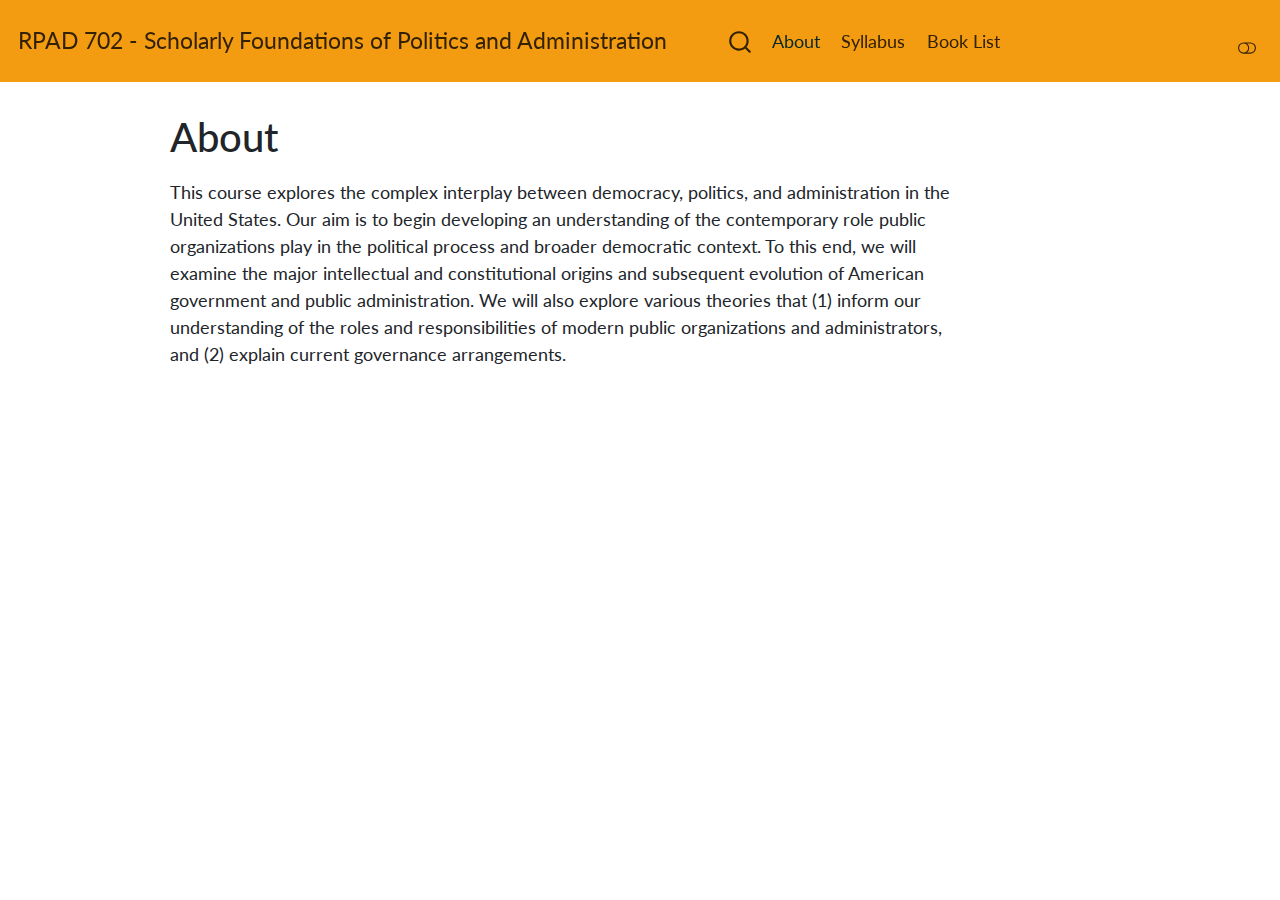
<file: docs/index.html>
<!DOCTYPE html>
<html xmlns="http://www.w3.org/1999/xhtml" lang="en" xml:lang="en"><head>

<meta charset="utf-8">
<meta name="generator" content="quarto-1.3.433">

<meta name="viewport" content="width=device-width, initial-scale=1.0, user-scalable=yes">


<title>RPAD 702 - Scholarly Foundations of Politics and Administration - About</title>
<style>
code{white-space: pre-wrap;}
span.smallcaps{font-variant: small-caps;}
div.columns{display: flex; gap: min(4vw, 1.5em);}
div.column{flex: auto; overflow-x: auto;}
div.hanging-indent{margin-left: 1.5em; text-indent: -1.5em;}
ul.task-list{list-style: none;}
ul.task-list li input[type="checkbox"] {
  width: 0.8em;
  margin: 0 0.8em 0.2em -1em; /* quarto-specific, see https://github.com/quarto-dev/quarto-cli/issues/4556 */ 
  vertical-align: middle;
}
</style>


<script src="site_libs/quarto-nav/quarto-nav.js"></script>
<script src="site_libs/quarto-nav/headroom.min.js"></script>
<script src="site_libs/clipboard/clipboard.min.js"></script>
<script src="site_libs/quarto-search/autocomplete.umd.js"></script>
<script src="site_libs/quarto-search/fuse.min.js"></script>
<script src="site_libs/quarto-search/quarto-search.js"></script>
<meta name="quarto:offset" content="./">
<script src="site_libs/quarto-html/quarto.js"></script>
<script src="site_libs/quarto-html/popper.min.js"></script>
<script src="site_libs/quarto-html/tippy.umd.min.js"></script>
<script src="site_libs/quarto-html/anchor.min.js"></script>
<link href="site_libs/quarto-html/tippy.css" rel="stylesheet">
<link href="site_libs/quarto-html/quarto-syntax-highlighting.css" rel="stylesheet" class="quarto-color-scheme" id="quarto-text-highlighting-styles">
<link href="site_libs/quarto-html/quarto-syntax-highlighting-dark.css" rel="prefetch" class="quarto-color-scheme quarto-color-alternate" id="quarto-text-highlighting-styles">
<script src="site_libs/bootstrap/bootstrap.min.js"></script>
<link href="site_libs/bootstrap/bootstrap-icons.css" rel="stylesheet">
<link href="site_libs/bootstrap/bootstrap.min.css" rel="stylesheet" class="quarto-color-scheme" id="quarto-bootstrap" data-mode="light">
<link href="site_libs/bootstrap/bootstrap-dark.min.css" rel="prefetch" class="quarto-color-scheme quarto-color-alternate" id="quarto-bootstrap" data-mode="dark">
<script id="quarto-search-options" type="application/json">{
  "location": "navbar",
  "copy-button": false,
  "collapse-after": 3,
  "panel-placement": "end",
  "type": "overlay",
  "limit": 20,
  "language": {
    "search-no-results-text": "No results",
    "search-matching-documents-text": "matching documents",
    "search-copy-link-title": "Copy link to search",
    "search-hide-matches-text": "Hide additional matches",
    "search-more-match-text": "more match in this document",
    "search-more-matches-text": "more matches in this document",
    "search-clear-button-title": "Clear",
    "search-detached-cancel-button-title": "Cancel",
    "search-submit-button-title": "Submit",
    "search-label": "Search"
  }
}</script>


<link rel="stylesheet" href="styles.css">
</head>

<body class="nav-fixed">

<div id="quarto-search-results"></div>
  <header id="quarto-header" class="headroom fixed-top">
    <nav class="navbar navbar-expand-lg navbar-dark ">
      <div class="navbar-container container-fluid">
      <div class="navbar-brand-container">
    <a class="navbar-brand" href="./index.html">
    <span class="navbar-title">RPAD 702 - Scholarly Foundations of Politics and Administration</span>
    </a>
  </div>
            <div id="quarto-search" class="" title="Search"></div>
          <button class="navbar-toggler" type="button" data-bs-toggle="collapse" data-bs-target="#navbarCollapse" aria-controls="navbarCollapse" aria-expanded="false" aria-label="Toggle navigation" onclick="if (window.quartoToggleHeadroom) { window.quartoToggleHeadroom(); }">
  <span class="navbar-toggler-icon"></span>
</button>
          <div class="collapse navbar-collapse" id="navbarCollapse">
            <ul class="navbar-nav navbar-nav-scroll me-auto">
  <li class="nav-item">
    <a class="nav-link active" href="./index.html" rel="" target="" aria-current="page">
 <span class="menu-text">About</span></a>
  </li>  
  <li class="nav-item">
    <a class="nav-link" href="./syllabus702.html" rel="" target="">
 <span class="menu-text">Syllabus</span></a>
  </li>  
  <li class="nav-item">
    <a class="nav-link" href="./booklist.html" rel="" target="">
 <span class="menu-text">Book List</span></a>
  </li>  
</ul>
            <div class="quarto-navbar-tools ms-auto">
  <a href="" class="quarto-color-scheme-toggle quarto-navigation-tool  px-1" onclick="window.quartoToggleColorScheme(); return false;" title="Toggle dark mode"><i class="bi"></i></a>
</div>
          </div> <!-- /navcollapse -->
      </div> <!-- /container-fluid -->
    </nav>
</header>
<!-- content -->
<div id="quarto-content" class="quarto-container page-columns page-rows-contents page-layout-article page-navbar">
<!-- sidebar -->
<!-- margin-sidebar -->
    <div id="quarto-margin-sidebar" class="sidebar margin-sidebar">
        
    </div>
<!-- main -->
<main class="content" id="quarto-document-content">

<header id="title-block-header" class="quarto-title-block default">
<div class="quarto-title">
<h1 class="title">About</h1>
</div>



<div class="quarto-title-meta">

    
  
    
  </div>
  

</header>

<p>This course explores the complex interplay between democracy, politics, and administration in the United States. Our aim is to begin developing an understanding of the contemporary role public organizations play in the political process and broader democratic context. To this end, we will examine the major intellectual and constitutional origins and subsequent evolution of American government and public administration. We will also explore various theories that (1) inform our understanding of the roles and responsibilities of modern public organizations and administrators, and (2) explain current governance arrangements.</p>



</main> <!-- /main -->
<script id="quarto-html-after-body" type="application/javascript">
window.document.addEventListener("DOMContentLoaded", function (event) {
  const toggleBodyColorMode = (bsSheetEl) => {
    const mode = bsSheetEl.getAttribute("data-mode");
    const bodyEl = window.document.querySelector("body");
    if (mode === "dark") {
      bodyEl.classList.add("quarto-dark");
      bodyEl.classList.remove("quarto-light");
    } else {
      bodyEl.classList.add("quarto-light");
      bodyEl.classList.remove("quarto-dark");
    }
  }
  const toggleBodyColorPrimary = () => {
    const bsSheetEl = window.document.querySelector("link#quarto-bootstrap");
    if (bsSheetEl) {
      toggleBodyColorMode(bsSheetEl);
    }
  }
  toggleBodyColorPrimary();  
  const disableStylesheet = (stylesheets) => {
    for (let i=0; i < stylesheets.length; i++) {
      const stylesheet = stylesheets[i];
      stylesheet.rel = 'prefetch';
    }
  }
  const enableStylesheet = (stylesheets) => {
    for (let i=0; i < stylesheets.length; i++) {
      const stylesheet = stylesheets[i];
      stylesheet.rel = 'stylesheet';
    }
  }
  const manageTransitions = (selector, allowTransitions) => {
    const els = window.document.querySelectorAll(selector);
    for (let i=0; i < els.length; i++) {
      const el = els[i];
      if (allowTransitions) {
        el.classList.remove('notransition');
      } else {
        el.classList.add('notransition');
      }
    }
  }
  const toggleColorMode = (alternate) => {
    // Switch the stylesheets
    const alternateStylesheets = window.document.querySelectorAll('link.quarto-color-scheme.quarto-color-alternate');
    manageTransitions('#quarto-margin-sidebar .nav-link', false);
    if (alternate) {
      enableStylesheet(alternateStylesheets);
      for (const sheetNode of alternateStylesheets) {
        if (sheetNode.id === "quarto-bootstrap") {
          toggleBodyColorMode(sheetNode);
        }
      }
    } else {
      disableStylesheet(alternateStylesheets);
      toggleBodyColorPrimary();
    }
    manageTransitions('#quarto-margin-sidebar .nav-link', true);
    // Switch the toggles
    const toggles = window.document.querySelectorAll('.quarto-color-scheme-toggle');
    for (let i=0; i < toggles.length; i++) {
      const toggle = toggles[i];
      if (toggle) {
        if (alternate) {
          toggle.classList.add("alternate");     
        } else {
          toggle.classList.remove("alternate");
        }
      }
    }
    // Hack to workaround the fact that safari doesn't
    // properly recolor the scrollbar when toggling (#1455)
    if (navigator.userAgent.indexOf('Safari') > 0 && navigator.userAgent.indexOf('Chrome') == -1) {
      manageTransitions("body", false);
      window.scrollTo(0, 1);
      setTimeout(() => {
        window.scrollTo(0, 0);
        manageTransitions("body", true);
      }, 40);  
    }
  }
  const isFileUrl = () => { 
    return window.location.protocol === 'file:';
  }
  const hasAlternateSentinel = () => {  
    let styleSentinel = getColorSchemeSentinel();
    if (styleSentinel !== null) {
      return styleSentinel === "alternate";
    } else {
      return false;
    }
  }
  const setStyleSentinel = (alternate) => {
    const value = alternate ? "alternate" : "default";
    if (!isFileUrl()) {
      window.localStorage.setItem("quarto-color-scheme", value);
    } else {
      localAlternateSentinel = value;
    }
  }
  const getColorSchemeSentinel = () => {
    if (!isFileUrl()) {
      const storageValue = window.localStorage.getItem("quarto-color-scheme");
      return storageValue != null ? storageValue : localAlternateSentinel;
    } else {
      return localAlternateSentinel;
    }
  }
  let localAlternateSentinel = 'default';
  // Dark / light mode switch
  window.quartoToggleColorScheme = () => {
    // Read the current dark / light value 
    let toAlternate = !hasAlternateSentinel();
    toggleColorMode(toAlternate);
    setStyleSentinel(toAlternate);
  };
  // Ensure there is a toggle, if there isn't float one in the top right
  if (window.document.querySelector('.quarto-color-scheme-toggle') === null) {
    const a = window.document.createElement('a');
    a.classList.add('top-right');
    a.classList.add('quarto-color-scheme-toggle');
    a.href = "";
    a.onclick = function() { try { window.quartoToggleColorScheme(); } catch {} return false; };
    const i = window.document.createElement("i");
    i.classList.add('bi');
    a.appendChild(i);
    window.document.body.appendChild(a);
  }
  // Switch to dark mode if need be
  if (hasAlternateSentinel()) {
    toggleColorMode(true);
  } else {
    toggleColorMode(false);
  }
  const icon = "";
  const anchorJS = new window.AnchorJS();
  anchorJS.options = {
    placement: 'right',
    icon: icon
  };
  anchorJS.add('.anchored');
  const isCodeAnnotation = (el) => {
    for (const clz of el.classList) {
      if (clz.startsWith('code-annotation-')) {                     
        return true;
      }
    }
    return false;
  }
  const clipboard = new window.ClipboardJS('.code-copy-button', {
    text: function(trigger) {
      const codeEl = trigger.previousElementSibling.cloneNode(true);
      for (const childEl of codeEl.children) {
        if (isCodeAnnotation(childEl)) {
          childEl.remove();
        }
      }
      return codeEl.innerText;
    }
  });
  clipboard.on('success', function(e) {
    // button target
    const button = e.trigger;
    // don't keep focus
    button.blur();
    // flash "checked"
    button.classList.add('code-copy-button-checked');
    var currentTitle = button.getAttribute("title");
    button.setAttribute("title", "Copied!");
    let tooltip;
    if (window.bootstrap) {
      button.setAttribute("data-bs-toggle", "tooltip");
      button.setAttribute("data-bs-placement", "left");
      button.setAttribute("data-bs-title", "Copied!");
      tooltip = new bootstrap.Tooltip(button, 
        { trigger: "manual", 
          customClass: "code-copy-button-tooltip",
          offset: [0, -8]});
      tooltip.show();    
    }
    setTimeout(function() {
      if (tooltip) {
        tooltip.hide();
        button.removeAttribute("data-bs-title");
        button.removeAttribute("data-bs-toggle");
        button.removeAttribute("data-bs-placement");
      }
      button.setAttribute("title", currentTitle);
      button.classList.remove('code-copy-button-checked');
    }, 1000);
    // clear code selection
    e.clearSelection();
  });
  function tippyHover(el, contentFn) {
    const config = {
      allowHTML: true,
      content: contentFn,
      maxWidth: 500,
      delay: 100,
      arrow: false,
      appendTo: function(el) {
          return el.parentElement;
      },
      interactive: true,
      interactiveBorder: 10,
      theme: 'quarto',
      placement: 'bottom-start'
    };
    window.tippy(el, config); 
  }
  const noterefs = window.document.querySelectorAll('a[role="doc-noteref"]');
  for (var i=0; i<noterefs.length; i++) {
    const ref = noterefs[i];
    tippyHover(ref, function() {
      // use id or data attribute instead here
      let href = ref.getAttribute('data-footnote-href') || ref.getAttribute('href');
      try { href = new URL(href).hash; } catch {}
      const id = href.replace(/^#\/?/, "");
      const note = window.document.getElementById(id);
      return note.innerHTML;
    });
  }
      let selectedAnnoteEl;
      const selectorForAnnotation = ( cell, annotation) => {
        let cellAttr = 'data-code-cell="' + cell + '"';
        let lineAttr = 'data-code-annotation="' +  annotation + '"';
        const selector = 'span[' + cellAttr + '][' + lineAttr + ']';
        return selector;
      }
      const selectCodeLines = (annoteEl) => {
        const doc = window.document;
        const targetCell = annoteEl.getAttribute("data-target-cell");
        const targetAnnotation = annoteEl.getAttribute("data-target-annotation");
        const annoteSpan = window.document.querySelector(selectorForAnnotation(targetCell, targetAnnotation));
        const lines = annoteSpan.getAttribute("data-code-lines").split(",");
        const lineIds = lines.map((line) => {
          return targetCell + "-" + line;
        })
        let top = null;
        let height = null;
        let parent = null;
        if (lineIds.length > 0) {
            //compute the position of the single el (top and bottom and make a div)
            const el = window.document.getElementById(lineIds[0]);
            top = el.offsetTop;
            height = el.offsetHeight;
            parent = el.parentElement.parentElement;
          if (lineIds.length > 1) {
            const lastEl = window.document.getElementById(lineIds[lineIds.length - 1]);
            const bottom = lastEl.offsetTop + lastEl.offsetHeight;
            height = bottom - top;
          }
          if (top !== null && height !== null && parent !== null) {
            // cook up a div (if necessary) and position it 
            let div = window.document.getElementById("code-annotation-line-highlight");
            if (div === null) {
              div = window.document.createElement("div");
              div.setAttribute("id", "code-annotation-line-highlight");
              div.style.position = 'absolute';
              parent.appendChild(div);
            }
            div.style.top = top - 2 + "px";
            div.style.height = height + 4 + "px";
            let gutterDiv = window.document.getElementById("code-annotation-line-highlight-gutter");
            if (gutterDiv === null) {
              gutterDiv = window.document.createElement("div");
              gutterDiv.setAttribute("id", "code-annotation-line-highlight-gutter");
              gutterDiv.style.position = 'absolute';
              const codeCell = window.document.getElementById(targetCell);
              const gutter = codeCell.querySelector('.code-annotation-gutter');
              gutter.appendChild(gutterDiv);
            }
            gutterDiv.style.top = top - 2 + "px";
            gutterDiv.style.height = height + 4 + "px";
          }
          selectedAnnoteEl = annoteEl;
        }
      };
      const unselectCodeLines = () => {
        const elementsIds = ["code-annotation-line-highlight", "code-annotation-line-highlight-gutter"];
        elementsIds.forEach((elId) => {
          const div = window.document.getElementById(elId);
          if (div) {
            div.remove();
          }
        });
        selectedAnnoteEl = undefined;
      };
      // Attach click handler to the DT
      const annoteDls = window.document.querySelectorAll('dt[data-target-cell]');
      for (const annoteDlNode of annoteDls) {
        annoteDlNode.addEventListener('click', (event) => {
          const clickedEl = event.target;
          if (clickedEl !== selectedAnnoteEl) {
            unselectCodeLines();
            const activeEl = window.document.querySelector('dt[data-target-cell].code-annotation-active');
            if (activeEl) {
              activeEl.classList.remove('code-annotation-active');
            }
            selectCodeLines(clickedEl);
            clickedEl.classList.add('code-annotation-active');
          } else {
            // Unselect the line
            unselectCodeLines();
            clickedEl.classList.remove('code-annotation-active');
          }
        });
      }
  const findCites = (el) => {
    const parentEl = el.parentElement;
    if (parentEl) {
      const cites = parentEl.dataset.cites;
      if (cites) {
        return {
          el,
          cites: cites.split(' ')
        };
      } else {
        return findCites(el.parentElement)
      }
    } else {
      return undefined;
    }
  };
  var bibliorefs = window.document.querySelectorAll('a[role="doc-biblioref"]');
  for (var i=0; i<bibliorefs.length; i++) {
    const ref = bibliorefs[i];
    const citeInfo = findCites(ref);
    if (citeInfo) {
      tippyHover(citeInfo.el, function() {
        var popup = window.document.createElement('div');
        citeInfo.cites.forEach(function(cite) {
          var citeDiv = window.document.createElement('div');
          citeDiv.classList.add('hanging-indent');
          citeDiv.classList.add('csl-entry');
          var biblioDiv = window.document.getElementById('ref-' + cite);
          if (biblioDiv) {
            citeDiv.innerHTML = biblioDiv.innerHTML;
          }
          popup.appendChild(citeDiv);
        });
        return popup.innerHTML;
      });
    }
  }
});
</script>
</div> <!-- /content -->



</body></html>
</file>
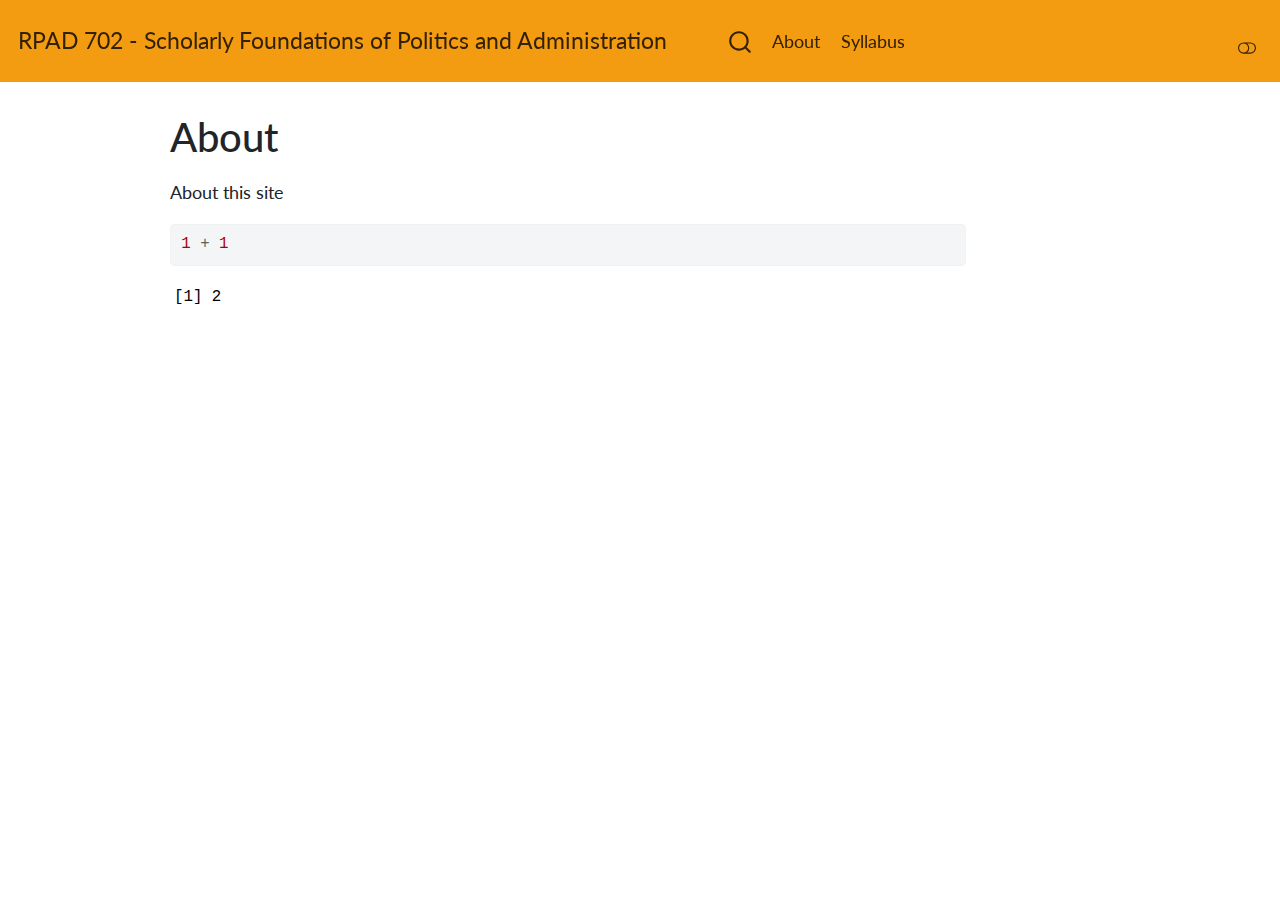
<file: docs/about.html>
<!DOCTYPE html>
<html xmlns="http://www.w3.org/1999/xhtml" lang="en" xml:lang="en"><head>

<meta charset="utf-8">
<meta name="generator" content="quarto-1.3.433">

<meta name="viewport" content="width=device-width, initial-scale=1.0, user-scalable=yes">


<title>RPAD 702 - Scholarly Foundations of Politics and Administration - About</title>
<style>
code{white-space: pre-wrap;}
span.smallcaps{font-variant: small-caps;}
div.columns{display: flex; gap: min(4vw, 1.5em);}
div.column{flex: auto; overflow-x: auto;}
div.hanging-indent{margin-left: 1.5em; text-indent: -1.5em;}
ul.task-list{list-style: none;}
ul.task-list li input[type="checkbox"] {
  width: 0.8em;
  margin: 0 0.8em 0.2em -1em; /* quarto-specific, see https://github.com/quarto-dev/quarto-cli/issues/4556 */ 
  vertical-align: middle;
}
/* CSS for syntax highlighting */
pre > code.sourceCode { white-space: pre; position: relative; }
pre > code.sourceCode > span { display: inline-block; line-height: 1.25; }
pre > code.sourceCode > span:empty { height: 1.2em; }
.sourceCode { overflow: visible; }
code.sourceCode > span { color: inherit; text-decoration: inherit; }
div.sourceCode { margin: 1em 0; }
pre.sourceCode { margin: 0; }
@media screen {
div.sourceCode { overflow: auto; }
}
@media print {
pre > code.sourceCode { white-space: pre-wrap; }
pre > code.sourceCode > span { text-indent: -5em; padding-left: 5em; }
}
pre.numberSource code
  { counter-reset: source-line 0; }
pre.numberSource code > span
  { position: relative; left: -4em; counter-increment: source-line; }
pre.numberSource code > span > a:first-child::before
  { content: counter(source-line);
    position: relative; left: -1em; text-align: right; vertical-align: baseline;
    border: none; display: inline-block;
    -webkit-touch-callout: none; -webkit-user-select: none;
    -khtml-user-select: none; -moz-user-select: none;
    -ms-user-select: none; user-select: none;
    padding: 0 4px; width: 4em;
  }
pre.numberSource { margin-left: 3em;  padding-left: 4px; }
div.sourceCode
  {   }
@media screen {
pre > code.sourceCode > span > a:first-child::before { text-decoration: underline; }
}
</style>


<script src="site_libs/quarto-nav/quarto-nav.js"></script>
<script src="site_libs/quarto-nav/headroom.min.js"></script>
<script src="site_libs/clipboard/clipboard.min.js"></script>
<script src="site_libs/quarto-search/autocomplete.umd.js"></script>
<script src="site_libs/quarto-search/fuse.min.js"></script>
<script src="site_libs/quarto-search/quarto-search.js"></script>
<meta name="quarto:offset" content="./">
<script src="site_libs/quarto-html/quarto.js"></script>
<script src="site_libs/quarto-html/popper.min.js"></script>
<script src="site_libs/quarto-html/tippy.umd.min.js"></script>
<script src="site_libs/quarto-html/anchor.min.js"></script>
<link href="site_libs/quarto-html/tippy.css" rel="stylesheet">
<link href="site_libs/quarto-html/quarto-syntax-highlighting.css" rel="stylesheet" class="quarto-color-scheme" id="quarto-text-highlighting-styles">
<link href="site_libs/quarto-html/quarto-syntax-highlighting-dark.css" rel="prefetch" class="quarto-color-scheme quarto-color-alternate" id="quarto-text-highlighting-styles">
<script src="site_libs/bootstrap/bootstrap.min.js"></script>
<link href="site_libs/bootstrap/bootstrap-icons.css" rel="stylesheet">
<link href="site_libs/bootstrap/bootstrap.min.css" rel="stylesheet" class="quarto-color-scheme" id="quarto-bootstrap" data-mode="light">
<link href="site_libs/bootstrap/bootstrap-dark.min.css" rel="prefetch" class="quarto-color-scheme quarto-color-alternate" id="quarto-bootstrap" data-mode="dark">
<script id="quarto-search-options" type="application/json">{
  "location": "navbar",
  "copy-button": false,
  "collapse-after": 3,
  "panel-placement": "end",
  "type": "overlay",
  "limit": 20,
  "language": {
    "search-no-results-text": "No results",
    "search-matching-documents-text": "matching documents",
    "search-copy-link-title": "Copy link to search",
    "search-hide-matches-text": "Hide additional matches",
    "search-more-match-text": "more match in this document",
    "search-more-matches-text": "more matches in this document",
    "search-clear-button-title": "Clear",
    "search-detached-cancel-button-title": "Cancel",
    "search-submit-button-title": "Submit",
    "search-label": "Search"
  }
}</script>


<link rel="stylesheet" href="styles.css">
</head>

<body class="nav-fixed">

<div id="quarto-search-results"></div>
  <header id="quarto-header" class="headroom fixed-top">
    <nav class="navbar navbar-expand-lg navbar-dark ">
      <div class="navbar-container container-fluid">
      <div class="navbar-brand-container">
    <a class="navbar-brand" href="./index.html">
    <span class="navbar-title">RPAD 702 - Scholarly Foundations of Politics and Administration</span>
    </a>
  </div>
            <div id="quarto-search" class="" title="Search"></div>
          <button class="navbar-toggler" type="button" data-bs-toggle="collapse" data-bs-target="#navbarCollapse" aria-controls="navbarCollapse" aria-expanded="false" aria-label="Toggle navigation" onclick="if (window.quartoToggleHeadroom) { window.quartoToggleHeadroom(); }">
  <span class="navbar-toggler-icon"></span>
</button>
          <div class="collapse navbar-collapse" id="navbarCollapse">
            <ul class="navbar-nav navbar-nav-scroll me-auto">
  <li class="nav-item">
    <a class="nav-link" href="./index.html" rel="" target="">
 <span class="menu-text">About</span></a>
  </li>  
  <li class="nav-item">
    <a class="nav-link" href="./syllabus702.html" rel="" target="">
 <span class="menu-text">Syllabus</span></a>
  </li>  
</ul>
            <div class="quarto-navbar-tools ms-auto">
  <a href="" class="quarto-color-scheme-toggle quarto-navigation-tool  px-1" onclick="window.quartoToggleColorScheme(); return false;" title="Toggle dark mode"><i class="bi"></i></a>
</div>
          </div> <!-- /navcollapse -->
      </div> <!-- /container-fluid -->
    </nav>
</header>
<!-- content -->
<div id="quarto-content" class="quarto-container page-columns page-rows-contents page-layout-article page-navbar">
<!-- sidebar -->
<!-- margin-sidebar -->
    <div id="quarto-margin-sidebar" class="sidebar margin-sidebar">
        
    </div>
<!-- main -->
<main class="content" id="quarto-document-content">

<header id="title-block-header" class="quarto-title-block default">
<div class="quarto-title">
<h1 class="title">About</h1>
</div>



<div class="quarto-title-meta">

    
  
    
  </div>
  

</header>

<p>About this site</p>
<div class="cell">
<div class="sourceCode cell-code" id="cb1"><pre class="sourceCode r code-with-copy"><code class="sourceCode r"><span id="cb1-1"><a href="#cb1-1" aria-hidden="true" tabindex="-1"></a><span class="dv">1</span> <span class="sc">+</span> <span class="dv">1</span></span></code><button title="Copy to Clipboard" class="code-copy-button"><i class="bi"></i></button></pre></div>
<div class="cell-output cell-output-stdout">
<pre><code>[1] 2</code></pre>
</div>
</div>



</main> <!-- /main -->
<script id="quarto-html-after-body" type="application/javascript">
window.document.addEventListener("DOMContentLoaded", function (event) {
  const toggleBodyColorMode = (bsSheetEl) => {
    const mode = bsSheetEl.getAttribute("data-mode");
    const bodyEl = window.document.querySelector("body");
    if (mode === "dark") {
      bodyEl.classList.add("quarto-dark");
      bodyEl.classList.remove("quarto-light");
    } else {
      bodyEl.classList.add("quarto-light");
      bodyEl.classList.remove("quarto-dark");
    }
  }
  const toggleBodyColorPrimary = () => {
    const bsSheetEl = window.document.querySelector("link#quarto-bootstrap");
    if (bsSheetEl) {
      toggleBodyColorMode(bsSheetEl);
    }
  }
  toggleBodyColorPrimary();  
  const disableStylesheet = (stylesheets) => {
    for (let i=0; i < stylesheets.length; i++) {
      const stylesheet = stylesheets[i];
      stylesheet.rel = 'prefetch';
    }
  }
  const enableStylesheet = (stylesheets) => {
    for (let i=0; i < stylesheets.length; i++) {
      const stylesheet = stylesheets[i];
      stylesheet.rel = 'stylesheet';
    }
  }
  const manageTransitions = (selector, allowTransitions) => {
    const els = window.document.querySelectorAll(selector);
    for (let i=0; i < els.length; i++) {
      const el = els[i];
      if (allowTransitions) {
        el.classList.remove('notransition');
      } else {
        el.classList.add('notransition');
      }
    }
  }
  const toggleColorMode = (alternate) => {
    // Switch the stylesheets
    const alternateStylesheets = window.document.querySelectorAll('link.quarto-color-scheme.quarto-color-alternate');
    manageTransitions('#quarto-margin-sidebar .nav-link', false);
    if (alternate) {
      enableStylesheet(alternateStylesheets);
      for (const sheetNode of alternateStylesheets) {
        if (sheetNode.id === "quarto-bootstrap") {
          toggleBodyColorMode(sheetNode);
        }
      }
    } else {
      disableStylesheet(alternateStylesheets);
      toggleBodyColorPrimary();
    }
    manageTransitions('#quarto-margin-sidebar .nav-link', true);
    // Switch the toggles
    const toggles = window.document.querySelectorAll('.quarto-color-scheme-toggle');
    for (let i=0; i < toggles.length; i++) {
      const toggle = toggles[i];
      if (toggle) {
        if (alternate) {
          toggle.classList.add("alternate");     
        } else {
          toggle.classList.remove("alternate");
        }
      }
    }
    // Hack to workaround the fact that safari doesn't
    // properly recolor the scrollbar when toggling (#1455)
    if (navigator.userAgent.indexOf('Safari') > 0 && navigator.userAgent.indexOf('Chrome') == -1) {
      manageTransitions("body", false);
      window.scrollTo(0, 1);
      setTimeout(() => {
        window.scrollTo(0, 0);
        manageTransitions("body", true);
      }, 40);  
    }
  }
  const isFileUrl = () => { 
    return window.location.protocol === 'file:';
  }
  const hasAlternateSentinel = () => {  
    let styleSentinel = getColorSchemeSentinel();
    if (styleSentinel !== null) {
      return styleSentinel === "alternate";
    } else {
      return false;
    }
  }
  const setStyleSentinel = (alternate) => {
    const value = alternate ? "alternate" : "default";
    if (!isFileUrl()) {
      window.localStorage.setItem("quarto-color-scheme", value);
    } else {
      localAlternateSentinel = value;
    }
  }
  const getColorSchemeSentinel = () => {
    if (!isFileUrl()) {
      const storageValue = window.localStorage.getItem("quarto-color-scheme");
      return storageValue != null ? storageValue : localAlternateSentinel;
    } else {
      return localAlternateSentinel;
    }
  }
  let localAlternateSentinel = 'default';
  // Dark / light mode switch
  window.quartoToggleColorScheme = () => {
    // Read the current dark / light value 
    let toAlternate = !hasAlternateSentinel();
    toggleColorMode(toAlternate);
    setStyleSentinel(toAlternate);
  };
  // Ensure there is a toggle, if there isn't float one in the top right
  if (window.document.querySelector('.quarto-color-scheme-toggle') === null) {
    const a = window.document.createElement('a');
    a.classList.add('top-right');
    a.classList.add('quarto-color-scheme-toggle');
    a.href = "";
    a.onclick = function() { try { window.quartoToggleColorScheme(); } catch {} return false; };
    const i = window.document.createElement("i");
    i.classList.add('bi');
    a.appendChild(i);
    window.document.body.appendChild(a);
  }
  // Switch to dark mode if need be
  if (hasAlternateSentinel()) {
    toggleColorMode(true);
  } else {
    toggleColorMode(false);
  }
  const icon = "";
  const anchorJS = new window.AnchorJS();
  anchorJS.options = {
    placement: 'right',
    icon: icon
  };
  anchorJS.add('.anchored');
  const isCodeAnnotation = (el) => {
    for (const clz of el.classList) {
      if (clz.startsWith('code-annotation-')) {                     
        return true;
      }
    }
    return false;
  }
  const clipboard = new window.ClipboardJS('.code-copy-button', {
    text: function(trigger) {
      const codeEl = trigger.previousElementSibling.cloneNode(true);
      for (const childEl of codeEl.children) {
        if (isCodeAnnotation(childEl)) {
          childEl.remove();
        }
      }
      return codeEl.innerText;
    }
  });
  clipboard.on('success', function(e) {
    // button target
    const button = e.trigger;
    // don't keep focus
    button.blur();
    // flash "checked"
    button.classList.add('code-copy-button-checked');
    var currentTitle = button.getAttribute("title");
    button.setAttribute("title", "Copied!");
    let tooltip;
    if (window.bootstrap) {
      button.setAttribute("data-bs-toggle", "tooltip");
      button.setAttribute("data-bs-placement", "left");
      button.setAttribute("data-bs-title", "Copied!");
      tooltip = new bootstrap.Tooltip(button, 
        { trigger: "manual", 
          customClass: "code-copy-button-tooltip",
          offset: [0, -8]});
      tooltip.show();    
    }
    setTimeout(function() {
      if (tooltip) {
        tooltip.hide();
        button.removeAttribute("data-bs-title");
        button.removeAttribute("data-bs-toggle");
        button.removeAttribute("data-bs-placement");
      }
      button.setAttribute("title", currentTitle);
      button.classList.remove('code-copy-button-checked');
    }, 1000);
    // clear code selection
    e.clearSelection();
  });
  function tippyHover(el, contentFn) {
    const config = {
      allowHTML: true,
      content: contentFn,
      maxWidth: 500,
      delay: 100,
      arrow: false,
      appendTo: function(el) {
          return el.parentElement;
      },
      interactive: true,
      interactiveBorder: 10,
      theme: 'quarto',
      placement: 'bottom-start'
    };
    window.tippy(el, config); 
  }
  const noterefs = window.document.querySelectorAll('a[role="doc-noteref"]');
  for (var i=0; i<noterefs.length; i++) {
    const ref = noterefs[i];
    tippyHover(ref, function() {
      // use id or data attribute instead here
      let href = ref.getAttribute('data-footnote-href') || ref.getAttribute('href');
      try { href = new URL(href).hash; } catch {}
      const id = href.replace(/^#\/?/, "");
      const note = window.document.getElementById(id);
      return note.innerHTML;
    });
  }
      let selectedAnnoteEl;
      const selectorForAnnotation = ( cell, annotation) => {
        let cellAttr = 'data-code-cell="' + cell + '"';
        let lineAttr = 'data-code-annotation="' +  annotation + '"';
        const selector = 'span[' + cellAttr + '][' + lineAttr + ']';
        return selector;
      }
      const selectCodeLines = (annoteEl) => {
        const doc = window.document;
        const targetCell = annoteEl.getAttribute("data-target-cell");
        const targetAnnotation = annoteEl.getAttribute("data-target-annotation");
        const annoteSpan = window.document.querySelector(selectorForAnnotation(targetCell, targetAnnotation));
        const lines = annoteSpan.getAttribute("data-code-lines").split(",");
        const lineIds = lines.map((line) => {
          return targetCell + "-" + line;
        })
        let top = null;
        let height = null;
        let parent = null;
        if (lineIds.length > 0) {
            //compute the position of the single el (top and bottom and make a div)
            const el = window.document.getElementById(lineIds[0]);
            top = el.offsetTop;
            height = el.offsetHeight;
            parent = el.parentElement.parentElement;
          if (lineIds.length > 1) {
            const lastEl = window.document.getElementById(lineIds[lineIds.length - 1]);
            const bottom = lastEl.offsetTop + lastEl.offsetHeight;
            height = bottom - top;
          }
          if (top !== null && height !== null && parent !== null) {
            // cook up a div (if necessary) and position it 
            let div = window.document.getElementById("code-annotation-line-highlight");
            if (div === null) {
              div = window.document.createElement("div");
              div.setAttribute("id", "code-annotation-line-highlight");
              div.style.position = 'absolute';
              parent.appendChild(div);
            }
            div.style.top = top - 2 + "px";
            div.style.height = height + 4 + "px";
            let gutterDiv = window.document.getElementById("code-annotation-line-highlight-gutter");
            if (gutterDiv === null) {
              gutterDiv = window.document.createElement("div");
              gutterDiv.setAttribute("id", "code-annotation-line-highlight-gutter");
              gutterDiv.style.position = 'absolute';
              const codeCell = window.document.getElementById(targetCell);
              const gutter = codeCell.querySelector('.code-annotation-gutter');
              gutter.appendChild(gutterDiv);
            }
            gutterDiv.style.top = top - 2 + "px";
            gutterDiv.style.height = height + 4 + "px";
          }
          selectedAnnoteEl = annoteEl;
        }
      };
      const unselectCodeLines = () => {
        const elementsIds = ["code-annotation-line-highlight", "code-annotation-line-highlight-gutter"];
        elementsIds.forEach((elId) => {
          const div = window.document.getElementById(elId);
          if (div) {
            div.remove();
          }
        });
        selectedAnnoteEl = undefined;
      };
      // Attach click handler to the DT
      const annoteDls = window.document.querySelectorAll('dt[data-target-cell]');
      for (const annoteDlNode of annoteDls) {
        annoteDlNode.addEventListener('click', (event) => {
          const clickedEl = event.target;
          if (clickedEl !== selectedAnnoteEl) {
            unselectCodeLines();
            const activeEl = window.document.querySelector('dt[data-target-cell].code-annotation-active');
            if (activeEl) {
              activeEl.classList.remove('code-annotation-active');
            }
            selectCodeLines(clickedEl);
            clickedEl.classList.add('code-annotation-active');
          } else {
            // Unselect the line
            unselectCodeLines();
            clickedEl.classList.remove('code-annotation-active');
          }
        });
      }
  const findCites = (el) => {
    const parentEl = el.parentElement;
    if (parentEl) {
      const cites = parentEl.dataset.cites;
      if (cites) {
        return {
          el,
          cites: cites.split(' ')
        };
      } else {
        return findCites(el.parentElement)
      }
    } else {
      return undefined;
    }
  };
  var bibliorefs = window.document.querySelectorAll('a[role="doc-biblioref"]');
  for (var i=0; i<bibliorefs.length; i++) {
    const ref = bibliorefs[i];
    const citeInfo = findCites(ref);
    if (citeInfo) {
      tippyHover(citeInfo.el, function() {
        var popup = window.document.createElement('div');
        citeInfo.cites.forEach(function(cite) {
          var citeDiv = window.document.createElement('div');
          citeDiv.classList.add('hanging-indent');
          citeDiv.classList.add('csl-entry');
          var biblioDiv = window.document.getElementById('ref-' + cite);
          if (biblioDiv) {
            citeDiv.innerHTML = biblioDiv.innerHTML;
          }
          popup.appendChild(citeDiv);
        });
        return popup.innerHTML;
      });
    }
  }
});
</script>
</div> <!-- /content -->



</body></html>
</file>
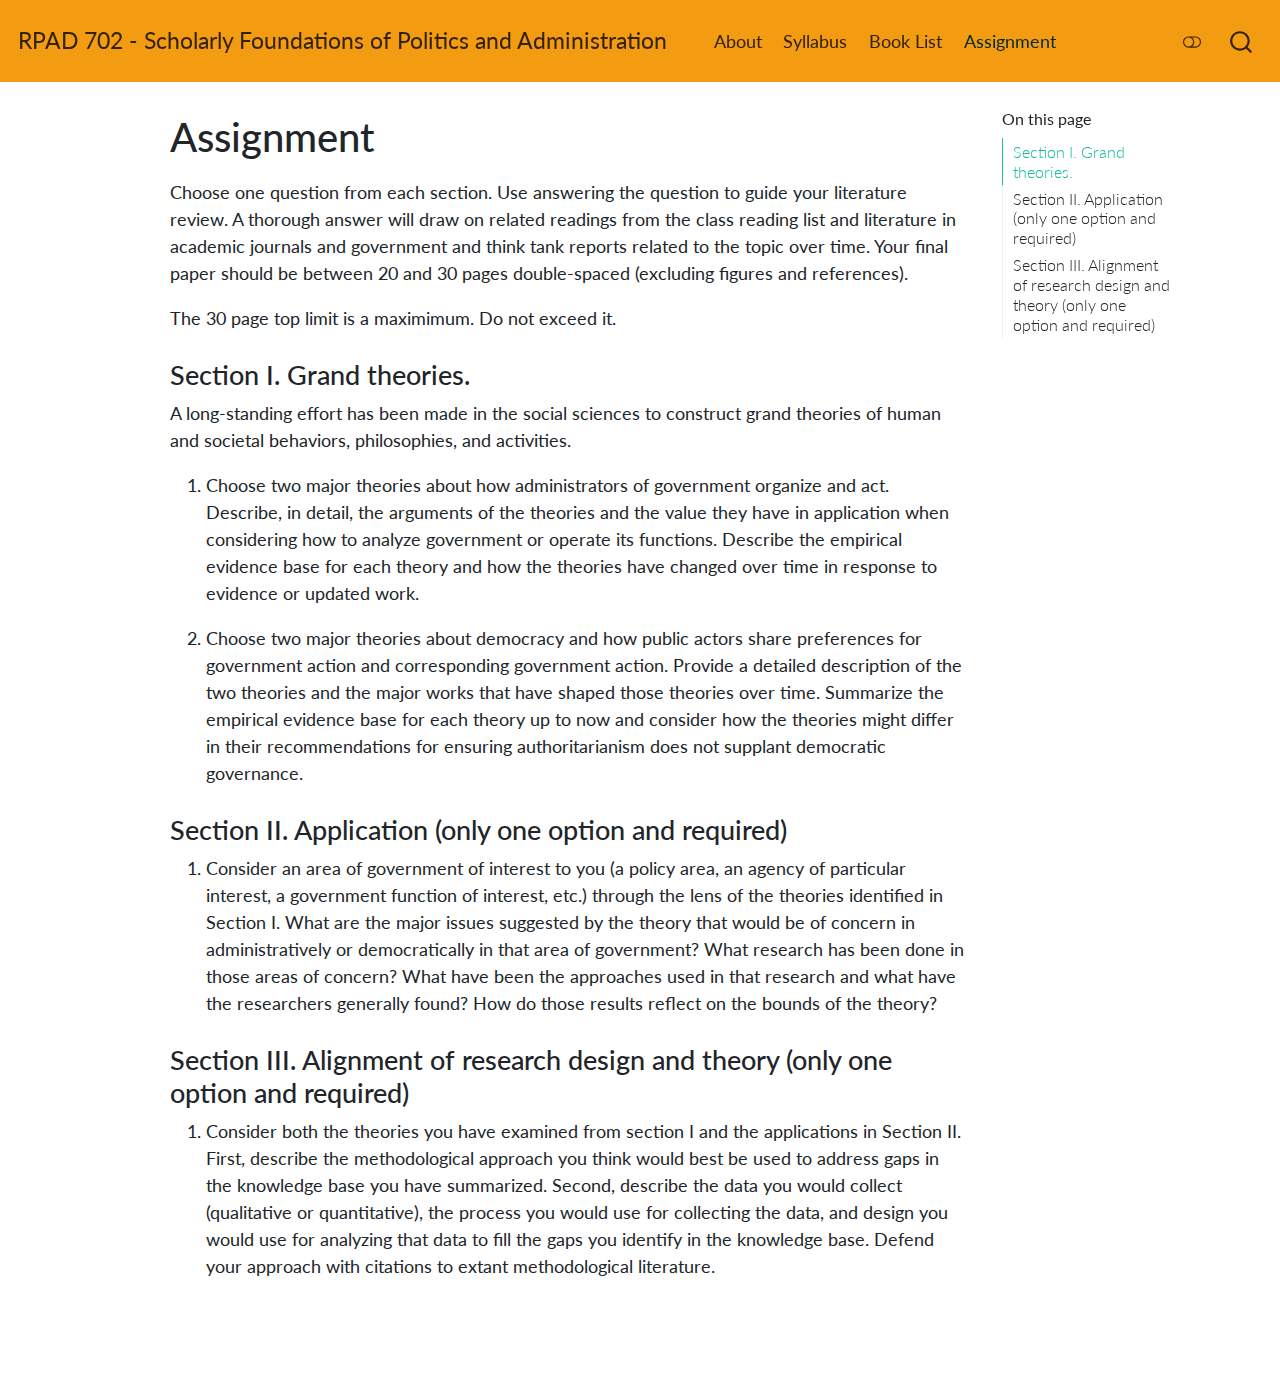
<file: docs/assignments.html>
<!DOCTYPE html>
<html xmlns="http://www.w3.org/1999/xhtml" lang="en" xml:lang="en"><head>

<meta charset="utf-8">
<meta name="generator" content="quarto-1.2.269">

<meta name="viewport" content="width=device-width, initial-scale=1.0, user-scalable=yes">


<title>RPAD 702 - Scholarly Foundations of Politics and Administration - Assignment</title>
<style>
code{white-space: pre-wrap;}
span.smallcaps{font-variant: small-caps;}
div.columns{display: flex; gap: min(4vw, 1.5em);}
div.column{flex: auto; overflow-x: auto;}
div.hanging-indent{margin-left: 1.5em; text-indent: -1.5em;}
ul.task-list{list-style: none;}
ul.task-list li input[type="checkbox"] {
  width: 0.8em;
  margin: 0 0.8em 0.2em -1.6em;
  vertical-align: middle;
}
</style>


<script src="site_libs/quarto-nav/quarto-nav.js"></script>
<script src="site_libs/quarto-nav/headroom.min.js"></script>
<script src="site_libs/clipboard/clipboard.min.js"></script>
<script src="site_libs/quarto-search/autocomplete.umd.js"></script>
<script src="site_libs/quarto-search/fuse.min.js"></script>
<script src="site_libs/quarto-search/quarto-search.js"></script>
<meta name="quarto:offset" content="./">
<script src="site_libs/quarto-html/quarto.js"></script>
<script src="site_libs/quarto-html/popper.min.js"></script>
<script src="site_libs/quarto-html/tippy.umd.min.js"></script>
<script src="site_libs/quarto-html/anchor.min.js"></script>
<link href="site_libs/quarto-html/tippy.css" rel="stylesheet">
<link href="site_libs/quarto-html/quarto-syntax-highlighting.css" rel="stylesheet" class="quarto-color-scheme" id="quarto-text-highlighting-styles">
<link href="site_libs/quarto-html/quarto-syntax-highlighting-dark.css" rel="prefetch" class="quarto-color-scheme quarto-color-alternate" id="quarto-text-highlighting-styles">
<script src="site_libs/bootstrap/bootstrap.min.js"></script>
<link href="site_libs/bootstrap/bootstrap-icons.css" rel="stylesheet">
<link href="site_libs/bootstrap/bootstrap.min.css" rel="stylesheet" class="quarto-color-scheme" id="quarto-bootstrap" data-mode="light">
<link href="site_libs/bootstrap/bootstrap-dark.min.css" rel="prefetch" class="quarto-color-scheme quarto-color-alternate" id="quarto-bootstrap" data-mode="dark">
<script id="quarto-search-options" type="application/json">{
  "location": "navbar",
  "copy-button": false,
  "collapse-after": 3,
  "panel-placement": "end",
  "type": "overlay",
  "limit": 20,
  "language": {
    "search-no-results-text": "No results",
    "search-matching-documents-text": "matching documents",
    "search-copy-link-title": "Copy link to search",
    "search-hide-matches-text": "Hide additional matches",
    "search-more-match-text": "more match in this document",
    "search-more-matches-text": "more matches in this document",
    "search-clear-button-title": "Clear",
    "search-detached-cancel-button-title": "Cancel",
    "search-submit-button-title": "Submit"
  }
}</script>


<link rel="stylesheet" href="styles.css">
</head>

<body class="nav-fixed">

<div id="quarto-search-results"></div>
  <header id="quarto-header" class="headroom fixed-top">
    <nav class="navbar navbar-expand-lg navbar-dark ">
      <div class="navbar-container container-fluid">
      <div class="navbar-brand-container">
    <a class="navbar-brand" href="./index.html">
    <span class="navbar-title">RPAD 702 - Scholarly Foundations of Politics and Administration</span>
    </a>
  </div>
          <button class="navbar-toggler" type="button" data-bs-toggle="collapse" data-bs-target="#navbarCollapse" aria-controls="navbarCollapse" aria-expanded="false" aria-label="Toggle navigation" onclick="if (window.quartoToggleHeadroom) { window.quartoToggleHeadroom(); }">
  <span class="navbar-toggler-icon"></span>
</button>
          <div class="collapse navbar-collapse" id="navbarCollapse">
            <ul class="navbar-nav navbar-nav-scroll me-auto">
  <li class="nav-item">
    <a class="nav-link" href="./index.html">
 <span class="menu-text">About</span></a>
  </li>  
  <li class="nav-item">
    <a class="nav-link" href="./syllabus702.html">
 <span class="menu-text">Syllabus</span></a>
  </li>  
  <li class="nav-item">
    <a class="nav-link" href="./booklist.html">
 <span class="menu-text">Book List</span></a>
  </li>  
  <li class="nav-item">
    <a class="nav-link active" href="./assignments.html" aria-current="page">
 <span class="menu-text">Assignment</span></a>
  </li>  
</ul>
              <div class="quarto-toggle-container">
                  <a href="" class="quarto-color-scheme-toggle nav-link" onclick="window.quartoToggleColorScheme(); return false;" title="Toggle dark mode"><i class="bi"></i></a>
              </div>
              <div id="quarto-search" class="" title="Search"></div>
          </div> <!-- /navcollapse -->
      </div> <!-- /container-fluid -->
    </nav>
</header>
<!-- content -->
<div id="quarto-content" class="quarto-container page-columns page-rows-contents page-layout-article page-navbar">
<!-- sidebar -->
<!-- margin-sidebar -->
    <div id="quarto-margin-sidebar" class="sidebar margin-sidebar">
        <nav id="TOC" role="doc-toc" class="toc-active">
    <h2 id="toc-title">On this page</h2>
   
  <ul>
  <li><a href="#section-i.-grand-theories." id="toc-section-i.-grand-theories." class="nav-link active" data-scroll-target="#section-i.-grand-theories.">Section I. Grand theories.</a></li>
  <li><a href="#section-ii.-application-only-one-option-and-required" id="toc-section-ii.-application-only-one-option-and-required" class="nav-link" data-scroll-target="#section-ii.-application-only-one-option-and-required">Section II. Application (only one option and required)</a></li>
  <li><a href="#section-iii.-alignment-of-research-design-and-theory-only-one-option-and-required" id="toc-section-iii.-alignment-of-research-design-and-theory-only-one-option-and-required" class="nav-link" data-scroll-target="#section-iii.-alignment-of-research-design-and-theory-only-one-option-and-required">Section III. Alignment of research design and theory (only one option and required)</a></li>
  </ul>
</nav>
    </div>
<!-- main -->
<main class="content" id="quarto-document-content">

<header id="title-block-header" class="quarto-title-block default">
<div class="quarto-title">
<h1 class="title">Assignment</h1>
</div>



<div class="quarto-title-meta">

    
  
    
  </div>
  

</header>

<p>Choose one question from each section. Use answering the question to guide your literature review. A thorough answer will draw on related readings from the class reading list and literature in academic journals and government and think tank reports related to the topic over time. Your final paper should be between 20 and 30 pages double-spaced (excluding figures and references).</p>
<div class="calout-important">
<p>The 30 page top limit is a maximimum. Do not exceed it.</p>
</div>
<section id="section-i.-grand-theories." class="level3">
<h3 class="anchored" data-anchor-id="section-i.-grand-theories.">Section I. Grand theories.</h3>
<p>A long-standing effort has been made in the social sciences to construct grand theories of human and societal behaviors, philosophies, and activities.</p>
<ol type="1">
<li><p>Choose two major theories about how administrators of government organize and act. Describe, in detail, the arguments of the theories and the value they have in application when considering how to analyze government or operate its functions. Describe the empirical evidence base for each theory and how the theories have changed over time in response to evidence or updated work.</p></li>
<li><p>Choose two major theories about democracy and how public actors share preferences for government action and corresponding government action. Provide a detailed description of the two theories and the major works that have shaped those theories over time. Summarize the empirical evidence base for each theory up to now and consider how the theories might differ in their recommendations for ensuring authoritarianism does not supplant democratic governance.</p></li>
</ol>
</section>
<section id="section-ii.-application-only-one-option-and-required" class="level3">
<h3 class="anchored" data-anchor-id="section-ii.-application-only-one-option-and-required">Section II. Application (only one option and required)</h3>
<ol type="1">
<li>Consider an area of government of interest to you (a policy area, an agency of particular interest, a government function of interest, etc.) through the lens of the theories identified in Section I. What are the major issues suggested by the theory that would be of concern in administratively or democratically in that area of government? What research has been done in those areas of concern? What have been the approaches used in that research and what have the researchers generally found? How do those results reflect on the bounds of the theory?</li>
</ol>
</section>
<section id="section-iii.-alignment-of-research-design-and-theory-only-one-option-and-required" class="level3">
<h3 class="anchored" data-anchor-id="section-iii.-alignment-of-research-design-and-theory-only-one-option-and-required">Section III. Alignment of research design and theory (only one option and required)</h3>
<ol type="1">
<li>Consider both the theories you have examined from section I and the applications in Section II. First, describe the methodological approach you think would best be used to address gaps in the knowledge base you have summarized. Second, describe the data you would collect (qualitative or quantitative), the process you would use for collecting the data, and design you would use for analyzing that data to fill the gaps you identify in the knowledge base. Defend your approach with citations to extant methodological literature.</li>
</ol>


</section>

</main> <!-- /main -->
<script id="quarto-html-after-body" type="application/javascript">
window.document.addEventListener("DOMContentLoaded", function (event) {
  const toggleBodyColorMode = (bsSheetEl) => {
    const mode = bsSheetEl.getAttribute("data-mode");
    const bodyEl = window.document.querySelector("body");
    if (mode === "dark") {
      bodyEl.classList.add("quarto-dark");
      bodyEl.classList.remove("quarto-light");
    } else {
      bodyEl.classList.add("quarto-light");
      bodyEl.classList.remove("quarto-dark");
    }
  }
  const toggleBodyColorPrimary = () => {
    const bsSheetEl = window.document.querySelector("link#quarto-bootstrap");
    if (bsSheetEl) {
      toggleBodyColorMode(bsSheetEl);
    }
  }
  toggleBodyColorPrimary();  
  const disableStylesheet = (stylesheets) => {
    for (let i=0; i < stylesheets.length; i++) {
      const stylesheet = stylesheets[i];
      stylesheet.rel = 'prefetch';
    }
  }
  const enableStylesheet = (stylesheets) => {
    for (let i=0; i < stylesheets.length; i++) {
      const stylesheet = stylesheets[i];
      stylesheet.rel = 'stylesheet';
    }
  }
  const manageTransitions = (selector, allowTransitions) => {
    const els = window.document.querySelectorAll(selector);
    for (let i=0; i < els.length; i++) {
      const el = els[i];
      if (allowTransitions) {
        el.classList.remove('notransition');
      } else {
        el.classList.add('notransition');
      }
    }
  }
  const toggleColorMode = (alternate) => {
    // Switch the stylesheets
    const alternateStylesheets = window.document.querySelectorAll('link.quarto-color-scheme.quarto-color-alternate');
    manageTransitions('#quarto-margin-sidebar .nav-link', false);
    if (alternate) {
      enableStylesheet(alternateStylesheets);
      for (const sheetNode of alternateStylesheets) {
        if (sheetNode.id === "quarto-bootstrap") {
          toggleBodyColorMode(sheetNode);
        }
      }
    } else {
      disableStylesheet(alternateStylesheets);
      toggleBodyColorPrimary();
    }
    manageTransitions('#quarto-margin-sidebar .nav-link', true);
    // Switch the toggles
    const toggles = window.document.querySelectorAll('.quarto-color-scheme-toggle');
    for (let i=0; i < toggles.length; i++) {
      const toggle = toggles[i];
      if (toggle) {
        if (alternate) {
          toggle.classList.add("alternate");     
        } else {
          toggle.classList.remove("alternate");
        }
      }
    }
    // Hack to workaround the fact that safari doesn't
    // properly recolor the scrollbar when toggling (#1455)
    if (navigator.userAgent.indexOf('Safari') > 0 && navigator.userAgent.indexOf('Chrome') == -1) {
      manageTransitions("body", false);
      window.scrollTo(0, 1);
      setTimeout(() => {
        window.scrollTo(0, 0);
        manageTransitions("body", true);
      }, 40);  
    }
  }
  const isFileUrl = () => { 
    return window.location.protocol === 'file:';
  }
  const hasAlternateSentinel = () => {  
    let styleSentinel = getColorSchemeSentinel();
    if (styleSentinel !== null) {
      return styleSentinel === "alternate";
    } else {
      return false;
    }
  }
  const setStyleSentinel = (alternate) => {
    const value = alternate ? "alternate" : "default";
    if (!isFileUrl()) {
      window.localStorage.setItem("quarto-color-scheme", value);
    } else {
      localAlternateSentinel = value;
    }
  }
  const getColorSchemeSentinel = () => {
    if (!isFileUrl()) {
      const storageValue = window.localStorage.getItem("quarto-color-scheme");
      return storageValue != null ? storageValue : localAlternateSentinel;
    } else {
      return localAlternateSentinel;
    }
  }
  let localAlternateSentinel = 'default';
  // Dark / light mode switch
  window.quartoToggleColorScheme = () => {
    // Read the current dark / light value 
    let toAlternate = !hasAlternateSentinel();
    toggleColorMode(toAlternate);
    setStyleSentinel(toAlternate);
  };
  // Ensure there is a toggle, if there isn't float one in the top right
  if (window.document.querySelector('.quarto-color-scheme-toggle') === null) {
    const a = window.document.createElement('a');
    a.classList.add('top-right');
    a.classList.add('quarto-color-scheme-toggle');
    a.href = "";
    a.onclick = function() { try { window.quartoToggleColorScheme(); } catch {} return false; };
    const i = window.document.createElement("i");
    i.classList.add('bi');
    a.appendChild(i);
    window.document.body.appendChild(a);
  }
  // Switch to dark mode if need be
  if (hasAlternateSentinel()) {
    toggleColorMode(true);
  } else {
    toggleColorMode(false);
  }
  const icon = "";
  const anchorJS = new window.AnchorJS();
  anchorJS.options = {
    placement: 'right',
    icon: icon
  };
  anchorJS.add('.anchored');
  const clipboard = new window.ClipboardJS('.code-copy-button', {
    target: function(trigger) {
      return trigger.previousElementSibling;
    }
  });
  clipboard.on('success', function(e) {
    // button target
    const button = e.trigger;
    // don't keep focus
    button.blur();
    // flash "checked"
    button.classList.add('code-copy-button-checked');
    var currentTitle = button.getAttribute("title");
    button.setAttribute("title", "Copied!");
    let tooltip;
    if (window.bootstrap) {
      button.setAttribute("data-bs-toggle", "tooltip");
      button.setAttribute("data-bs-placement", "left");
      button.setAttribute("data-bs-title", "Copied!");
      tooltip = new bootstrap.Tooltip(button, 
        { trigger: "manual", 
          customClass: "code-copy-button-tooltip",
          offset: [0, -8]});
      tooltip.show();    
    }
    setTimeout(function() {
      if (tooltip) {
        tooltip.hide();
        button.removeAttribute("data-bs-title");
        button.removeAttribute("data-bs-toggle");
        button.removeAttribute("data-bs-placement");
      }
      button.setAttribute("title", currentTitle);
      button.classList.remove('code-copy-button-checked');
    }, 1000);
    // clear code selection
    e.clearSelection();
  });
  function tippyHover(el, contentFn) {
    const config = {
      allowHTML: true,
      content: contentFn,
      maxWidth: 500,
      delay: 100,
      arrow: false,
      appendTo: function(el) {
          return el.parentElement;
      },
      interactive: true,
      interactiveBorder: 10,
      theme: 'quarto',
      placement: 'bottom-start'
    };
    window.tippy(el, config); 
  }
  const noterefs = window.document.querySelectorAll('a[role="doc-noteref"]');
  for (var i=0; i<noterefs.length; i++) {
    const ref = noterefs[i];
    tippyHover(ref, function() {
      // use id or data attribute instead here
      let href = ref.getAttribute('data-footnote-href') || ref.getAttribute('href');
      try { href = new URL(href).hash; } catch {}
      const id = href.replace(/^#\/?/, "");
      const note = window.document.getElementById(id);
      return note.innerHTML;
    });
  }
  const findCites = (el) => {
    const parentEl = el.parentElement;
    if (parentEl) {
      const cites = parentEl.dataset.cites;
      if (cites) {
        return {
          el,
          cites: cites.split(' ')
        };
      } else {
        return findCites(el.parentElement)
      }
    } else {
      return undefined;
    }
  };
  var bibliorefs = window.document.querySelectorAll('a[role="doc-biblioref"]');
  for (var i=0; i<bibliorefs.length; i++) {
    const ref = bibliorefs[i];
    const citeInfo = findCites(ref);
    if (citeInfo) {
      tippyHover(citeInfo.el, function() {
        var popup = window.document.createElement('div');
        citeInfo.cites.forEach(function(cite) {
          var citeDiv = window.document.createElement('div');
          citeDiv.classList.add('hanging-indent');
          citeDiv.classList.add('csl-entry');
          var biblioDiv = window.document.getElementById('ref-' + cite);
          if (biblioDiv) {
            citeDiv.innerHTML = biblioDiv.innerHTML;
          }
          popup.appendChild(citeDiv);
        });
        return popup.innerHTML;
      });
    }
  }
});
</script>
</div> <!-- /content -->



</body></html>
</file>
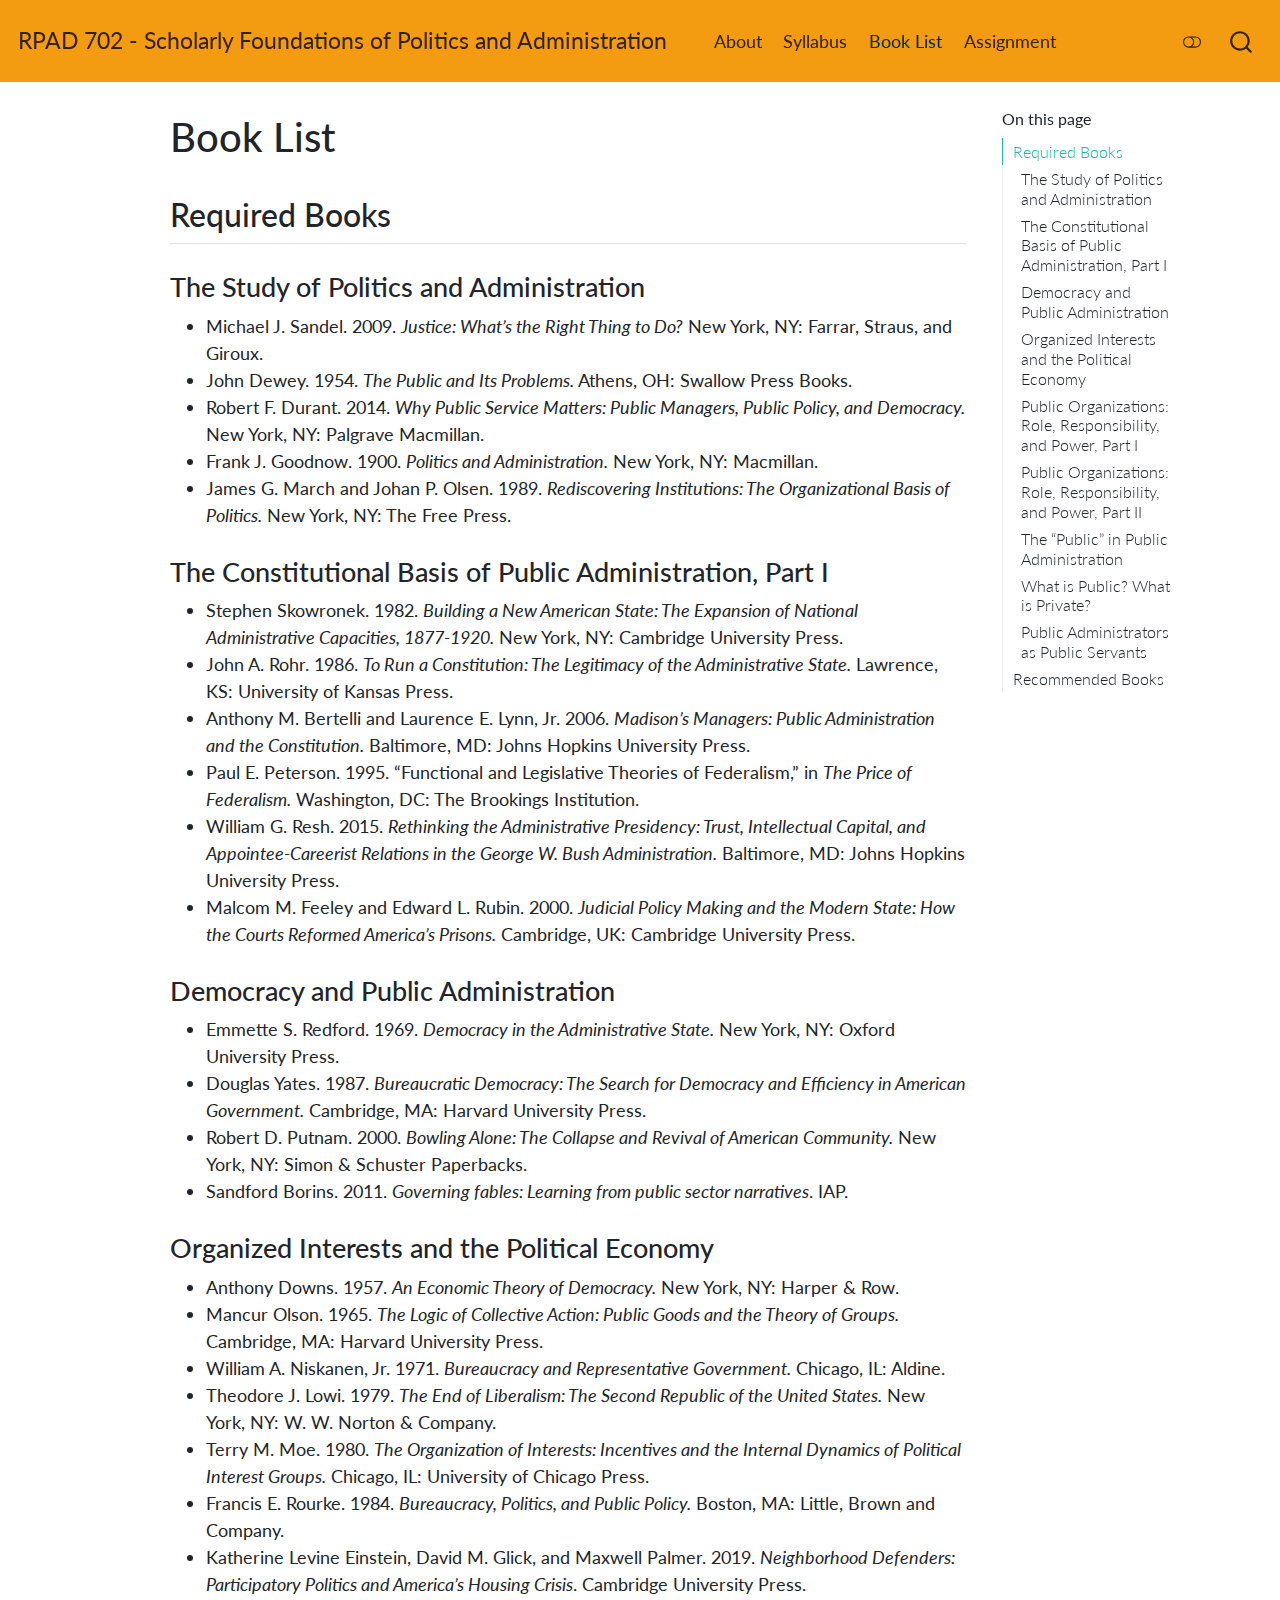
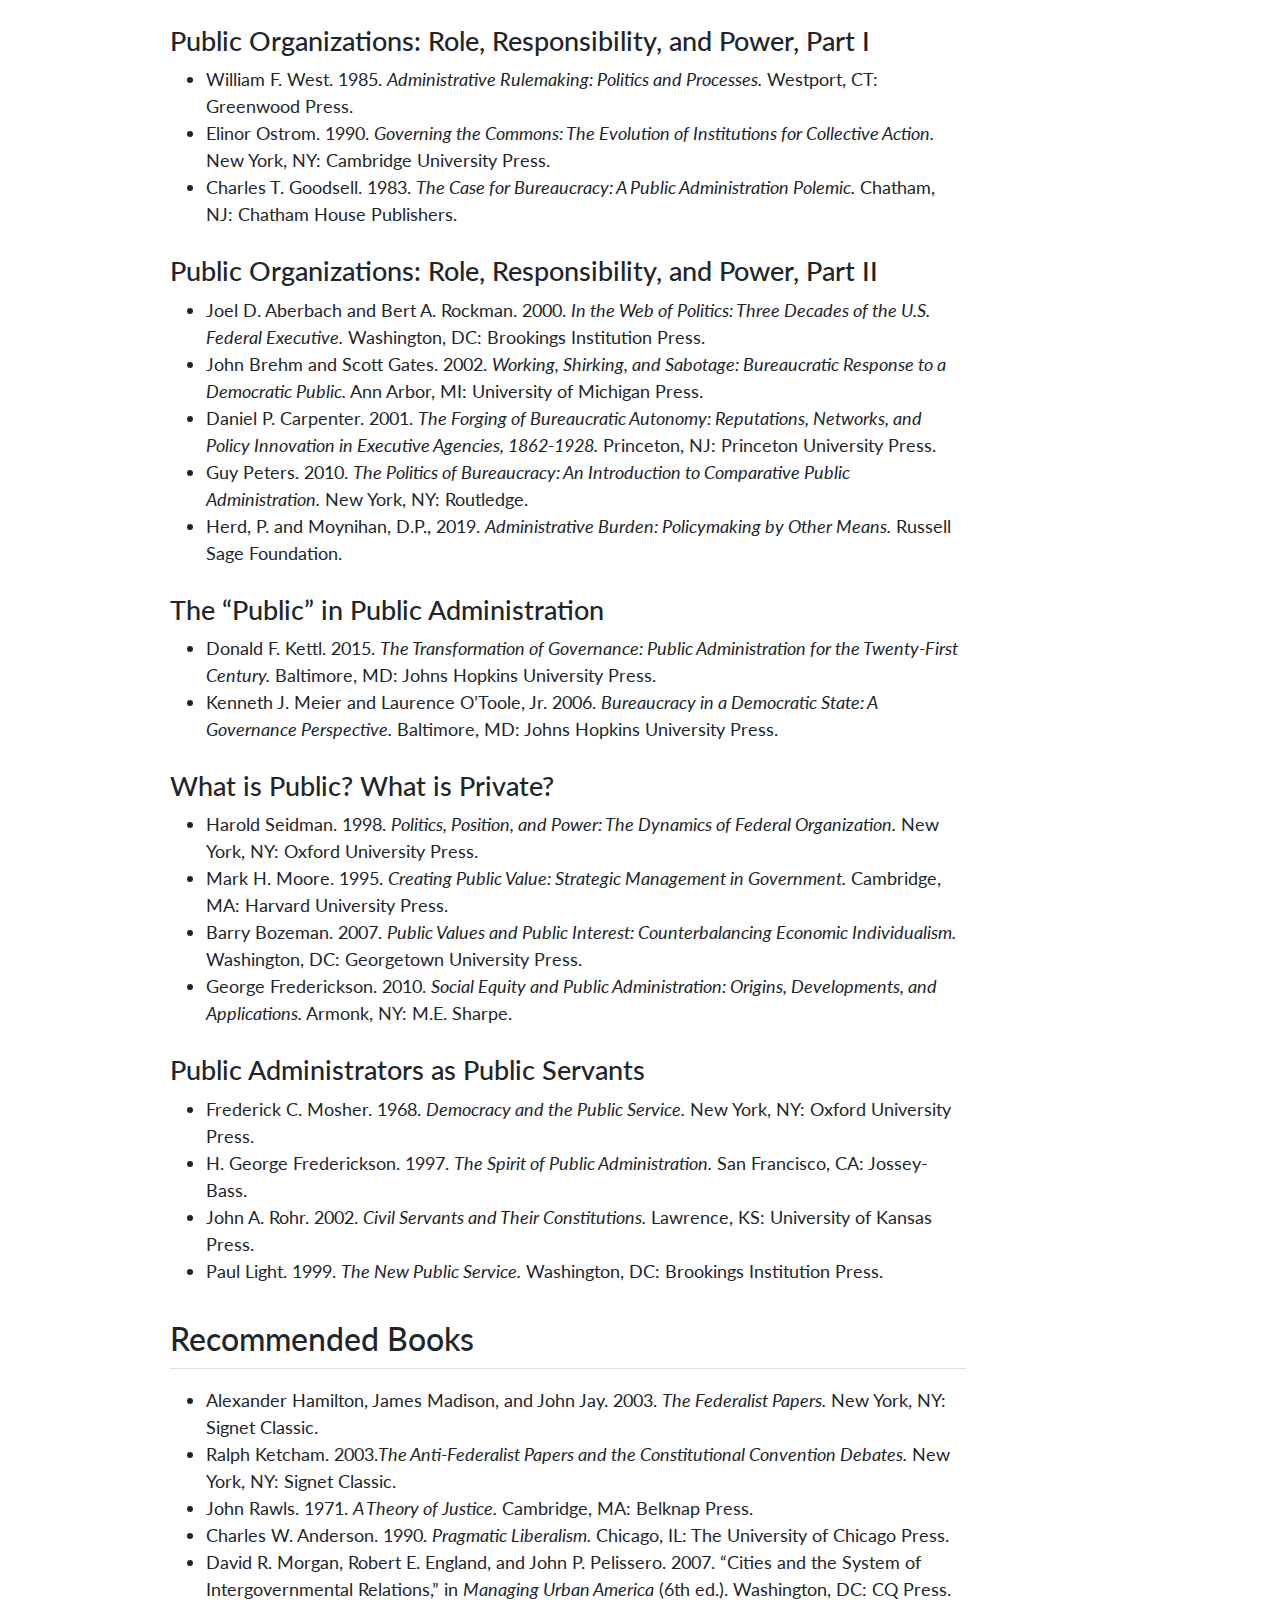
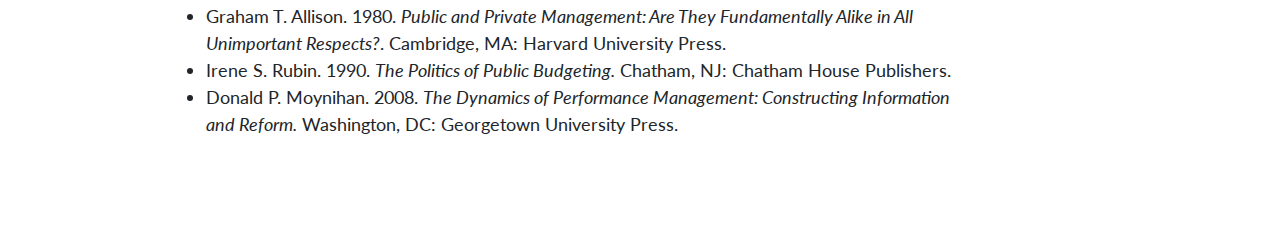
<file: docs/booklist.html>
<!DOCTYPE html>
<html xmlns="http://www.w3.org/1999/xhtml" lang="en" xml:lang="en"><head>

<meta charset="utf-8">
<meta name="generator" content="quarto-1.2.269">

<meta name="viewport" content="width=device-width, initial-scale=1.0, user-scalable=yes">


<title>RPAD 702 - Scholarly Foundations of Politics and Administration - Book List</title>
<style>
code{white-space: pre-wrap;}
span.smallcaps{font-variant: small-caps;}
div.columns{display: flex; gap: min(4vw, 1.5em);}
div.column{flex: auto; overflow-x: auto;}
div.hanging-indent{margin-left: 1.5em; text-indent: -1.5em;}
ul.task-list{list-style: none;}
ul.task-list li input[type="checkbox"] {
  width: 0.8em;
  margin: 0 0.8em 0.2em -1.6em;
  vertical-align: middle;
}
</style>


<script src="site_libs/quarto-nav/quarto-nav.js"></script>
<script src="site_libs/quarto-nav/headroom.min.js"></script>
<script src="site_libs/clipboard/clipboard.min.js"></script>
<script src="site_libs/quarto-search/autocomplete.umd.js"></script>
<script src="site_libs/quarto-search/fuse.min.js"></script>
<script src="site_libs/quarto-search/quarto-search.js"></script>
<meta name="quarto:offset" content="./">
<script src="site_libs/quarto-html/quarto.js"></script>
<script src="site_libs/quarto-html/popper.min.js"></script>
<script src="site_libs/quarto-html/tippy.umd.min.js"></script>
<script src="site_libs/quarto-html/anchor.min.js"></script>
<link href="site_libs/quarto-html/tippy.css" rel="stylesheet">
<link href="site_libs/quarto-html/quarto-syntax-highlighting.css" rel="stylesheet" class="quarto-color-scheme" id="quarto-text-highlighting-styles">
<link href="site_libs/quarto-html/quarto-syntax-highlighting-dark.css" rel="prefetch" class="quarto-color-scheme quarto-color-alternate" id="quarto-text-highlighting-styles">
<script src="site_libs/bootstrap/bootstrap.min.js"></script>
<link href="site_libs/bootstrap/bootstrap-icons.css" rel="stylesheet">
<link href="site_libs/bootstrap/bootstrap.min.css" rel="stylesheet" class="quarto-color-scheme" id="quarto-bootstrap" data-mode="light">
<link href="site_libs/bootstrap/bootstrap-dark.min.css" rel="prefetch" class="quarto-color-scheme quarto-color-alternate" id="quarto-bootstrap" data-mode="dark">
<script id="quarto-search-options" type="application/json">{
  "location": "navbar",
  "copy-button": false,
  "collapse-after": 3,
  "panel-placement": "end",
  "type": "overlay",
  "limit": 20,
  "language": {
    "search-no-results-text": "No results",
    "search-matching-documents-text": "matching documents",
    "search-copy-link-title": "Copy link to search",
    "search-hide-matches-text": "Hide additional matches",
    "search-more-match-text": "more match in this document",
    "search-more-matches-text": "more matches in this document",
    "search-clear-button-title": "Clear",
    "search-detached-cancel-button-title": "Cancel",
    "search-submit-button-title": "Submit"
  }
}</script>


<link rel="stylesheet" href="styles.css">
</head>

<body class="nav-fixed">

<div id="quarto-search-results"></div>
  <header id="quarto-header" class="headroom fixed-top">
    <nav class="navbar navbar-expand-lg navbar-dark ">
      <div class="navbar-container container-fluid">
      <div class="navbar-brand-container">
    <a class="navbar-brand" href="./index.html">
    <span class="navbar-title">RPAD 702 - Scholarly Foundations of Politics and Administration</span>
    </a>
  </div>
          <button class="navbar-toggler" type="button" data-bs-toggle="collapse" data-bs-target="#navbarCollapse" aria-controls="navbarCollapse" aria-expanded="false" aria-label="Toggle navigation" onclick="if (window.quartoToggleHeadroom) { window.quartoToggleHeadroom(); }">
  <span class="navbar-toggler-icon"></span>
</button>
          <div class="collapse navbar-collapse" id="navbarCollapse">
            <ul class="navbar-nav navbar-nav-scroll me-auto">
  <li class="nav-item">
    <a class="nav-link" href="./index.html">
 <span class="menu-text">About</span></a>
  </li>  
  <li class="nav-item">
    <a class="nav-link" href="./syllabus702.html">
 <span class="menu-text">Syllabus</span></a>
  </li>  
  <li class="nav-item">
    <a class="nav-link active" href="./booklist.html" aria-current="page">
 <span class="menu-text">Book List</span></a>
  </li>  
  <li class="nav-item">
    <a class="nav-link" href="./assignments.html">
 <span class="menu-text">Assignment</span></a>
  </li>  
</ul>
              <div class="quarto-toggle-container">
                  <a href="" class="quarto-color-scheme-toggle nav-link" onclick="window.quartoToggleColorScheme(); return false;" title="Toggle dark mode"><i class="bi"></i></a>
              </div>
              <div id="quarto-search" class="" title="Search"></div>
          </div> <!-- /navcollapse -->
      </div> <!-- /container-fluid -->
    </nav>
</header>
<!-- content -->
<div id="quarto-content" class="quarto-container page-columns page-rows-contents page-layout-article page-navbar">
<!-- sidebar -->
<!-- margin-sidebar -->
    <div id="quarto-margin-sidebar" class="sidebar margin-sidebar">
        <nav id="TOC" role="doc-toc" class="toc-active">
    <h2 id="toc-title">On this page</h2>
   
  <ul>
  <li><a href="#required-books" id="toc-required-books" class="nav-link active" data-scroll-target="#required-books">Required Books</a>
  <ul class="collapse">
  <li><a href="#politics-admin" id="toc-politics-admin" class="nav-link" data-scroll-target="#politics-admin">The Study of Politics and Administration</a></li>
  <li><a href="#constitution1" id="toc-constitution1" class="nav-link" data-scroll-target="#constitution1">The Constitutional Basis of Public Administration, Part I</a></li>
  <li><a href="#democracy-admin" id="toc-democracy-admin" class="nav-link" data-scroll-target="#democracy-admin">Democracy and Public Administration</a></li>
  <li><a href="#political-economy" id="toc-political-economy" class="nav-link" data-scroll-target="#political-economy">Organized Interests and the Political Economy</a></li>
  <li><a href="#responsibility1" id="toc-responsibility1" class="nav-link" data-scroll-target="#responsibility1">Public Organizations: Role, Responsibility, and Power, Part I</a></li>
  <li><a href="#responsibility2" id="toc-responsibility2" class="nav-link" data-scroll-target="#responsibility2">Public Organizations: Role, Responsibility, and Power, Part II</a></li>
  <li><a href="#public1" id="toc-public1" class="nav-link" data-scroll-target="#public1">The “Public” in Public Administration</a></li>
  <li><a href="#public2" id="toc-public2" class="nav-link" data-scroll-target="#public2">What is Public? What is Private?</a></li>
  <li><a href="#service" id="toc-service" class="nav-link" data-scroll-target="#service">Public Administrators as Public Servants</a></li>
  </ul></li>
  <li><a href="#recommended-books" id="toc-recommended-books" class="nav-link" data-scroll-target="#recommended-books">Recommended Books</a></li>
  </ul>
</nav>
    </div>
<!-- main -->
<main class="content" id="quarto-document-content">

<header id="title-block-header" class="quarto-title-block default">
<div class="quarto-title">
<h1 class="title">Book List</h1>
</div>



<div class="quarto-title-meta">

    
  
    
  </div>
  

</header>

<section id="required-books" class="level2">
<h2 class="anchored" data-anchor-id="required-books">Required Books</h2>
<section id="politics-admin" class="level3">
<h3 class="anchored" data-anchor-id="politics-admin">The Study of Politics and Administration</h3>
<ul>
<li>Michael J. Sandel. 2009. <em>Justice: What’s the Right Thing to Do?</em> New York, NY: Farrar, Straus, and Giroux.</li>
<li>John Dewey. 1954. <em>The Public and Its Problems.</em> Athens, OH: Swallow Press Books.</li>
<li>Robert F. Durant. 2014. <em>Why Public Service Matters: Public Managers, Public Policy, and Democracy.</em> New York, NY: Palgrave Macmillan.</li>
<li>Frank J. Goodnow. 1900. <em>Politics and Administration.</em> New York, NY: Macmillan.</li>
<li>James G. March and Johan P. Olsen. 1989. <em>Rediscovering Institutions: The Organizational Basis of Politics.</em> New York, NY: The Free Press.</li>
</ul>
</section>
<section id="constitution1" class="level3">
<h3 class="anchored" data-anchor-id="constitution1">The Constitutional Basis of Public Administration, Part I</h3>
<ul>
<li>Stephen Skowronek. 1982. <em>Building a New American State: The Expansion of National Administrative Capacities, 1877-1920.</em> New York, NY: Cambridge University Press.</li>
<li>John A. Rohr. 1986. <em>To Run a Constitution: The Legitimacy of the Administrative State.</em> Lawrence, KS: University of Kansas Press.</li>
<li>Anthony M. Bertelli and Laurence E. Lynn, Jr.&nbsp;2006. <em>Madison’s Managers: Public Administration and the Constitution.</em> Baltimore, MD: Johns Hopkins University Press.</li>
<li>Paul E. Peterson. 1995. “Functional and Legislative Theories of Federalism,” in <em>The Price of Federalism.</em> Washington, DC: The Brookings Institution.</li>
<li>William G. Resh. 2015. <em>Rethinking the Administrative Presidency: Trust, Intellectual Capital, and Appointee-Careerist Relations in the George W. Bush Administration.</em> Baltimore, MD: Johns Hopkins University Press.</li>
<li>Malcom M. Feeley and Edward L. Rubin. 2000. <em>Judicial Policy Making and the Modern State: How the Courts Reformed America’s Prisons.</em> Cambridge, UK: Cambridge University Press.</li>
</ul>
</section>
<section id="democracy-admin" class="level3">
<h3 class="anchored" data-anchor-id="democracy-admin">Democracy and Public Administration</h3>
<ul>
<li>Emmette S. Redford. 1969. <em>Democracy in the Administrative State.</em> New York, NY: Oxford University Press.</li>
<li>Douglas Yates. 1987. <em>Bureaucratic Democracy: The Search for Democracy and Efficiency in American Government.</em> Cambridge, MA: Harvard University Press.</li>
<li>Robert D. Putnam. 2000. <em>Bowling Alone: The Collapse and Revival of American Community.</em> New York, NY: Simon &amp; Schuster Paperbacks.</li>
<li>Sandford Borins. 2011. <em>Governing fables: Learning from public sector narratives</em>. IAP.</li>
</ul>
</section>
<section id="political-economy" class="level3">
<h3 class="anchored" data-anchor-id="political-economy">Organized Interests and the Political Economy</h3>
<ul>
<li>Anthony Downs. 1957. <em>An Economic Theory of Democracy.</em> New York, NY: Harper &amp; Row.</li>
<li>Mancur Olson. 1965. <em>The Logic of Collective Action: Public Goods and the Theory of Groups.</em> Cambridge, MA: Harvard University Press.</li>
<li>William A. Niskanen, Jr.&nbsp;1971. <em>Bureaucracy and Representative Government.</em> Chicago, IL: Aldine.</li>
<li>Theodore J. Lowi. 1979. <em>The End of Liberalism: The Second Republic of the United States.</em> New York, NY: W. W. Norton &amp; Company.</li>
<li>Terry M. Moe. 1980. <em>The Organization of Interests: Incentives and the Internal Dynamics of Political Interest Groups.</em> Chicago, IL: University of Chicago Press.</li>
<li>Francis E. Rourke. 1984. <em>Bureaucracy, Politics, and Public Policy.</em> Boston, MA: Little, Brown and Company.</li>
<li>Katherine Levine Einstein, David M. Glick, and Maxwell Palmer. 2019. <em>Neighborhood Defenders: Participatory Politics and America’s Housing Crisis</em>. Cambridge University Press.</li>
</ul>
</section>
<section id="responsibility1" class="level3">
<h3 class="anchored" data-anchor-id="responsibility1">Public Organizations: Role, Responsibility, and Power, Part I</h3>
<ul>
<li>William F. West. 1985. <em>Administrative Rulemaking: Politics and Processes.</em> Westport, CT: Greenwood Press.</li>
<li>Elinor Ostrom. 1990. <em>Governing the Commons: The Evolution of Institutions for Collective Action.</em> New York, NY: Cambridge University Press.</li>
<li>Charles T. Goodsell. 1983. <em>The Case for Bureaucracy: A Public Administration Polemic.</em> Chatham, NJ: Chatham House Publishers.</li>
</ul>
</section>
<section id="responsibility2" class="level3">
<h3 class="anchored" data-anchor-id="responsibility2">Public Organizations: Role, Responsibility, and Power, Part II</h3>
<ul>
<li>Joel D. Aberbach and Bert A. Rockman. 2000. <em>In the Web of Politics: Three Decades of the U.S. Federal Executive.</em> Washington, DC: Brookings Institution Press.</li>
<li>John Brehm and Scott Gates. 2002. <em>Working, Shirking, and Sabotage: Bureaucratic Response to a Democratic Public.</em> Ann Arbor, MI: University of Michigan Press.</li>
<li>Daniel P. Carpenter. 2001. <em>The Forging of Bureaucratic Autonomy: Reputations, Networks, and Policy Innovation in Executive Agencies, 1862-1928.</em> Princeton, NJ: Princeton University Press.</li>
<li>Guy Peters. 2010. <em>The Politics of Bureaucracy: An Introduction to Comparative Public Administration.</em> New York, NY: Routledge.</li>
<li>Herd, P. and Moynihan, D.P., 2019. <em>Administrative Burden: Policymaking by Other Means.</em> Russell Sage Foundation.</li>
</ul>
</section>
<section id="public1" class="level3">
<h3 class="anchored" data-anchor-id="public1">The “Public” in Public Administration</h3>
<ul>
<li>Donald F. Kettl. 2015. <em>The Transformation of Governance: Public Administration for the Twenty-First Century.</em> Baltimore, MD: Johns Hopkins University Press.</li>
<li>Kenneth J. Meier and Laurence O’Toole, Jr.&nbsp;2006. <em>Bureaucracy in a Democratic State: A Governance Perspective.</em> Baltimore, MD: Johns Hopkins University Press.</li>
</ul>
</section>
<section id="public2" class="level3">
<h3 class="anchored" data-anchor-id="public2">What is Public? What is Private?</h3>
<ul>
<li>Harold Seidman. 1998. <em>Politics, Position, and Power: The Dynamics of Federal Organization.</em> New York, NY: Oxford University Press.</li>
<li>Mark H. Moore. 1995. <em>Creating Public Value: Strategic Management in Government.</em> Cambridge, MA: Harvard University Press.</li>
<li>Barry Bozeman. 2007. <em>Public Values and Public Interest: Counterbalancing Economic Individualism.</em> Washington, DC: Georgetown University Press.</li>
<li>George Frederickson. 2010. <em>Social Equity and Public Administration: Origins, Developments, and Applications.</em> Armonk, NY: M.E. Sharpe.</li>
</ul>
</section>
<section id="service" class="level3">
<h3 class="anchored" data-anchor-id="service">Public Administrators as Public Servants</h3>
<ul>
<li>Frederick C. Mosher. 1968. <em>Democracy and the Public Service.</em> New York, NY: Oxford University Press.</li>
<li>H. George Frederickson. 1997. <em>The Spirit of Public Administration.</em> San Francisco, CA: Jossey-Bass.</li>
<li>John A. Rohr. 2002. <em>Civil Servants and Their Constitutions.</em> Lawrence, KS: University of Kansas Press.</li>
<li>Paul Light. 1999. <em>The New Public Service.</em> Washington, DC: Brookings Institution Press.</li>
</ul>
</section>
</section>
<section id="recommended-books" class="level2">
<h2 class="anchored" data-anchor-id="recommended-books">Recommended Books</h2>
<ul>
<li>Alexander Hamilton, James Madison, and John Jay. 2003. <em>The Federalist Papers.</em> New York, NY: Signet Classic.</li>
<li>Ralph Ketcham. 2003.<em>The Anti-Federalist Papers and the Constitutional Convention Debates.</em> New York, NY: Signet Classic.</li>
<li>John Rawls. 1971. <em>A Theory of Justice.</em> Cambridge, MA: Belknap Press.</li>
<li>Charles W. Anderson. 1990. <em>Pragmatic Liberalism.</em> Chicago, IL: The University of Chicago Press.</li>
<li>David R. Morgan, Robert E. England, and John P. Pelissero. 2007. “Cities and the System of Intergovernmental Relations,” in <em>Managing Urban America</em> (6th ed.). Washington, DC: CQ Press.</li>
<li>Graham T. Allison. 1980. <em>Public and Private Management: Are They Fundamentally Alike in All Unimportant Respects?</em>. Cambridge, MA: Harvard University Press.</li>
<li>Irene S. Rubin. 1990. <em>The Politics of Public Budgeting.</em> Chatham, NJ: Chatham House Publishers.</li>
<li>Donald P. Moynihan. 2008. <em>The Dynamics of Performance Management: Constructing Information and Reform.</em> Washington, DC: Georgetown University Press.</li>
</ul>


</section>

</main> <!-- /main -->
<script id="quarto-html-after-body" type="application/javascript">
window.document.addEventListener("DOMContentLoaded", function (event) {
  const toggleBodyColorMode = (bsSheetEl) => {
    const mode = bsSheetEl.getAttribute("data-mode");
    const bodyEl = window.document.querySelector("body");
    if (mode === "dark") {
      bodyEl.classList.add("quarto-dark");
      bodyEl.classList.remove("quarto-light");
    } else {
      bodyEl.classList.add("quarto-light");
      bodyEl.classList.remove("quarto-dark");
    }
  }
  const toggleBodyColorPrimary = () => {
    const bsSheetEl = window.document.querySelector("link#quarto-bootstrap");
    if (bsSheetEl) {
      toggleBodyColorMode(bsSheetEl);
    }
  }
  toggleBodyColorPrimary();  
  const disableStylesheet = (stylesheets) => {
    for (let i=0; i < stylesheets.length; i++) {
      const stylesheet = stylesheets[i];
      stylesheet.rel = 'prefetch';
    }
  }
  const enableStylesheet = (stylesheets) => {
    for (let i=0; i < stylesheets.length; i++) {
      const stylesheet = stylesheets[i];
      stylesheet.rel = 'stylesheet';
    }
  }
  const manageTransitions = (selector, allowTransitions) => {
    const els = window.document.querySelectorAll(selector);
    for (let i=0; i < els.length; i++) {
      const el = els[i];
      if (allowTransitions) {
        el.classList.remove('notransition');
      } else {
        el.classList.add('notransition');
      }
    }
  }
  const toggleColorMode = (alternate) => {
    // Switch the stylesheets
    const alternateStylesheets = window.document.querySelectorAll('link.quarto-color-scheme.quarto-color-alternate');
    manageTransitions('#quarto-margin-sidebar .nav-link', false);
    if (alternate) {
      enableStylesheet(alternateStylesheets);
      for (const sheetNode of alternateStylesheets) {
        if (sheetNode.id === "quarto-bootstrap") {
          toggleBodyColorMode(sheetNode);
        }
      }
    } else {
      disableStylesheet(alternateStylesheets);
      toggleBodyColorPrimary();
    }
    manageTransitions('#quarto-margin-sidebar .nav-link', true);
    // Switch the toggles
    const toggles = window.document.querySelectorAll('.quarto-color-scheme-toggle');
    for (let i=0; i < toggles.length; i++) {
      const toggle = toggles[i];
      if (toggle) {
        if (alternate) {
          toggle.classList.add("alternate");     
        } else {
          toggle.classList.remove("alternate");
        }
      }
    }
    // Hack to workaround the fact that safari doesn't
    // properly recolor the scrollbar when toggling (#1455)
    if (navigator.userAgent.indexOf('Safari') > 0 && navigator.userAgent.indexOf('Chrome') == -1) {
      manageTransitions("body", false);
      window.scrollTo(0, 1);
      setTimeout(() => {
        window.scrollTo(0, 0);
        manageTransitions("body", true);
      }, 40);  
    }
  }
  const isFileUrl = () => { 
    return window.location.protocol === 'file:';
  }
  const hasAlternateSentinel = () => {  
    let styleSentinel = getColorSchemeSentinel();
    if (styleSentinel !== null) {
      return styleSentinel === "alternate";
    } else {
      return false;
    }
  }
  const setStyleSentinel = (alternate) => {
    const value = alternate ? "alternate" : "default";
    if (!isFileUrl()) {
      window.localStorage.setItem("quarto-color-scheme", value);
    } else {
      localAlternateSentinel = value;
    }
  }
  const getColorSchemeSentinel = () => {
    if (!isFileUrl()) {
      const storageValue = window.localStorage.getItem("quarto-color-scheme");
      return storageValue != null ? storageValue : localAlternateSentinel;
    } else {
      return localAlternateSentinel;
    }
  }
  let localAlternateSentinel = 'default';
  // Dark / light mode switch
  window.quartoToggleColorScheme = () => {
    // Read the current dark / light value 
    let toAlternate = !hasAlternateSentinel();
    toggleColorMode(toAlternate);
    setStyleSentinel(toAlternate);
  };
  // Ensure there is a toggle, if there isn't float one in the top right
  if (window.document.querySelector('.quarto-color-scheme-toggle') === null) {
    const a = window.document.createElement('a');
    a.classList.add('top-right');
    a.classList.add('quarto-color-scheme-toggle');
    a.href = "";
    a.onclick = function() { try { window.quartoToggleColorScheme(); } catch {} return false; };
    const i = window.document.createElement("i");
    i.classList.add('bi');
    a.appendChild(i);
    window.document.body.appendChild(a);
  }
  // Switch to dark mode if need be
  if (hasAlternateSentinel()) {
    toggleColorMode(true);
  } else {
    toggleColorMode(false);
  }
  const icon = "";
  const anchorJS = new window.AnchorJS();
  anchorJS.options = {
    placement: 'right',
    icon: icon
  };
  anchorJS.add('.anchored');
  const clipboard = new window.ClipboardJS('.code-copy-button', {
    target: function(trigger) {
      return trigger.previousElementSibling;
    }
  });
  clipboard.on('success', function(e) {
    // button target
    const button = e.trigger;
    // don't keep focus
    button.blur();
    // flash "checked"
    button.classList.add('code-copy-button-checked');
    var currentTitle = button.getAttribute("title");
    button.setAttribute("title", "Copied!");
    let tooltip;
    if (window.bootstrap) {
      button.setAttribute("data-bs-toggle", "tooltip");
      button.setAttribute("data-bs-placement", "left");
      button.setAttribute("data-bs-title", "Copied!");
      tooltip = new bootstrap.Tooltip(button, 
        { trigger: "manual", 
          customClass: "code-copy-button-tooltip",
          offset: [0, -8]});
      tooltip.show();    
    }
    setTimeout(function() {
      if (tooltip) {
        tooltip.hide();
        button.removeAttribute("data-bs-title");
        button.removeAttribute("data-bs-toggle");
        button.removeAttribute("data-bs-placement");
      }
      button.setAttribute("title", currentTitle);
      button.classList.remove('code-copy-button-checked');
    }, 1000);
    // clear code selection
    e.clearSelection();
  });
  function tippyHover(el, contentFn) {
    const config = {
      allowHTML: true,
      content: contentFn,
      maxWidth: 500,
      delay: 100,
      arrow: false,
      appendTo: function(el) {
          return el.parentElement;
      },
      interactive: true,
      interactiveBorder: 10,
      theme: 'quarto',
      placement: 'bottom-start'
    };
    window.tippy(el, config); 
  }
  const noterefs = window.document.querySelectorAll('a[role="doc-noteref"]');
  for (var i=0; i<noterefs.length; i++) {
    const ref = noterefs[i];
    tippyHover(ref, function() {
      // use id or data attribute instead here
      let href = ref.getAttribute('data-footnote-href') || ref.getAttribute('href');
      try { href = new URL(href).hash; } catch {}
      const id = href.replace(/^#\/?/, "");
      const note = window.document.getElementById(id);
      return note.innerHTML;
    });
  }
  const findCites = (el) => {
    const parentEl = el.parentElement;
    if (parentEl) {
      const cites = parentEl.dataset.cites;
      if (cites) {
        return {
          el,
          cites: cites.split(' ')
        };
      } else {
        return findCites(el.parentElement)
      }
    } else {
      return undefined;
    }
  };
  var bibliorefs = window.document.querySelectorAll('a[role="doc-biblioref"]');
  for (var i=0; i<bibliorefs.length; i++) {
    const ref = bibliorefs[i];
    const citeInfo = findCites(ref);
    if (citeInfo) {
      tippyHover(citeInfo.el, function() {
        var popup = window.document.createElement('div');
        citeInfo.cites.forEach(function(cite) {
          var citeDiv = window.document.createElement('div');
          citeDiv.classList.add('hanging-indent');
          citeDiv.classList.add('csl-entry');
          var biblioDiv = window.document.getElementById('ref-' + cite);
          if (biblioDiv) {
            citeDiv.innerHTML = biblioDiv.innerHTML;
          }
          popup.appendChild(citeDiv);
        });
        return popup.innerHTML;
      });
    }
  }
});
</script>
</div> <!-- /content -->



</body></html>
</file>
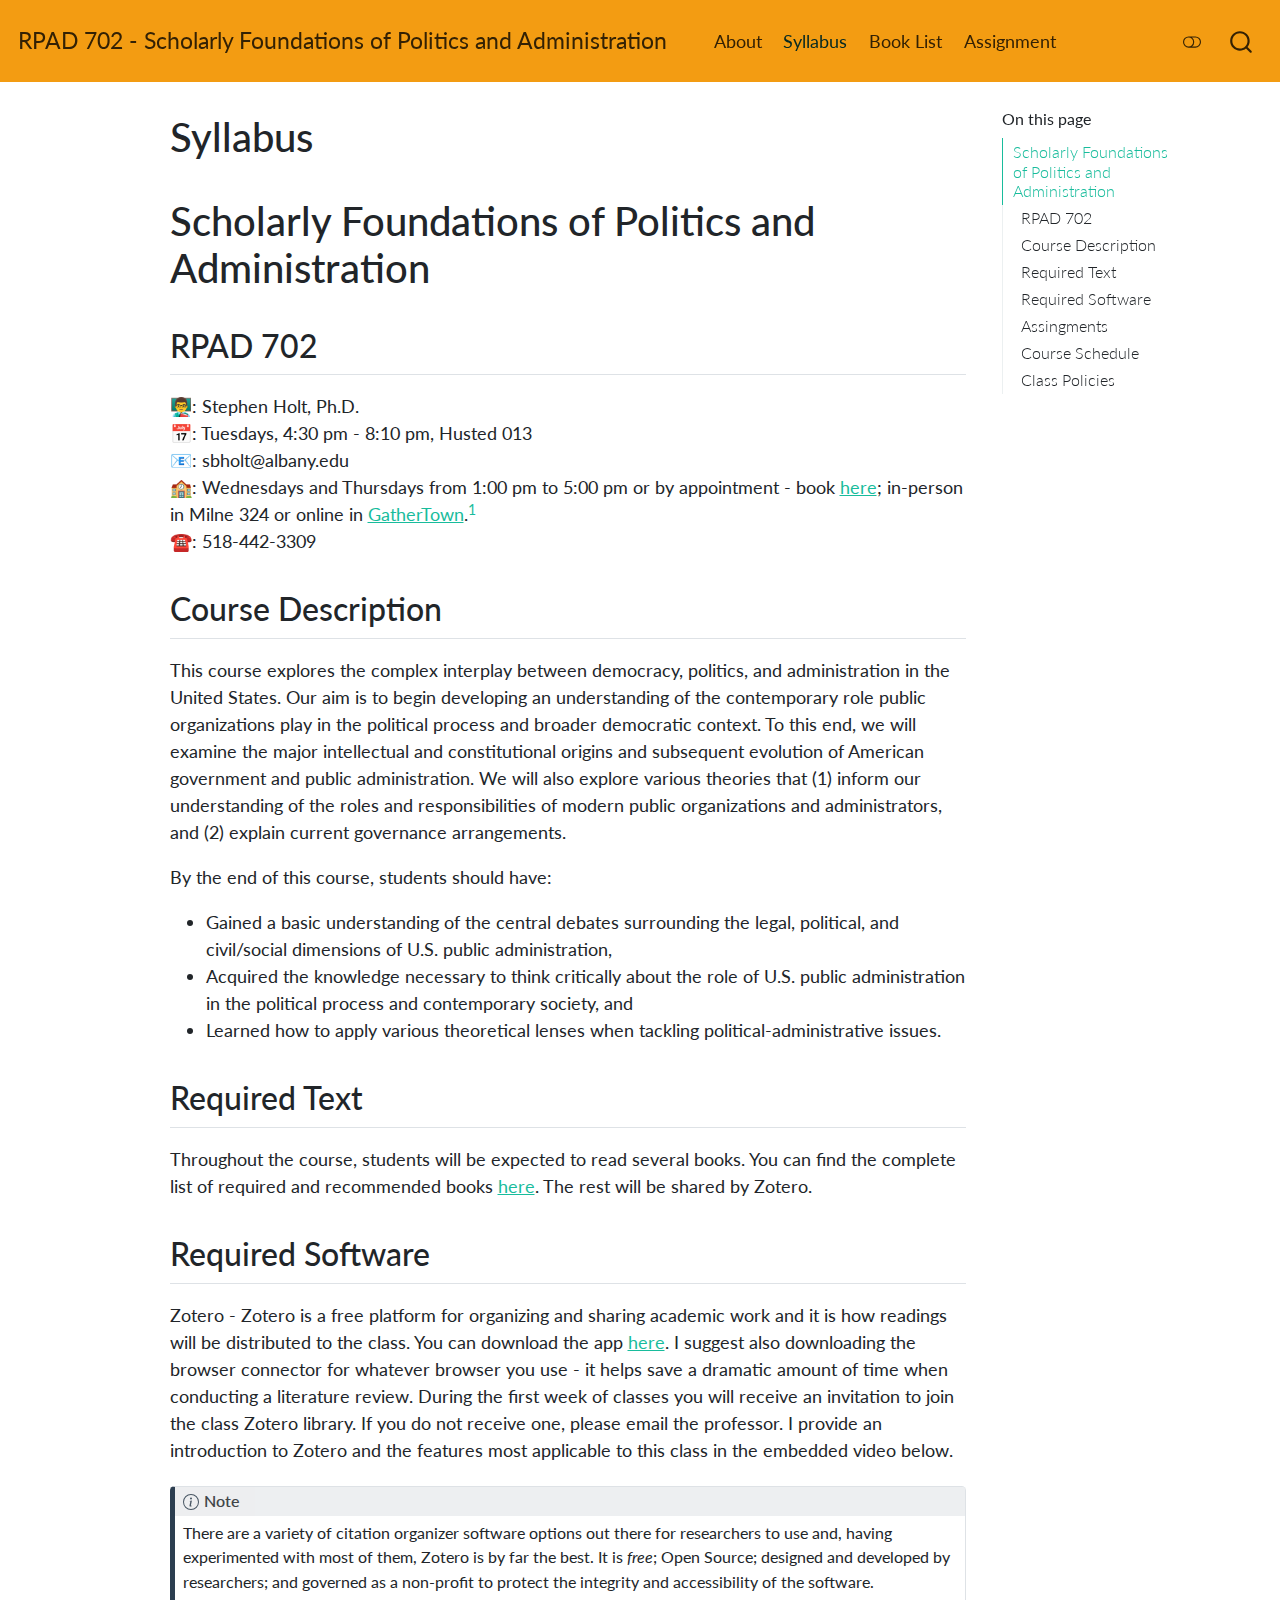
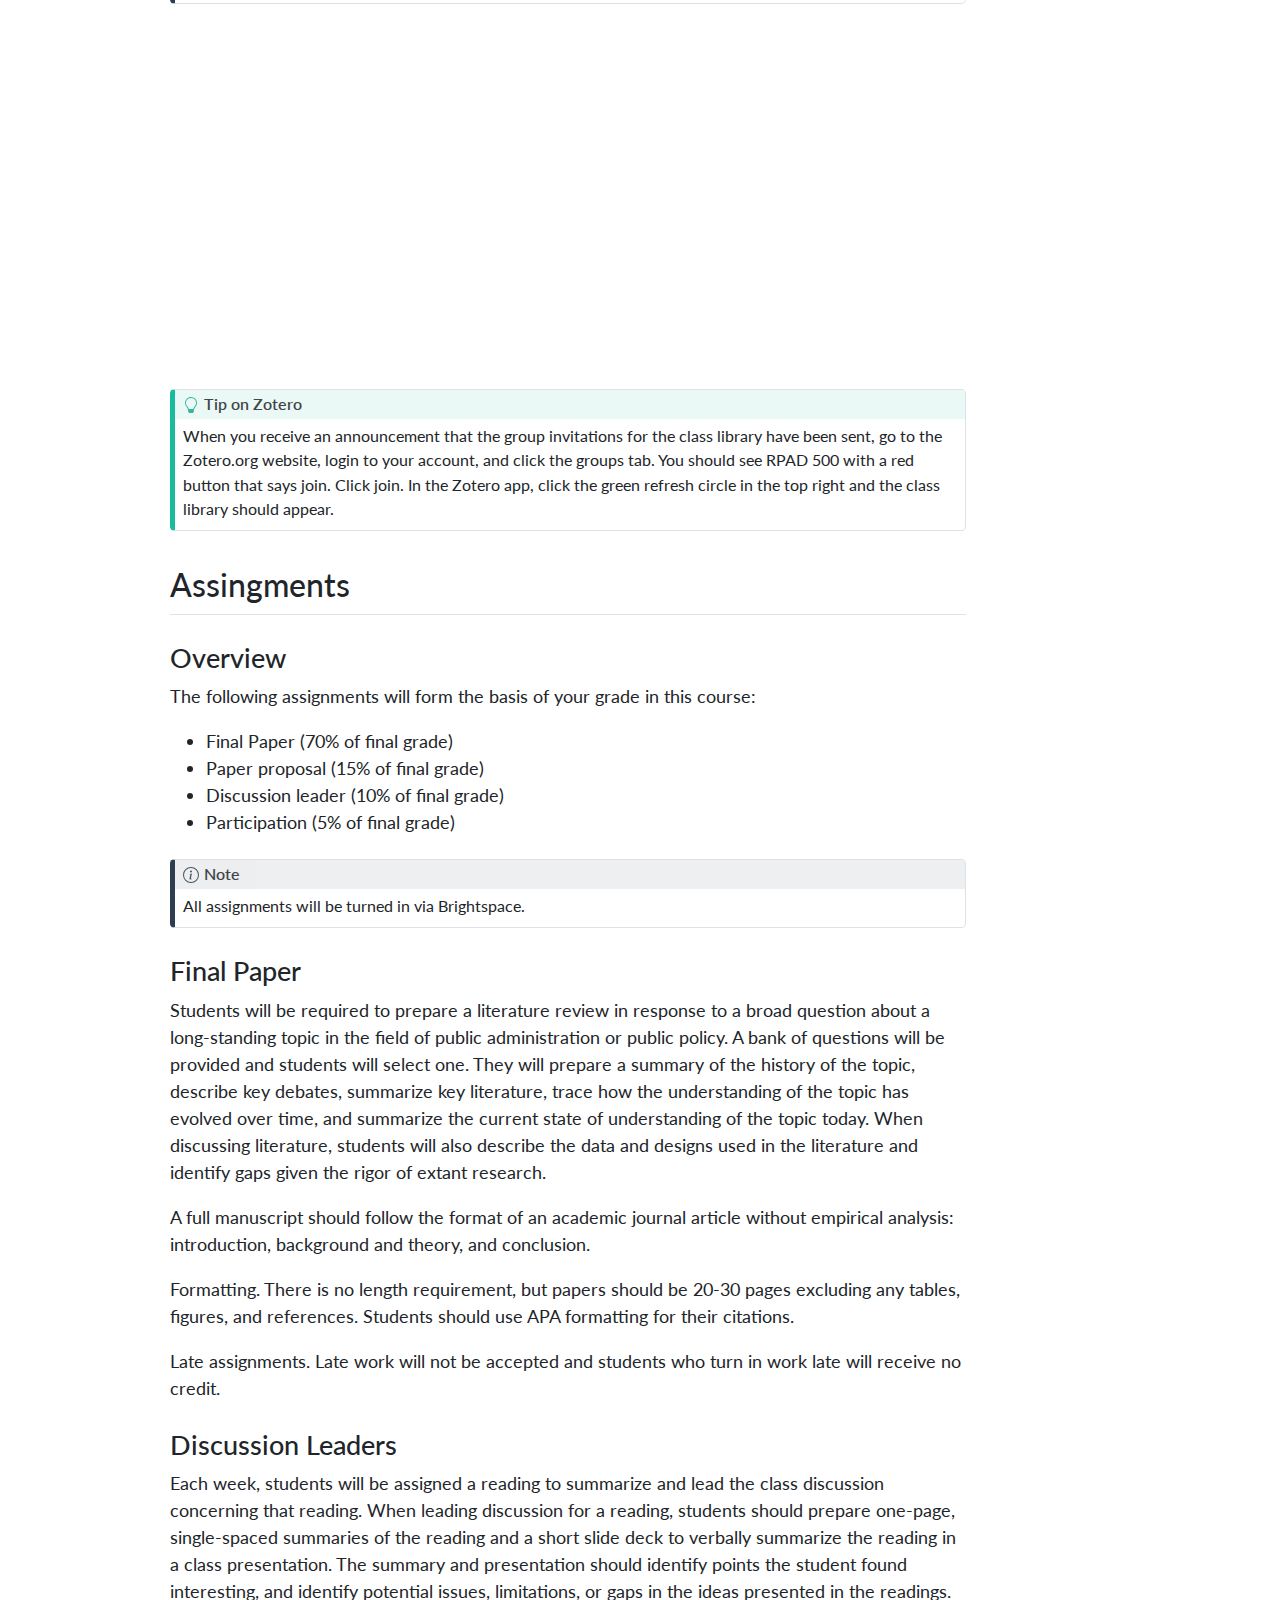
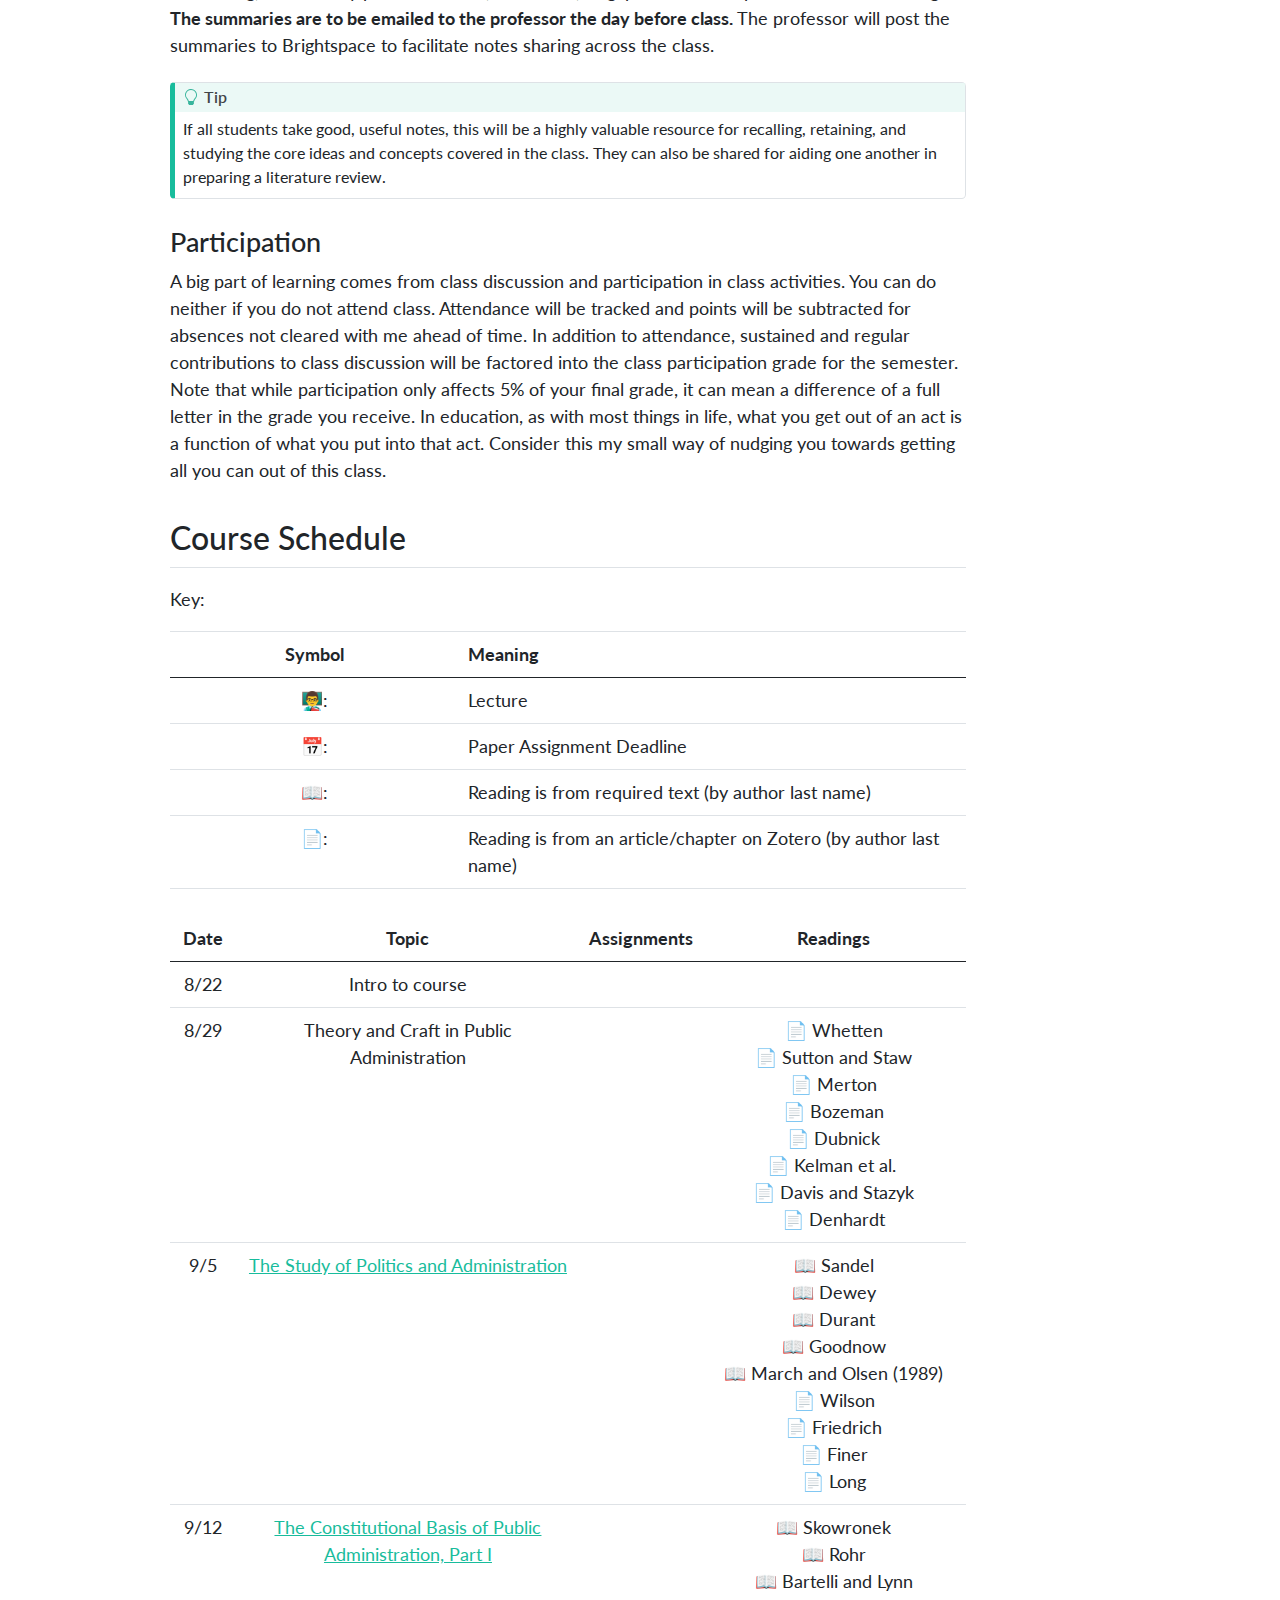
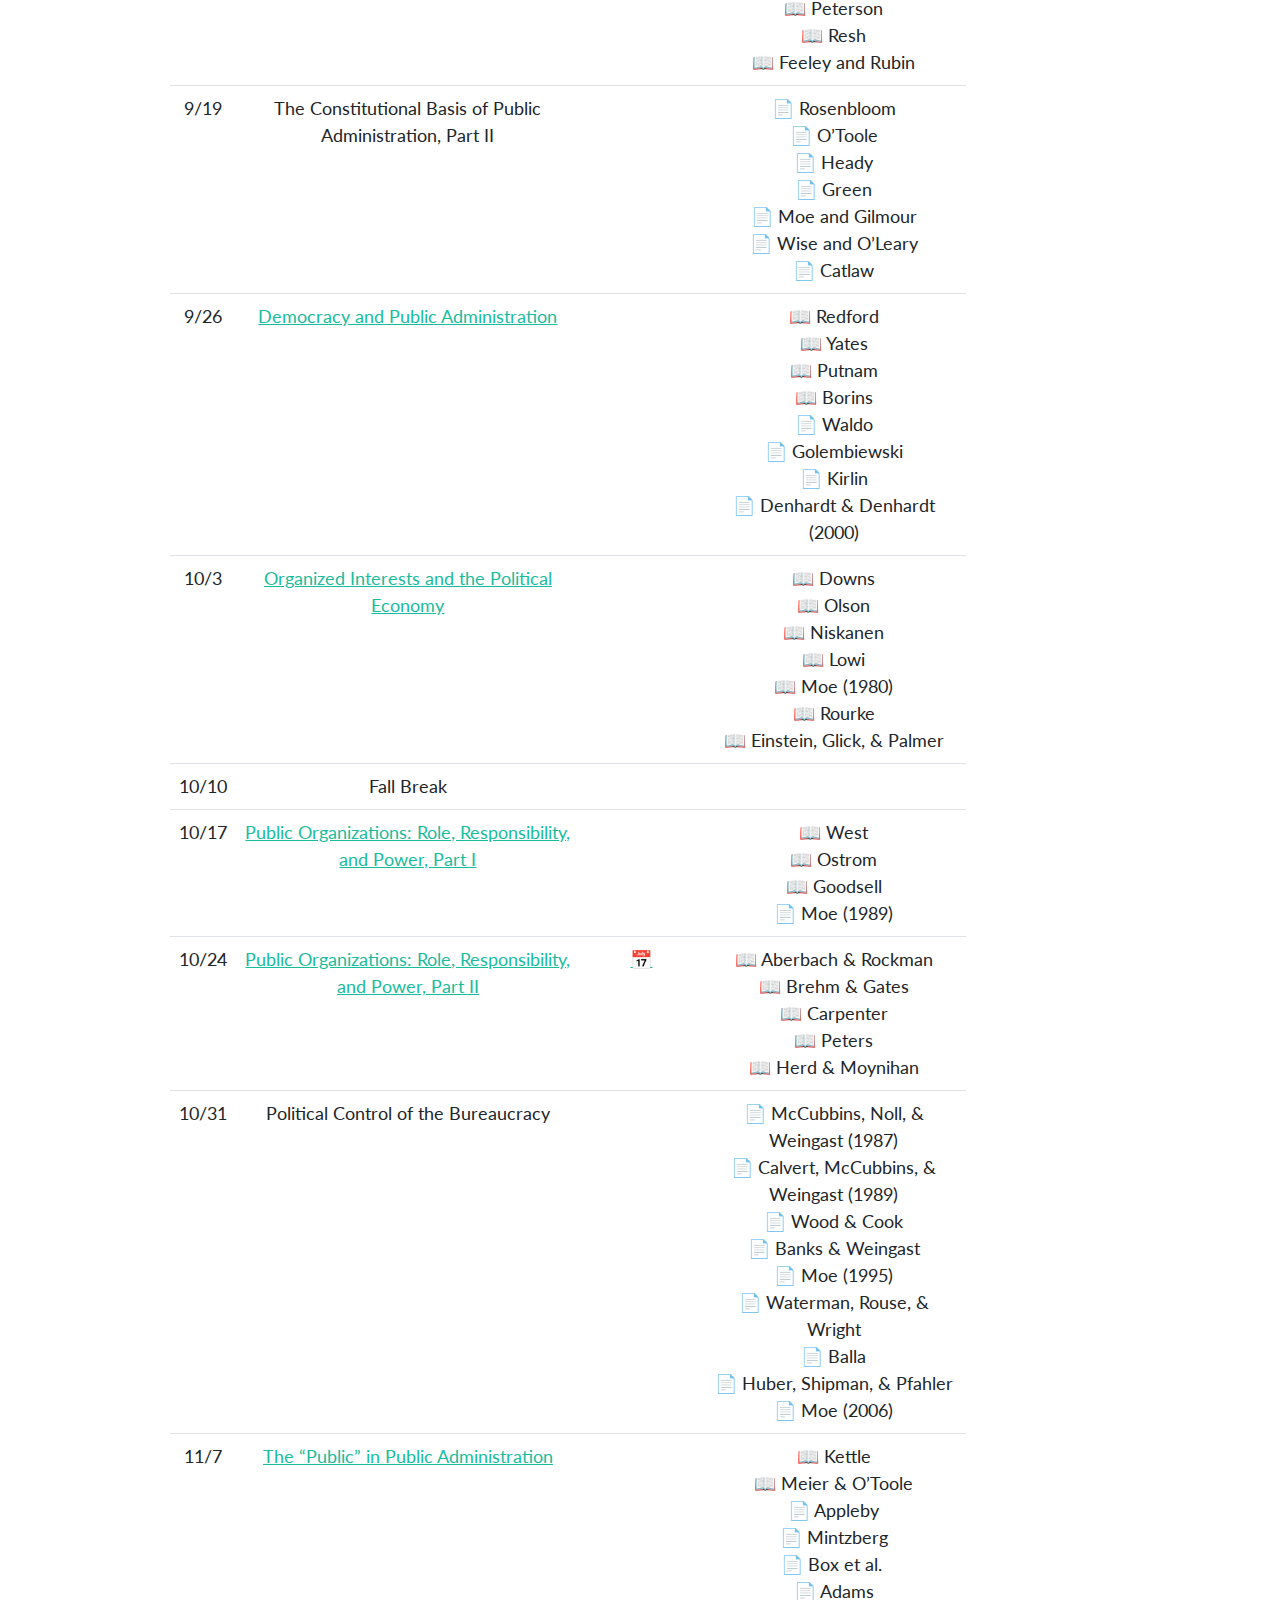
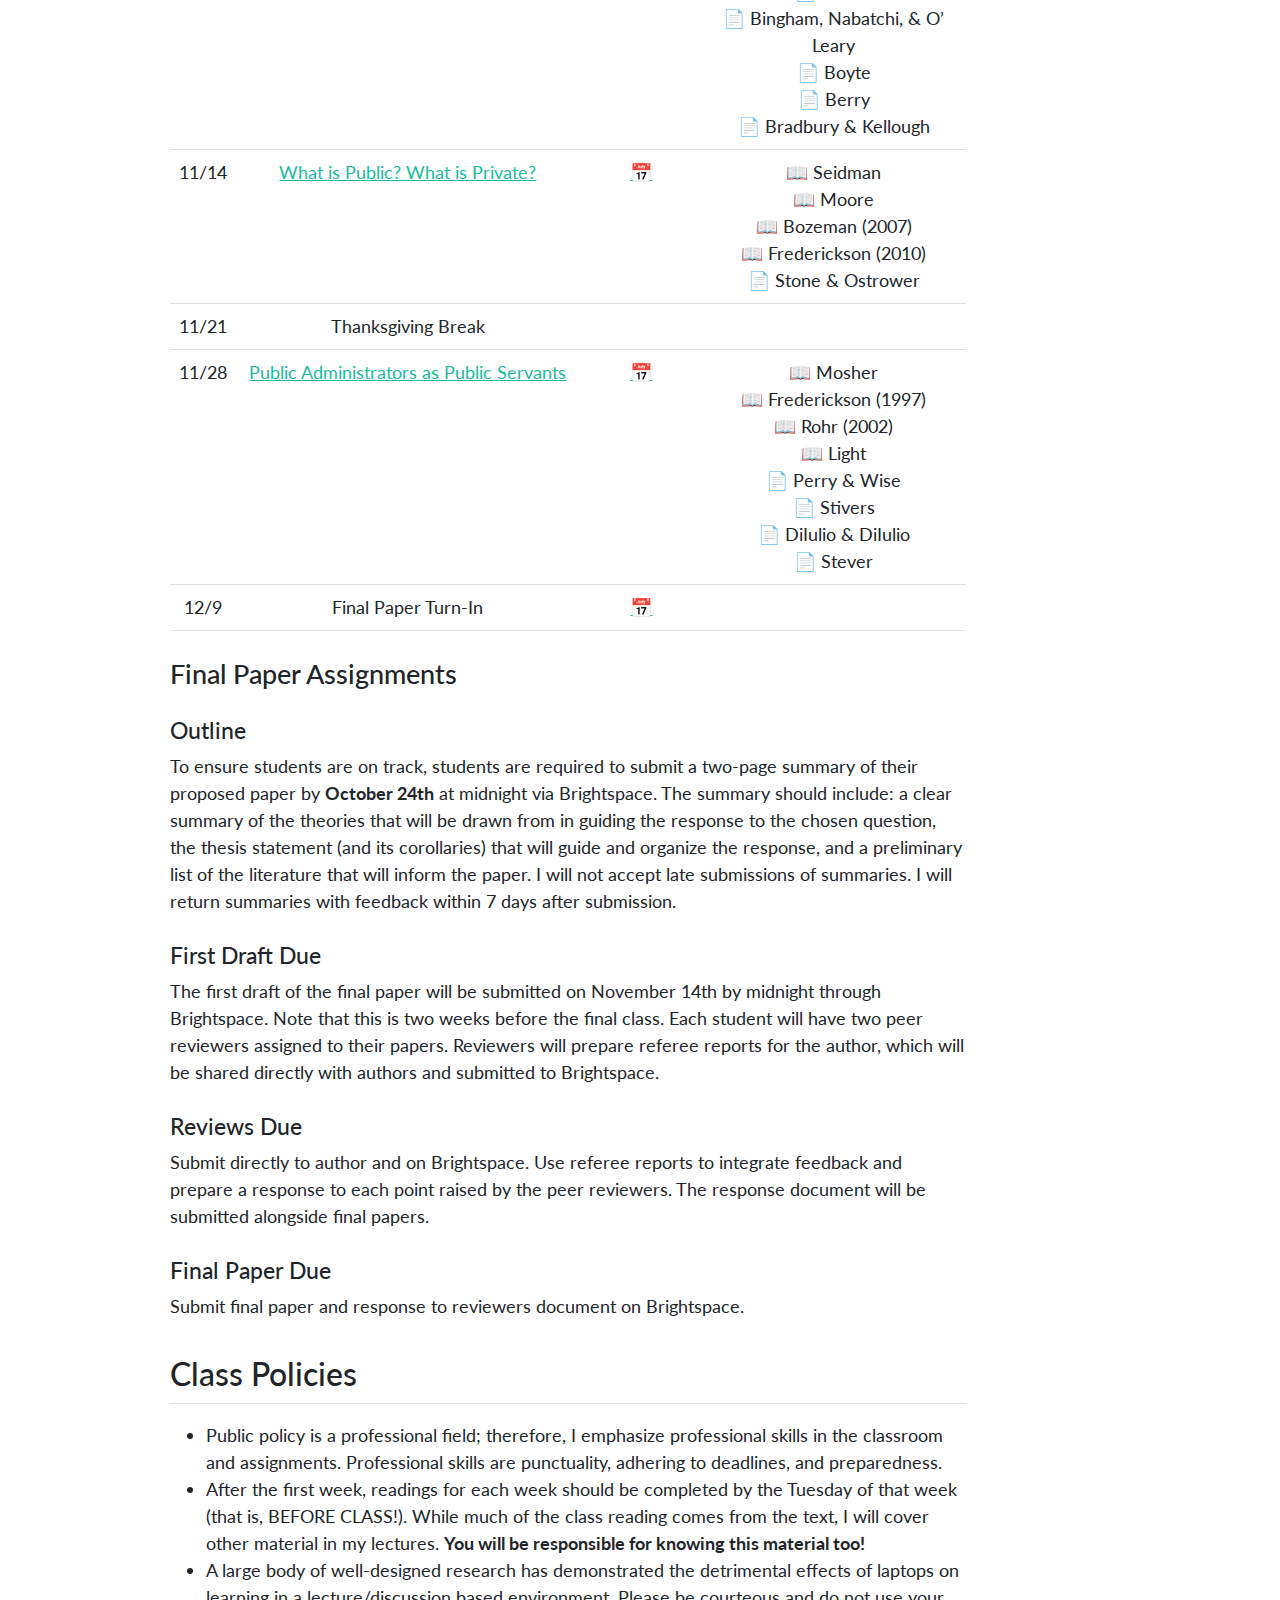
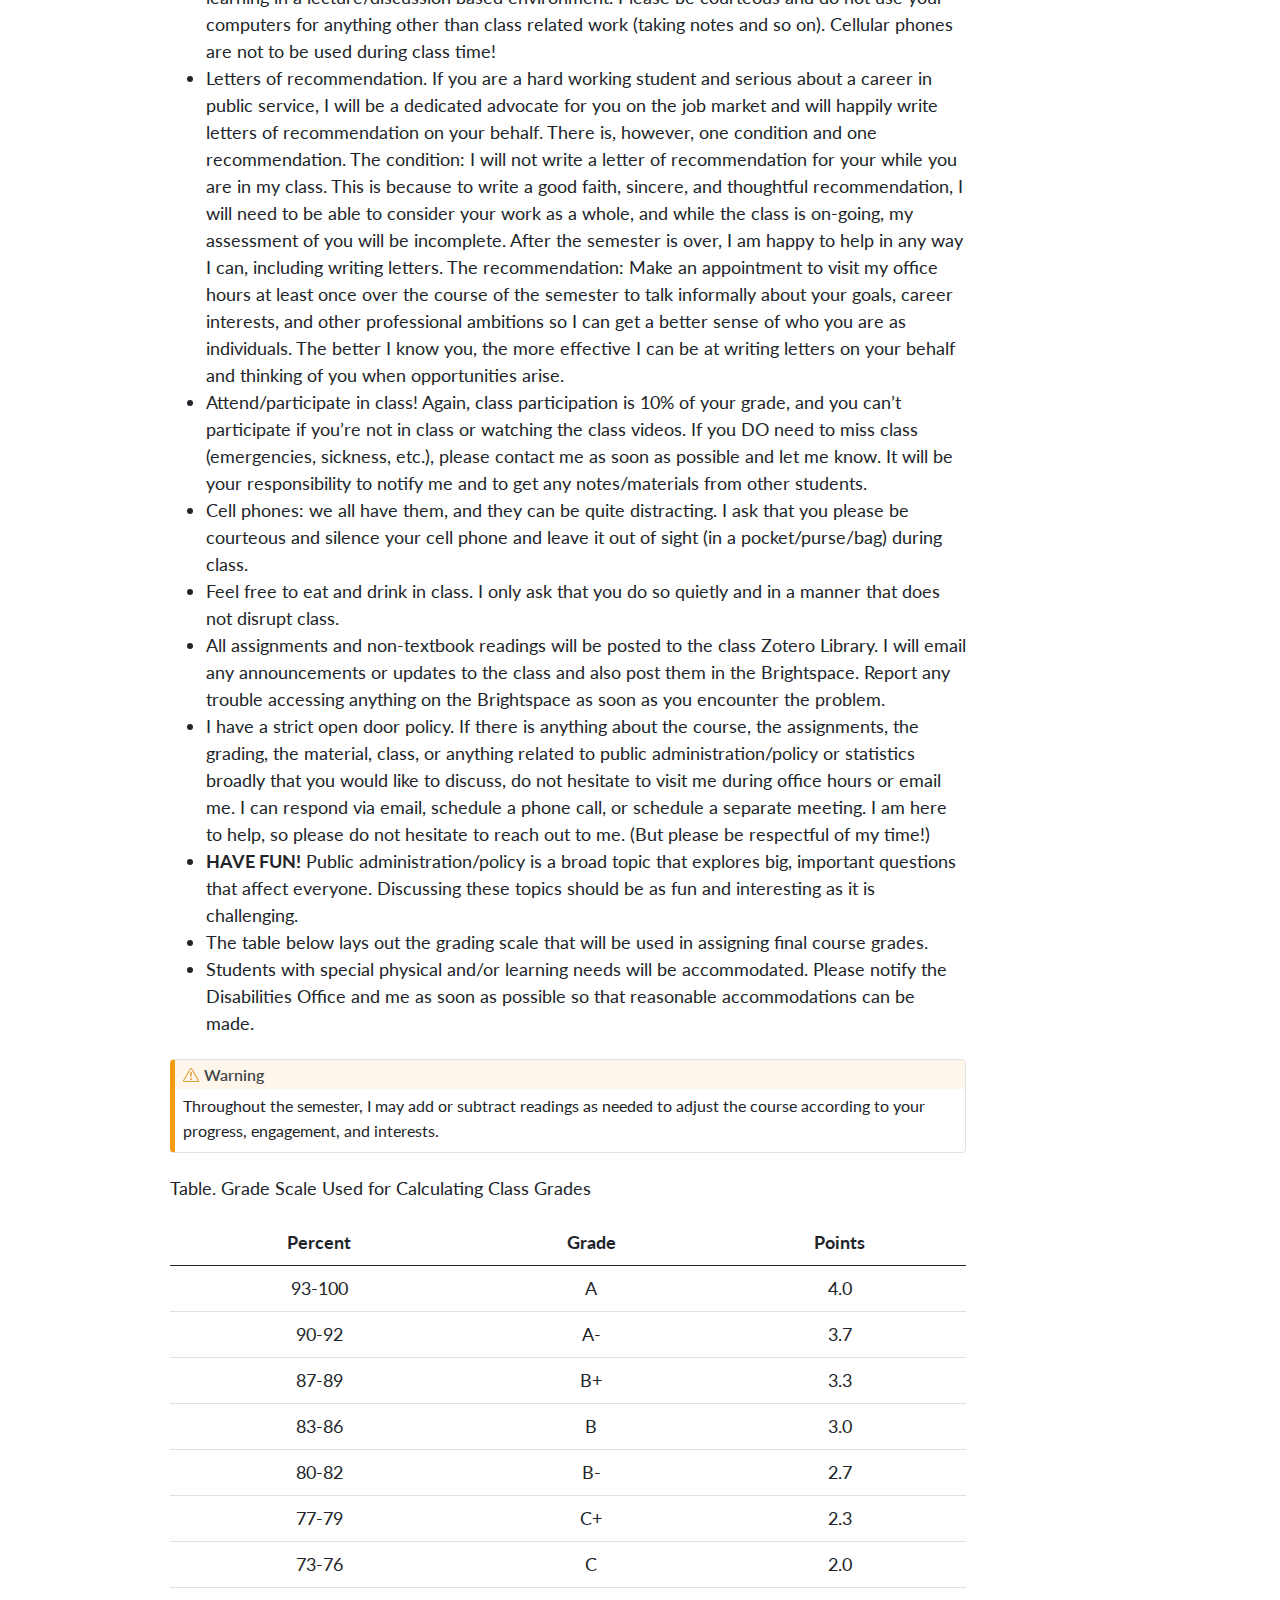
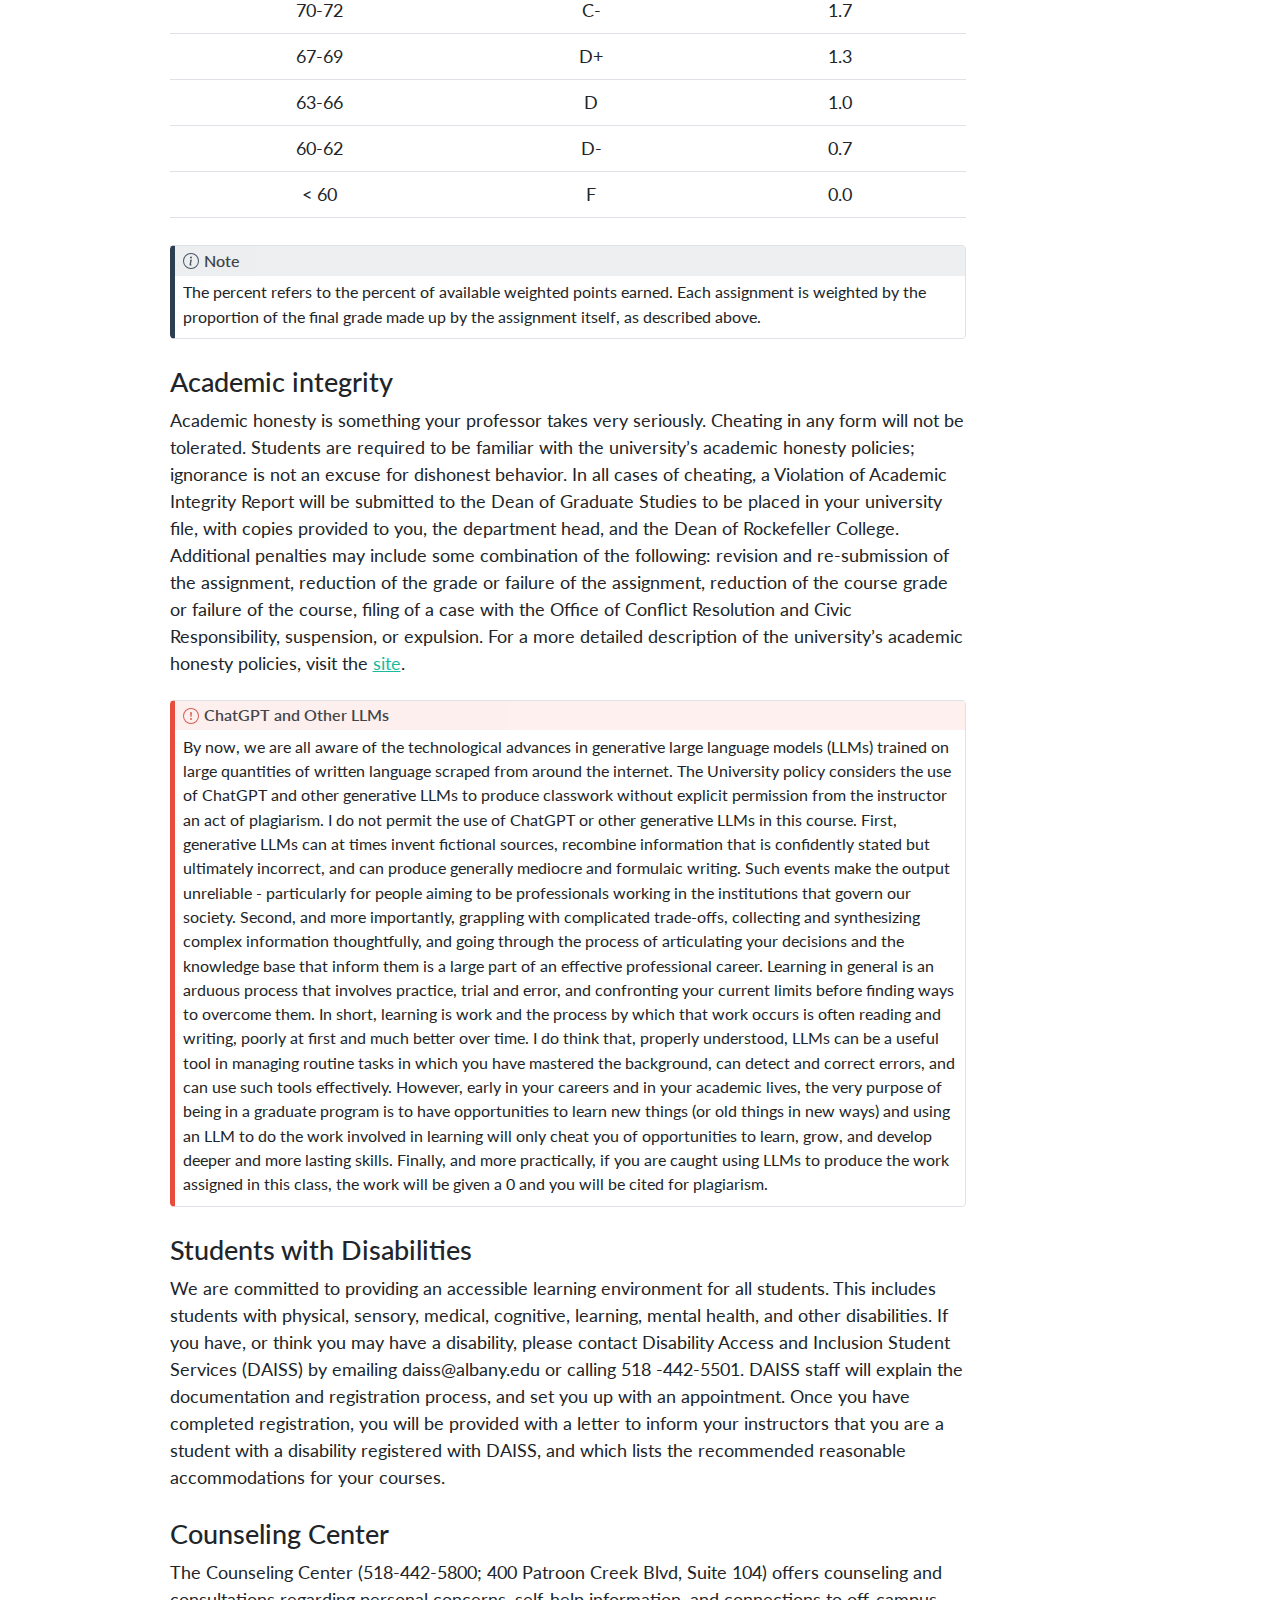
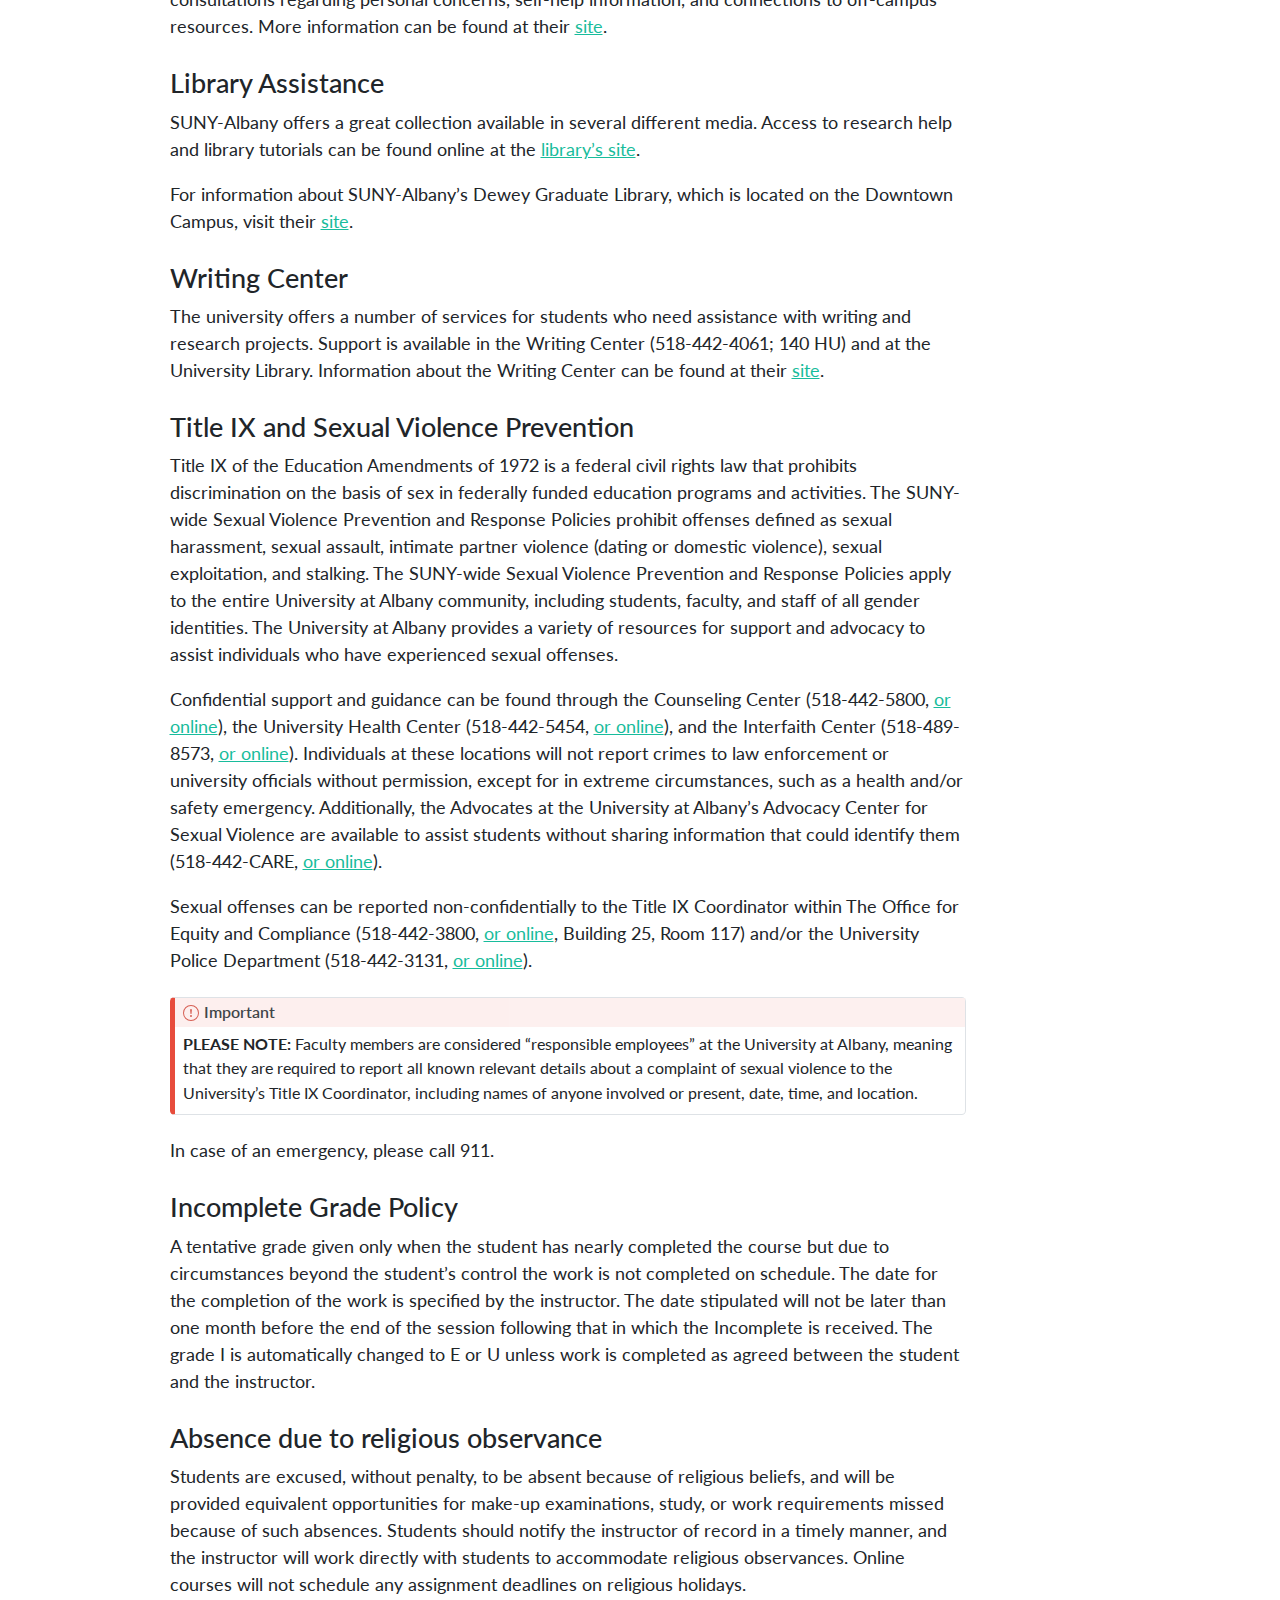
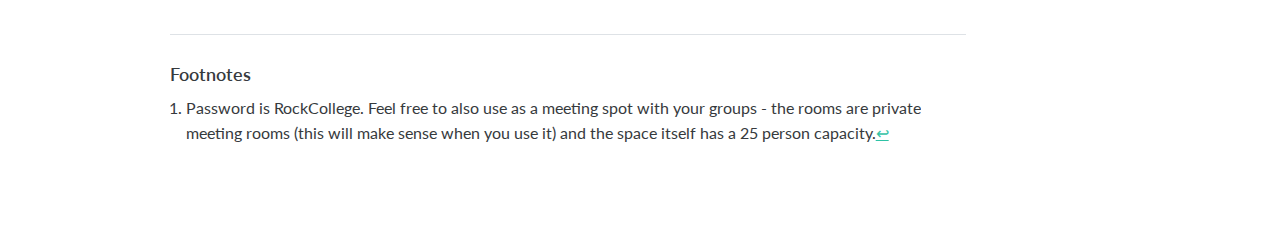
<file: docs/syllabus702.html>
<!DOCTYPE html>
<html xmlns="http://www.w3.org/1999/xhtml" lang="en" xml:lang="en"><head>

<meta charset="utf-8">
<meta name="generator" content="quarto-1.2.269">

<meta name="viewport" content="width=device-width, initial-scale=1.0, user-scalable=yes">


<title>RPAD 702 - Scholarly Foundations of Politics and Administration - Syllabus</title>
<style>
code{white-space: pre-wrap;}
span.smallcaps{font-variant: small-caps;}
div.columns{display: flex; gap: min(4vw, 1.5em);}
div.column{flex: auto; overflow-x: auto;}
div.hanging-indent{margin-left: 1.5em; text-indent: -1.5em;}
ul.task-list{list-style: none;}
ul.task-list li input[type="checkbox"] {
  width: 0.8em;
  margin: 0 0.8em 0.2em -1.6em;
  vertical-align: middle;
}
</style>


<script src="site_libs/quarto-nav/quarto-nav.js"></script>
<script src="site_libs/quarto-nav/headroom.min.js"></script>
<script src="site_libs/clipboard/clipboard.min.js"></script>
<script src="site_libs/quarto-search/autocomplete.umd.js"></script>
<script src="site_libs/quarto-search/fuse.min.js"></script>
<script src="site_libs/quarto-search/quarto-search.js"></script>
<meta name="quarto:offset" content="./">
<script src="site_libs/quarto-html/quarto.js"></script>
<script src="site_libs/quarto-html/popper.min.js"></script>
<script src="site_libs/quarto-html/tippy.umd.min.js"></script>
<script src="site_libs/quarto-html/anchor.min.js"></script>
<link href="site_libs/quarto-html/tippy.css" rel="stylesheet">
<link href="site_libs/quarto-html/quarto-syntax-highlighting.css" rel="stylesheet" class="quarto-color-scheme" id="quarto-text-highlighting-styles">
<link href="site_libs/quarto-html/quarto-syntax-highlighting-dark.css" rel="prefetch" class="quarto-color-scheme quarto-color-alternate" id="quarto-text-highlighting-styles">
<script src="site_libs/bootstrap/bootstrap.min.js"></script>
<link href="site_libs/bootstrap/bootstrap-icons.css" rel="stylesheet">
<link href="site_libs/bootstrap/bootstrap.min.css" rel="stylesheet" class="quarto-color-scheme" id="quarto-bootstrap" data-mode="light">
<link href="site_libs/bootstrap/bootstrap-dark.min.css" rel="prefetch" class="quarto-color-scheme quarto-color-alternate" id="quarto-bootstrap" data-mode="dark">
<script id="quarto-search-options" type="application/json">{
  "location": "navbar",
  "copy-button": false,
  "collapse-after": 3,
  "panel-placement": "end",
  "type": "overlay",
  "limit": 20,
  "language": {
    "search-no-results-text": "No results",
    "search-matching-documents-text": "matching documents",
    "search-copy-link-title": "Copy link to search",
    "search-hide-matches-text": "Hide additional matches",
    "search-more-match-text": "more match in this document",
    "search-more-matches-text": "more matches in this document",
    "search-clear-button-title": "Clear",
    "search-detached-cancel-button-title": "Cancel",
    "search-submit-button-title": "Submit"
  }
}</script>


<link rel="stylesheet" href="styles.css">
</head>

<body class="nav-fixed">

<div id="quarto-search-results"></div>
  <header id="quarto-header" class="headroom fixed-top">
    <nav class="navbar navbar-expand-lg navbar-dark ">
      <div class="navbar-container container-fluid">
      <div class="navbar-brand-container">
    <a class="navbar-brand" href="./index.html">
    <span class="navbar-title">RPAD 702 - Scholarly Foundations of Politics and Administration</span>
    </a>
  </div>
          <button class="navbar-toggler" type="button" data-bs-toggle="collapse" data-bs-target="#navbarCollapse" aria-controls="navbarCollapse" aria-expanded="false" aria-label="Toggle navigation" onclick="if (window.quartoToggleHeadroom) { window.quartoToggleHeadroom(); }">
  <span class="navbar-toggler-icon"></span>
</button>
          <div class="collapse navbar-collapse" id="navbarCollapse">
            <ul class="navbar-nav navbar-nav-scroll me-auto">
  <li class="nav-item">
    <a class="nav-link" href="./index.html">
 <span class="menu-text">About</span></a>
  </li>  
  <li class="nav-item">
    <a class="nav-link active" href="./syllabus702.html" aria-current="page">
 <span class="menu-text">Syllabus</span></a>
  </li>  
  <li class="nav-item">
    <a class="nav-link" href="./booklist.html">
 <span class="menu-text">Book List</span></a>
  </li>  
  <li class="nav-item">
    <a class="nav-link" href="./assignments.html">
 <span class="menu-text">Assignment</span></a>
  </li>  
</ul>
              <div class="quarto-toggle-container">
                  <a href="" class="quarto-color-scheme-toggle nav-link" onclick="window.quartoToggleColorScheme(); return false;" title="Toggle dark mode"><i class="bi"></i></a>
              </div>
              <div id="quarto-search" class="" title="Search"></div>
          </div> <!-- /navcollapse -->
      </div> <!-- /container-fluid -->
    </nav>
</header>
<!-- content -->
<div id="quarto-content" class="quarto-container page-columns page-rows-contents page-layout-article page-navbar">
<!-- sidebar -->
<!-- margin-sidebar -->
    <div id="quarto-margin-sidebar" class="sidebar margin-sidebar">
        <nav id="TOC" role="doc-toc" class="toc-active">
    <h2 id="toc-title">On this page</h2>
   
  <ul>
  <li><a href="#scholarly-foundations-of-politics-and-administration" id="toc-scholarly-foundations-of-politics-and-administration" class="nav-link active" data-scroll-target="#scholarly-foundations-of-politics-and-administration">Scholarly Foundations of Politics and Administration</a>
  <ul class="collapse">
  <li><a href="#rpad-702" id="toc-rpad-702" class="nav-link" data-scroll-target="#rpad-702">RPAD 702</a></li>
  <li><a href="#course-description" id="toc-course-description" class="nav-link" data-scroll-target="#course-description">Course Description</a></li>
  <li><a href="#required-text" id="toc-required-text" class="nav-link" data-scroll-target="#required-text">Required Text</a></li>
  <li><a href="#required-software" id="toc-required-software" class="nav-link" data-scroll-target="#required-software">Required Software</a></li>
  <li><a href="#assingments" id="toc-assingments" class="nav-link" data-scroll-target="#assingments">Assingments</a>
  <ul class="collapse">
  <li><a href="#overview" id="toc-overview" class="nav-link" data-scroll-target="#overview">Overview</a></li>
  <li><a href="#final-paper" id="toc-final-paper" class="nav-link" data-scroll-target="#final-paper">Final Paper</a></li>
  <li><a href="#discussion-leaders" id="toc-discussion-leaders" class="nav-link" data-scroll-target="#discussion-leaders">Discussion Leaders</a></li>
  <li><a href="#participation" id="toc-participation" class="nav-link" data-scroll-target="#participation">Participation</a></li>
  </ul></li>
  <li><a href="#course-schedule" id="toc-course-schedule" class="nav-link" data-scroll-target="#course-schedule">Course Schedule</a>
  <ul class="collapse">
  <li><a href="#final-paper-assignments" id="toc-final-paper-assignments" class="nav-link" data-scroll-target="#final-paper-assignments">Final Paper Assignments</a></li>
  </ul></li>
  <li><a href="#class-policies" id="toc-class-policies" class="nav-link" data-scroll-target="#class-policies">Class Policies</a>
  <ul class="collapse">
  <li><a href="#academic-integrity" id="toc-academic-integrity" class="nav-link" data-scroll-target="#academic-integrity">Academic integrity</a></li>
  <li><a href="#students-with-disabilities" id="toc-students-with-disabilities" class="nav-link" data-scroll-target="#students-with-disabilities">Students with Disabilities</a></li>
  <li><a href="#counseling-center" id="toc-counseling-center" class="nav-link" data-scroll-target="#counseling-center">Counseling Center</a></li>
  <li><a href="#library-assistance" id="toc-library-assistance" class="nav-link" data-scroll-target="#library-assistance">Library Assistance</a></li>
  <li><a href="#writing-center" id="toc-writing-center" class="nav-link" data-scroll-target="#writing-center">Writing Center</a></li>
  <li><a href="#title-ix-and-sexual-violence-prevention" id="toc-title-ix-and-sexual-violence-prevention" class="nav-link" data-scroll-target="#title-ix-and-sexual-violence-prevention">Title IX and Sexual Violence Prevention</a></li>
  <li><a href="#incomplete-grade-policy" id="toc-incomplete-grade-policy" class="nav-link" data-scroll-target="#incomplete-grade-policy">Incomplete Grade Policy</a></li>
  <li><a href="#absence-due-to-religious-observance" id="toc-absence-due-to-religious-observance" class="nav-link" data-scroll-target="#absence-due-to-religious-observance">Absence due to religious observance</a></li>
  </ul></li>
  </ul></li>
  </ul>
</nav>
    </div>
<!-- main -->
<main class="content" id="quarto-document-content">

<header id="title-block-header" class="quarto-title-block default">
<div class="quarto-title">
<h1 class="title">Syllabus</h1>
</div>



<div class="quarto-title-meta">

    
  
    
  </div>
  

</header>

<section id="scholarly-foundations-of-politics-and-administration" class="level1">
<h1>Scholarly Foundations of Politics and Administration</h1>
<section id="rpad-702" class="level2">
<h2 class="anchored" data-anchor-id="rpad-702">RPAD 702</h2>
<p>👨‍🏫: Stephen Holt, Ph.D.<br>
📅: Tuesdays, 4:30 pm - 8:10 pm, Husted 013<br>
📧: sbholt@albany.edu<br>
🏫: Wednesdays and Thursdays from 1:00 pm to 5:00 pm or by appointment - book <a href="https://calendly.com/sbholt/30min">here</a>; in-person in Milne 324 or online in <a href="https://app.gather.town/app/REBbcSYb3BTtxRhY/ussalbany">GatherTown</a>.<a href="#fn1" class="footnote-ref" id="fnref1" role="doc-noteref"><sup>1</sup></a><br>
☎️: 518-442-3309</p>
</section>
<section id="course-description" class="level2">
<h2 class="anchored" data-anchor-id="course-description">Course Description</h2>
<p>This course explores the complex interplay between democracy, politics, and administration in the United States. Our aim is to begin developing an understanding of the contemporary role public organizations play in the political process and broader democratic context. To this end, we will examine the major intellectual and constitutional origins and subsequent evolution of American government and public administration. We will also explore various theories that (1) inform our understanding of the roles and responsibilities of modern public organizations and administrators, and (2) explain current governance arrangements.</p>
<p>By the end of this course, students should have:</p>
<ul>
<li>Gained a basic understanding of the central debates surrounding the legal, political, and civil/social dimensions of U.S. public administration,</li>
<li>Acquired the knowledge necessary to think critically about the role of U.S. public administration in the political process and contemporary society, and</li>
<li>Learned how to apply various theoretical lenses when tackling political-administrative issues.</li>
</ul>
</section>
<section id="required-text" class="level2">
<h2 class="anchored" data-anchor-id="required-text">Required Text</h2>
<p>Throughout the course, students will be expected to read several books. You can find the complete list of required and recommended books <a href="./booklist.html">here</a>. The rest will be shared by Zotero.</p>
</section>
<section id="required-software" class="level2">
<h2 class="anchored" data-anchor-id="required-software">Required Software</h2>
<p>Zotero - Zotero is a free platform for organizing and sharing academic work and it is how readings will be distributed to the class. You can download the app <a href="https://www.zotero.org/download/">here</a>. I suggest also downloading the browser connector for whatever browser you use - it helps save a dramatic amount of time when conducting a literature review. During the first week of classes you will receive an invitation to join the class Zotero library. If you do not receive one, please email the professor. I provide an introduction to Zotero and the features most applicable to this class in the embedded video below.</p>
<div class="callout-note callout callout-style-default callout-captioned">
<div class="callout-header d-flex align-content-center">
<div class="callout-icon-container">
<i class="callout-icon"></i>
</div>
<div class="callout-caption-container flex-fill">
Note
</div>
</div>
<div class="callout-body-container callout-body">
<p>There are a variety of citation organizer software options out there for researchers to use and, having experimented with most of them, Zotero is by far the best. It is <em>free</em>; Open Source; designed and developed by researchers; and governed as a non-profit to protect the integrity and accessibility of the software.</p>
</div>
</div>
<iframe width="560" height="315" src="https://www.youtube.com/embed/zR4HYByFnJA" title="YouTube video player" frameborder="0" allow="accelerometer; autoplay; clipboard-write; encrypted-media; gyroscope; picture-in-picture" allowfullscreen="">
</iframe>
<div class="callout-tip callout callout-style-default callout-captioned">
<div class="callout-header d-flex align-content-center">
<div class="callout-icon-container">
<i class="callout-icon"></i>
</div>
<div class="callout-caption-container flex-fill">
Tip on Zotero
</div>
</div>
<div class="callout-body-container callout-body">
<p>When you receive an announcement that the group invitations for the class library have been sent, go to the Zotero.org website, login to your account, and click the groups tab. You should see RPAD 500 with a red button that says join. Click join. In the Zotero app, click the green refresh circle in the top right and the class library should appear.</p>
</div>
</div>
</section>
<section id="assingments" class="level2">
<h2 class="anchored" data-anchor-id="assingments">Assingments</h2>
<section id="overview" class="level3">
<h3 class="anchored" data-anchor-id="overview">Overview</h3>
<p>The following assignments will form the basis of your grade in this course:</p>
<ul>
<li>Final Paper (70% of final grade)</li>
<li>Paper proposal (15% of final grade)</li>
<li>Discussion leader (10% of final grade)</li>
<li>Participation (5% of final grade)</li>
</ul>
<div class="callout-note callout callout-style-default callout-captioned">
<div class="callout-header d-flex align-content-center">
<div class="callout-icon-container">
<i class="callout-icon"></i>
</div>
<div class="callout-caption-container flex-fill">
Note
</div>
</div>
<div class="callout-body-container callout-body">
<p>All assignments will be turned in via Brightspace.</p>
</div>
</div>
</section>
<section id="final-paper" class="level3">
<h3 class="anchored" data-anchor-id="final-paper">Final Paper</h3>
<p>Students will be required to prepare a literature review in response to a broad question about a long-standing topic in the field of public administration or public policy. A bank of questions will be provided and students will select one. They will prepare a summary of the history of the topic, describe key debates, summarize key literature, trace how the understanding of the topic has evolved over time, and summarize the current state of understanding of the topic today. When discussing literature, students will also describe the data and designs used in the literature and identify gaps given the rigor of extant research.</p>
<p>A full manuscript should follow the format of an academic journal article without empirical analysis: introduction, background and theory, and conclusion.</p>
<p>Formatting. There is no length requirement, but papers should be 20-30 pages excluding any tables, figures, and references. Students should use APA formatting for their citations.</p>
<p>Late assignments. Late work will not be accepted and students who turn in work late will receive no credit.</p>
</section>
<section id="discussion-leaders" class="level3">
<h3 class="anchored" data-anchor-id="discussion-leaders">Discussion Leaders</h3>
<p>Each week, students will be assigned a reading to summarize and lead the class discussion concerning that reading. When leading discussion for a reading, students should prepare one-page, single-spaced summaries of the reading and a short slide deck to verbally summarize the reading in a class presentation. The summary and presentation should identify points the student found interesting, and identify potential issues, limitations, or gaps in the ideas presented in the readings. <strong>The summaries are to be emailed to the professor the day before class.</strong> The professor will post the summaries to Brightspace to facilitate notes sharing across the class.</p>
<div class="callout-tip callout callout-style-default callout-captioned">
<div class="callout-header d-flex align-content-center">
<div class="callout-icon-container">
<i class="callout-icon"></i>
</div>
<div class="callout-caption-container flex-fill">
Tip
</div>
</div>
<div class="callout-body-container callout-body">
<p>If all students take good, useful notes, this will be a highly valuable resource for recalling, retaining, and studying the core ideas and concepts covered in the class. They can also be shared for aiding one another in preparing a literature review.</p>
</div>
</div>
</section>
<section id="participation" class="level3">
<h3 class="anchored" data-anchor-id="participation">Participation</h3>
<p>A big part of learning comes from class discussion and participation in class activities. You can do neither if you do not attend class. Attendance will be tracked and points will be subtracted for absences not cleared with me ahead of time. In addition to attendance, sustained and regular contributions to class discussion will be factored into the class participation grade for the semester. Note that while participation only affects 5% of your final grade, it can mean a difference of a full letter in the grade you receive. In education, as with most things in life, what you get out of an act is a function of what you put into that act. Consider this my small way of nudging you towards getting all you can out of this class.</p>
</section>
</section>
<section id="course-schedule" class="level2">
<h2 class="anchored" data-anchor-id="course-schedule">Course Schedule</h2>
<p>Key:</p>
<table class="table">
<colgroup>
<col style="width: 36%">
<col style="width: 63%">
</colgroup>
<thead>
<tr class="header">
<th style="text-align: center;">Symbol</th>
<th style="text-align: left;">Meaning</th>
</tr>
</thead>
<tbody>
<tr class="odd">
<td style="text-align: center;">👨‍🏫:</td>
<td style="text-align: left;">Lecture</td>
</tr>
<tr class="even">
<td style="text-align: center;">📅:</td>
<td style="text-align: left;">Paper Assignment Deadline</td>
</tr>
<tr class="odd">
<td style="text-align: center;">📖:</td>
<td style="text-align: left;">Reading is from required text (by author last name)</td>
</tr>
<tr class="even">
<td style="text-align: center;">📄:</td>
<td style="text-align: left;">Reading is from an article/chapter on Zotero (by author last name)</td>
</tr>
</tbody>
</table>
<table class="table">
<thead>
<tr class="header">
<th style="text-align: center;">Date</th>
<th style="text-align: center;">Topic</th>
<th style="text-align: center;">Assignments</th>
<th style="text-align: center;">Readings</th>
</tr>
</thead>
<tbody>
<tr class="odd">
<td style="text-align: center;">8/22</td>
<td style="text-align: center;">Intro to course</td>
<td style="text-align: center;"></td>
<td style="text-align: center;"></td>
</tr>
<tr class="even">
<td style="text-align: center;">8/29</td>
<td style="text-align: center;">Theory and Craft in Public Administration</td>
<td style="text-align: center;"></td>
<td style="text-align: center;">📄 Whetten <br> 📄 Sutton and Staw <br> 📄 Merton <br> 📄 Bozeman <br> 📄 Dubnick <br> 📄 Kelman et al.&nbsp;<br> 📄 Davis and Stazyk <br> 📄 Denhardt</td>
</tr>
<tr class="odd">
<td style="text-align: center;">9/5</td>
<td style="text-align: center;"><a href="./booklist.html#politics-admin">The Study of Politics and Administration</a></td>
<td style="text-align: center;"></td>
<td style="text-align: center;">📖 Sandel <br> 📖 Dewey <br> 📖 Durant <br> 📖 Goodnow <br> 📖 March and Olsen (1989) <br> 📄 Wilson <br> 📄 Friedrich <br> 📄 Finer <br> 📄 Long</td>
</tr>
<tr class="even">
<td style="text-align: center;">9/12</td>
<td style="text-align: center;"><a href="./booklist.html#constitution1">The Constitutional Basis of Public Administration, Part I</a></td>
<td style="text-align: center;"></td>
<td style="text-align: center;">📖 Skowronek <br> 📖 Rohr <br> 📖 Bartelli and Lynn <br> 📖 Peterson <br> 📖 Resh <br> 📖 Feeley and Rubin</td>
</tr>
<tr class="odd">
<td style="text-align: center;">9/19</td>
<td style="text-align: center;">The Constitutional Basis of Public Administration, Part II</td>
<td style="text-align: center;"></td>
<td style="text-align: center;">📄 Rosenbloom <br> 📄 O’Toole <br> 📄 Heady <br> 📄 Green <br> 📄 Moe and Gilmour <br> 📄 Wise and O’Leary <br> 📄 Catlaw</td>
</tr>
<tr class="even">
<td style="text-align: center;">9/26</td>
<td style="text-align: center;"><a href="./booklist.html#democracy-admin">Democracy and Public Administration</a></td>
<td style="text-align: center;"></td>
<td style="text-align: center;">📖 Redford <br> 📖 Yates <br> 📖 Putnam <br> 📖 Borins <br> 📄 Waldo <br> 📄 Golembiewski <br> 📄 Kirlin <br> 📄 Denhardt &amp; Denhardt (2000)</td>
</tr>
<tr class="odd">
<td style="text-align: center;">10/3</td>
<td style="text-align: center;"><a href="./booklist.html#political-economy">Organized Interests and the Political Economy</a></td>
<td style="text-align: center;"></td>
<td style="text-align: center;">📖 Downs <br> 📖 Olson <br> 📖 Niskanen <br> 📖 Lowi <br> 📖 Moe (1980) <br> 📖 Rourke <br> 📖 Einstein, Glick, &amp; Palmer</td>
</tr>
<tr class="even">
<td style="text-align: center;">10/10</td>
<td style="text-align: center;">Fall Break</td>
<td style="text-align: center;"></td>
<td style="text-align: center;"></td>
</tr>
<tr class="odd">
<td style="text-align: center;">10/17</td>
<td style="text-align: center;"><a href="./booklist.html#responsibility1">Public Organizations: Role, Responsibility, and Power, Part I</a></td>
<td style="text-align: center;"></td>
<td style="text-align: center;">📖 West <br> 📖 Ostrom <br> 📖 Goodsell <br> 📄 Moe (1989)</td>
</tr>
<tr class="even">
<td style="text-align: center;">10/24</td>
<td style="text-align: center;"><a href="./booklist.html#responsibility2">Public Organizations: Role, Responsibility, and Power, Part II</a></td>
<td style="text-align: center;"><a href="#outline">📅</a></td>
<td style="text-align: center;">📖 Aberbach &amp; Rockman <br> 📖 Brehm &amp; Gates <br> 📖 Carpenter <br> 📖 Peters <br> 📖 Herd &amp; Moynihan</td>
</tr>
<tr class="odd">
<td style="text-align: center;">10/31</td>
<td style="text-align: center;">Political Control of the Bureaucracy</td>
<td style="text-align: center;"></td>
<td style="text-align: center;">📄 McCubbins, Noll, &amp; Weingast (1987) <br> 📄 Calvert, McCubbins, &amp; Weingast (1989) <br> 📄 Wood &amp; Cook <br> 📄 Banks &amp; Weingast <br> 📄 Moe (1995) <br> 📄 Waterman, Rouse, &amp; Wright <br> 📄 Balla <br> 📄 Huber, Shipman, &amp; Pfahler <br> 📄 Moe (2006)</td>
</tr>
<tr class="even">
<td style="text-align: center;">11/7</td>
<td style="text-align: center;"><a href="./booklist.html#public1">The “Public” in Public Administration</a></td>
<td style="text-align: center;"></td>
<td style="text-align: center;">📖 Kettle <br> 📖 Meier &amp; O’Toole <br> 📄 Appleby <br> 📄 Mintzberg <br> 📄 Box et al.&nbsp;<br> 📄 Adams <br> 📄 Bingham, Nabatchi, &amp; O’ Leary <br> 📄 Boyte <br> 📄 Berry <br> 📄 Bradbury &amp; Kellough</td>
</tr>
<tr class="odd">
<td style="text-align: center;">11/14</td>
<td style="text-align: center;"><a href="./booklist.html#public2">What is Public? What is Private?</a></td>
<td style="text-align: center;"><a href="#draft1">📅</a></td>
<td style="text-align: center;">📖 Seidman <br> 📖 Moore <br> 📖 Bozeman (2007) <br> 📖 Frederickson (2010) <br> 📄 Stone &amp; Ostrower</td>
</tr>
<tr class="even">
<td style="text-align: center;">11/21</td>
<td style="text-align: center;">Thanksgiving Break</td>
<td style="text-align: center;"></td>
<td style="text-align: center;"></td>
</tr>
<tr class="odd">
<td style="text-align: center;">11/28</td>
<td style="text-align: center;"><a href="./booklist.html#service">Public Administrators as Public Servants</a></td>
<td style="text-align: center;"><a href="#reviews">📅</a></td>
<td style="text-align: center;">📖 Mosher <br> 📖 Frederickson (1997) <br> 📖 Rohr (2002) <br> 📖 Light <br> 📄 Perry &amp; Wise <br> 📄 Stivers <br> 📄 DiIulio &amp; DiIulio <br> 📄 Stever</td>
</tr>
<tr class="even">
<td style="text-align: center;">12/9</td>
<td style="text-align: center;">Final Paper Turn-In</td>
<td style="text-align: center;"><a href="#finalpaper">📅</a></td>
<td style="text-align: center;"></td>
</tr>
</tbody>
</table>
<section id="final-paper-assignments" class="level3">
<h3 class="anchored" data-anchor-id="final-paper-assignments">Final Paper Assignments</h3>
<section id="outline" class="level4">
<h4 class="anchored" data-anchor-id="outline">Outline</h4>
<p>To ensure students are on track, students are required to submit a two-page summary of their proposed paper by <strong>October 24th</strong> at midnight via Brightspace. The summary should include: a clear summary of the theories that will be drawn from in guiding the response to the chosen question, the thesis statement (and its corollaries) that will guide and organize the response, and a preliminary list of the literature that will inform the paper. I will not accept late submissions of summaries. I will return summaries with feedback within 7 days after submission.</p>
</section>
<section id="draft1" class="level4">
<h4 class="anchored" data-anchor-id="draft1">First Draft Due</h4>
<p>The first draft of the final paper will be submitted on November 14th by midnight through Brightspace. Note that this is two weeks before the final class. Each student will have two peer reviewers assigned to their papers. Reviewers will prepare referee reports for the author, which will be shared directly with authors and submitted to Brightspace.</p>
</section>
<section id="reviews" class="level4">
<h4 class="anchored" data-anchor-id="reviews">Reviews Due</h4>
<p>Submit directly to author and on Brightspace. Use referee reports to integrate feedback and prepare a response to each point raised by the peer reviewers. The response document will be submitted alongside final papers.</p>
</section>
<section id="finalpaper" class="level4">
<h4 class="anchored" data-anchor-id="finalpaper">Final Paper Due</h4>
<p>Submit final paper and response to reviewers document on Brightspace.</p>
</section>
</section>
</section>
<section id="class-policies" class="level2">
<h2 class="anchored" data-anchor-id="class-policies">Class Policies</h2>
<ul>
<li>Public policy is a professional field; therefore, I emphasize professional skills in the classroom and assignments. Professional skills are punctuality, adhering to deadlines, and preparedness.</li>
<li>After the first week, readings for each week should be completed by the Tuesday of that week (that is, BEFORE CLASS!). While much of the class reading comes from the text, I will cover other material in my lectures. <strong>You will be responsible for knowing this material too!</strong></li>
<li>A large body of well-designed research has demonstrated the detrimental effects of laptops on learning in a lecture/discussion based environment. Please be courteous and do not use your computers for anything other than class related work (taking notes and so on). Cellular phones are not to be used during class time!</li>
<li>Letters of recommendation. If you are a hard working student and serious about a career in public service, I will be a dedicated advocate for you on the job market and will happily write letters of recommendation on your behalf. There is, however, one condition and one recommendation. The condition: I will not write a letter of recommendation for your while you are in my class. This is because to write a good faith, sincere, and thoughtful recommendation, I will need to be able to consider your work as a whole, and while the class is on-going, my assessment of you will be incomplete. After the semester is over, I am happy to help in any way I can, including writing letters. The recommendation: Make an appointment to visit my office hours at least once over the course of the semester to talk informally about your goals, career interests, and other professional ambitions so I can get a better sense of who you are as individuals. The better I know you, the more effective I can be at writing letters on your behalf and thinking of you when opportunities arise.</li>
<li>Attend/participate in class! Again, class participation is 10% of your grade, and you can’t participate if you’re not in class or watching the class videos. If you DO need to miss class (emergencies, sickness, etc.), please contact me as soon as possible and let me know. It will be your responsibility to notify me and to get any notes/materials from other students.</li>
<li>Cell phones: we all have them, and they can be quite distracting. I ask that you please be courteous and silence your cell phone and leave it out of sight (in a pocket/purse/bag) during class.</li>
<li>Feel free to eat and drink in class. I only ask that you do so quietly and in a manner that does not disrupt class.</li>
<li>All assignments and non-textbook readings will be posted to the class Zotero Library. I will email any announcements or updates to the class and also post them in the Brightspace. Report any trouble accessing anything on the Brightspace as soon as you encounter the problem.</li>
<li>I have a strict open door policy. If there is anything about the course, the assignments, the grading, the material, class, or anything related to public administration/policy or statistics broadly that you would like to discuss, do not hesitate to visit me during office hours or email me. I can respond via email, schedule a phone call, or schedule a separate meeting. I am here to help, so please do not hesitate to reach out to me. (But please be respectful of my time!)</li>
<li><strong>HAVE FUN!</strong> Public administration/policy is a broad topic that explores big, important questions that affect everyone. Discussing these topics should be as fun and interesting as it is challenging.</li>
<li>The table below lays out the grading scale that will be used in assigning final course grades.</li>
<li>Students with special physical and/or learning needs will be accommodated. Please notify the Disabilities Office and me as soon as possible so that reasonable accommodations can be made.</li>
</ul>
<div class="callout-warning callout callout-style-default callout-captioned">
<div class="callout-header d-flex align-content-center">
<div class="callout-icon-container">
<i class="callout-icon"></i>
</div>
<div class="callout-caption-container flex-fill">
Warning
</div>
</div>
<div class="callout-body-container callout-body">
<p>Throughout the semester, I may add or subtract readings as needed to adjust the course according to your progress, engagement, and interests.</p>
</div>
</div>
<p>Table. Grade Scale Used for Calculating Class Grades</p>
<table class="table">
<thead>
<tr class="header">
<th style="text-align: center;">Percent</th>
<th style="text-align: center;">Grade</th>
<th style="text-align: center;">Points</th>
</tr>
</thead>
<tbody>
<tr class="odd">
<td style="text-align: center;">93-100</td>
<td style="text-align: center;">A</td>
<td style="text-align: center;">4.0</td>
</tr>
<tr class="even">
<td style="text-align: center;">90-92</td>
<td style="text-align: center;">A-</td>
<td style="text-align: center;">3.7</td>
</tr>
<tr class="odd">
<td style="text-align: center;">87-89</td>
<td style="text-align: center;">B+</td>
<td style="text-align: center;">3.3</td>
</tr>
<tr class="even">
<td style="text-align: center;">83-86</td>
<td style="text-align: center;">B</td>
<td style="text-align: center;">3.0</td>
</tr>
<tr class="odd">
<td style="text-align: center;">80-82</td>
<td style="text-align: center;">B-</td>
<td style="text-align: center;">2.7</td>
</tr>
<tr class="even">
<td style="text-align: center;">77-79</td>
<td style="text-align: center;">C+</td>
<td style="text-align: center;">2.3</td>
</tr>
<tr class="odd">
<td style="text-align: center;">73-76</td>
<td style="text-align: center;">C</td>
<td style="text-align: center;">2.0</td>
</tr>
<tr class="even">
<td style="text-align: center;">70-72</td>
<td style="text-align: center;">C-</td>
<td style="text-align: center;">1.7</td>
</tr>
<tr class="odd">
<td style="text-align: center;">67-69</td>
<td style="text-align: center;">D+</td>
<td style="text-align: center;">1.3</td>
</tr>
<tr class="even">
<td style="text-align: center;">63-66</td>
<td style="text-align: center;">D</td>
<td style="text-align: center;">1.0</td>
</tr>
<tr class="odd">
<td style="text-align: center;">60-62</td>
<td style="text-align: center;">D-</td>
<td style="text-align: center;">0.7</td>
</tr>
<tr class="even">
<td style="text-align: center;">&lt; 60</td>
<td style="text-align: center;">F</td>
<td style="text-align: center;">0.0</td>
</tr>
</tbody>
</table>
<div class="callout-note callout callout-style-default callout-captioned">
<div class="callout-header d-flex align-content-center">
<div class="callout-icon-container">
<i class="callout-icon"></i>
</div>
<div class="callout-caption-container flex-fill">
Note
</div>
</div>
<div class="callout-body-container callout-body">
<p>The percent refers to the percent of available weighted points earned. Each assignment is weighted by the proportion of the final grade made up by the assignment itself, as described above.</p>
</div>
</div>
<section id="academic-integrity" class="level3">
<h3 class="anchored" data-anchor-id="academic-integrity">Academic integrity</h3>
<p>Academic honesty is something your professor takes very seriously. Cheating in any form will not be tolerated. Students are required to be familiar with the university’s academic honesty policies; ignorance is not an excuse for dishonest behavior. In all cases of cheating, a Violation of Academic Integrity Report will be submitted to the Dean of Graduate Studies to be placed in your university file, with copies provided to you, the department head, and the Dean of Rockefeller College. Additional penalties may include some combination of the following: revision and re-submission of the assignment, reduction of the grade or failure of the assignment, reduction of the course grade or failure of the course, filing of a case with the Office of Conflict Resolution and Civic Responsibility, suspension, or expulsion. For a more detailed description of the university’s academic honesty policies, visit the <a href="http://www.albany.edu/graduatebulletin/requirements_degree.htm#standards_integrity">site</a>.</p>
<div class="callout-important callout callout-style-default callout-captioned">
<div class="callout-header d-flex align-content-center">
<div class="callout-icon-container">
<i class="callout-icon"></i>
</div>
<div class="callout-caption-container flex-fill">
ChatGPT and Other LLMs
</div>
</div>
<div class="callout-body-container callout-body">
<p>By now, we are all aware of the technological advances in generative large language models (LLMs) trained on large quantities of written language scraped from around the internet. The University policy considers the use of ChatGPT and other generative LLMs to produce classwork without explicit permission from the instructor an act of plagiarism. I do not permit the use of ChatGPT or other generative LLMs in this course. First, generative LLMs can at times invent fictional sources, recombine information that is confidently stated but ultimately incorrect, and can produce generally mediocre and formulaic writing. Such events make the output unreliable - particularly for people aiming to be professionals working in the institutions that govern our society. Second, and more importantly, grappling with complicated trade-offs, collecting and synthesizing complex information thoughtfully, and going through the process of articulating your decisions and the knowledge base that inform them is a large part of an effective professional career. Learning in general is an arduous process that involves practice, trial and error, and confronting your current limits before finding ways to overcome them. In short, learning is work and the process by which that work occurs is often reading and writing, poorly at first and much better over time. I do think that, properly understood, LLMs can be a useful tool in managing routine tasks in which you have mastered the background, can detect and correct errors, and can use such tools effectively. However, early in your careers and in your academic lives, the very purpose of being in a graduate program is to have opportunities to learn new things (or old things in new ways) and using an LLM to do the work involved in learning will only cheat you of opportunities to learn, grow, and develop deeper and more lasting skills. Finally, and more practically, if you are caught using LLMs to produce the work assigned in this class, the work will be given a 0 and you will be cited for plagiarism.</p>
</div>
</div>
</section>
<section id="students-with-disabilities" class="level3">
<h3 class="anchored" data-anchor-id="students-with-disabilities">Students with Disabilities</h3>
<p>We are committed to providing an accessible learning environment for all students. This includes students with physical, sensory, medical, cognitive, learning, mental health, and other disabilities. If you have, or think you may have a disability, please contact Disability Access and Inclusion Student Services (DAISS) by emailing daiss@albany.edu or calling 518 -442-5501. DAISS staff will explain the documentation and registration process, and set you up with an appointment. Once you have completed registration, you will be provided with a letter to inform your instructors that you are a student with a disability registered with DAISS, and which lists the recommended reasonable accommodations for your courses.</p>
</section>
<section id="counseling-center" class="level3">
<h3 class="anchored" data-anchor-id="counseling-center">Counseling Center</h3>
<p>The Counseling Center (518-442-5800; 400 Patroon Creek Blvd, Suite 104) offers counseling and consultations regarding personal concerns, self-help information, and connections to off-campus resources. More information can be found at their <a href="http://www.albany.edu/counseling_center/index.shtml">site</a>.</p>
</section>
<section id="library-assistance" class="level3">
<h3 class="anchored" data-anchor-id="library-assistance">Library Assistance</h3>
<p>SUNY-Albany offers a great collection available in several different media. Access to research help and library tutorials can be found online at the <a href="http://library.albany.edu/">library’s site</a>.</p>
<p>For information about SUNY-Albany’s Dewey Graduate Library, which is located on the Downtown Campus, visit their <a href="http://library.albany.edu/dewey?source=drop">site</a>.</p>
</section>
<section id="writing-center" class="level3">
<h3 class="anchored" data-anchor-id="writing-center">Writing Center</h3>
<p>The university offers a number of services for students who need assistance with writing and research projects. Support is available in the Writing Center (518-442-4061; 140 HU) and at the University Library. Information about the Writing Center can be found at their <a href="http://www.albany.edu/writing/index.html">site</a>.</p>
</section>
<section id="title-ix-and-sexual-violence-prevention" class="level3">
<h3 class="anchored" data-anchor-id="title-ix-and-sexual-violence-prevention">Title IX and Sexual Violence Prevention</h3>
<p>Title IX of the Education Amendments of 1972 is a federal civil rights law that prohibits discrimination on the basis of sex in federally funded education programs and activities. The SUNY-wide Sexual Violence Prevention and Response Policies prohibit offenses defined as sexual harassment, sexual assault, intimate partner violence (dating or domestic violence), sexual exploitation, and stalking. The SUNY-wide Sexual Violence Prevention and Response Policies apply to the entire University at Albany community, including students, faculty, and staff of all gender identities. The University at Albany provides a variety of resources for support and advocacy to assist individuals who have experienced sexual offenses.</p>
<p>Confidential support and guidance can be found through the Counseling Center (518-442-5800, <a href="https://www.albany.edu/counseling_center/">or online</a>), the University Health Center (518-442-5454, <a href="https://www.albany.edu/health_center/">or online</a>), and the Interfaith Center (518-489-8573, <a href="https://www.albany.edu/spirituality/onCampus.shtml">or online</a>). Individuals at these locations will not report crimes to law enforcement or university officials without permission, except for in extreme circumstances, such as a health and/or safety emergency. Additionally, the Advocates at the University at Albany’s Advocacy Center for Sexual Violence are available to assist students without sharing information that could identify them (518-442-CARE, <a href="https://www.albany.edu/advocacycenter/">or online</a>).</p>
<p>Sexual offenses can be reported non-confidentially to the Title IX Coordinator within The Office for Equity and Compliance (518-442-3800, <a href="https://www.albany.edu/equity-compliance/">or online</a>, Building 25, Room 117) and/or the University Police Department (518-442-3131, <a href="http://police.albany.edu/">or online</a>).</p>
<div class="callout-important callout callout-style-default callout-captioned">
<div class="callout-header d-flex align-content-center">
<div class="callout-icon-container">
<i class="callout-icon"></i>
</div>
<div class="callout-caption-container flex-fill">
Important
</div>
</div>
<div class="callout-body-container callout-body">
<p><strong>PLEASE NOTE:</strong> Faculty members are considered “responsible employees” at the University at Albany, meaning that they are required to report all known relevant details about a complaint of sexual violence to the University’s Title IX Coordinator, including names of anyone involved or present, date, time, and location.</p>
</div>
</div>
<p>In case of an emergency, please call 911.</p>
</section>
<section id="incomplete-grade-policy" class="level3">
<h3 class="anchored" data-anchor-id="incomplete-grade-policy">Incomplete Grade Policy</h3>
<p>A tentative grade given only when the student has nearly completed the course but due to circumstances beyond the student’s control the work is not completed on schedule. The date for the completion of the work is specified by the instructor. The date stipulated will not be later than one month before the end of the session following that in which the Incomplete is received. The grade I is automatically changed to E or U unless work is completed as agreed between the student and the instructor.</p>
</section>
<section id="absence-due-to-religious-observance" class="level3">
<h3 class="anchored" data-anchor-id="absence-due-to-religious-observance">Absence due to religious observance</h3>
<p>Students are excused, without penalty, to be absent because of religious beliefs, and will be provided equivalent opportunities for make-up examinations, study, or work requirements missed because of such absences. Students should notify the instructor of record in a timely manner, and the instructor will work directly with students to accommodate religious observances. Online courses will not schedule any assignment deadlines on religious holidays.</p>


</section>
</section>
</section>


<div id="quarto-appendix" class="default"><section id="footnotes" class="footnotes footnotes-end-of-document" role="doc-endnotes"><h2 class="anchored quarto-appendix-heading">Footnotes</h2>

<ol>
<li id="fn1"><p>Password is RockCollege. Feel free to also use as a meeting spot with your groups - the rooms are private meeting rooms (this will make sense when you use it) and the space itself has a 25 person capacity.<a href="#fnref1" class="footnote-back" role="doc-backlink">↩︎</a></p></li>
</ol>
</section></div></main> <!-- /main -->
<script id="quarto-html-after-body" type="application/javascript">
window.document.addEventListener("DOMContentLoaded", function (event) {
  const toggleBodyColorMode = (bsSheetEl) => {
    const mode = bsSheetEl.getAttribute("data-mode");
    const bodyEl = window.document.querySelector("body");
    if (mode === "dark") {
      bodyEl.classList.add("quarto-dark");
      bodyEl.classList.remove("quarto-light");
    } else {
      bodyEl.classList.add("quarto-light");
      bodyEl.classList.remove("quarto-dark");
    }
  }
  const toggleBodyColorPrimary = () => {
    const bsSheetEl = window.document.querySelector("link#quarto-bootstrap");
    if (bsSheetEl) {
      toggleBodyColorMode(bsSheetEl);
    }
  }
  toggleBodyColorPrimary();  
  const disableStylesheet = (stylesheets) => {
    for (let i=0; i < stylesheets.length; i++) {
      const stylesheet = stylesheets[i];
      stylesheet.rel = 'prefetch';
    }
  }
  const enableStylesheet = (stylesheets) => {
    for (let i=0; i < stylesheets.length; i++) {
      const stylesheet = stylesheets[i];
      stylesheet.rel = 'stylesheet';
    }
  }
  const manageTransitions = (selector, allowTransitions) => {
    const els = window.document.querySelectorAll(selector);
    for (let i=0; i < els.length; i++) {
      const el = els[i];
      if (allowTransitions) {
        el.classList.remove('notransition');
      } else {
        el.classList.add('notransition');
      }
    }
  }
  const toggleColorMode = (alternate) => {
    // Switch the stylesheets
    const alternateStylesheets = window.document.querySelectorAll('link.quarto-color-scheme.quarto-color-alternate');
    manageTransitions('#quarto-margin-sidebar .nav-link', false);
    if (alternate) {
      enableStylesheet(alternateStylesheets);
      for (const sheetNode of alternateStylesheets) {
        if (sheetNode.id === "quarto-bootstrap") {
          toggleBodyColorMode(sheetNode);
        }
      }
    } else {
      disableStylesheet(alternateStylesheets);
      toggleBodyColorPrimary();
    }
    manageTransitions('#quarto-margin-sidebar .nav-link', true);
    // Switch the toggles
    const toggles = window.document.querySelectorAll('.quarto-color-scheme-toggle');
    for (let i=0; i < toggles.length; i++) {
      const toggle = toggles[i];
      if (toggle) {
        if (alternate) {
          toggle.classList.add("alternate");     
        } else {
          toggle.classList.remove("alternate");
        }
      }
    }
    // Hack to workaround the fact that safari doesn't
    // properly recolor the scrollbar when toggling (#1455)
    if (navigator.userAgent.indexOf('Safari') > 0 && navigator.userAgent.indexOf('Chrome') == -1) {
      manageTransitions("body", false);
      window.scrollTo(0, 1);
      setTimeout(() => {
        window.scrollTo(0, 0);
        manageTransitions("body", true);
      }, 40);  
    }
  }
  const isFileUrl = () => { 
    return window.location.protocol === 'file:';
  }
  const hasAlternateSentinel = () => {  
    let styleSentinel = getColorSchemeSentinel();
    if (styleSentinel !== null) {
      return styleSentinel === "alternate";
    } else {
      return false;
    }
  }
  const setStyleSentinel = (alternate) => {
    const value = alternate ? "alternate" : "default";
    if (!isFileUrl()) {
      window.localStorage.setItem("quarto-color-scheme", value);
    } else {
      localAlternateSentinel = value;
    }
  }
  const getColorSchemeSentinel = () => {
    if (!isFileUrl()) {
      const storageValue = window.localStorage.getItem("quarto-color-scheme");
      return storageValue != null ? storageValue : localAlternateSentinel;
    } else {
      return localAlternateSentinel;
    }
  }
  let localAlternateSentinel = 'default';
  // Dark / light mode switch
  window.quartoToggleColorScheme = () => {
    // Read the current dark / light value 
    let toAlternate = !hasAlternateSentinel();
    toggleColorMode(toAlternate);
    setStyleSentinel(toAlternate);
  };
  // Ensure there is a toggle, if there isn't float one in the top right
  if (window.document.querySelector('.quarto-color-scheme-toggle') === null) {
    const a = window.document.createElement('a');
    a.classList.add('top-right');
    a.classList.add('quarto-color-scheme-toggle');
    a.href = "";
    a.onclick = function() { try { window.quartoToggleColorScheme(); } catch {} return false; };
    const i = window.document.createElement("i");
    i.classList.add('bi');
    a.appendChild(i);
    window.document.body.appendChild(a);
  }
  // Switch to dark mode if need be
  if (hasAlternateSentinel()) {
    toggleColorMode(true);
  } else {
    toggleColorMode(false);
  }
  const icon = "";
  const anchorJS = new window.AnchorJS();
  anchorJS.options = {
    placement: 'right',
    icon: icon
  };
  anchorJS.add('.anchored');
  const clipboard = new window.ClipboardJS('.code-copy-button', {
    target: function(trigger) {
      return trigger.previousElementSibling;
    }
  });
  clipboard.on('success', function(e) {
    // button target
    const button = e.trigger;
    // don't keep focus
    button.blur();
    // flash "checked"
    button.classList.add('code-copy-button-checked');
    var currentTitle = button.getAttribute("title");
    button.setAttribute("title", "Copied!");
    let tooltip;
    if (window.bootstrap) {
      button.setAttribute("data-bs-toggle", "tooltip");
      button.setAttribute("data-bs-placement", "left");
      button.setAttribute("data-bs-title", "Copied!");
      tooltip = new bootstrap.Tooltip(button, 
        { trigger: "manual", 
          customClass: "code-copy-button-tooltip",
          offset: [0, -8]});
      tooltip.show();    
    }
    setTimeout(function() {
      if (tooltip) {
        tooltip.hide();
        button.removeAttribute("data-bs-title");
        button.removeAttribute("data-bs-toggle");
        button.removeAttribute("data-bs-placement");
      }
      button.setAttribute("title", currentTitle);
      button.classList.remove('code-copy-button-checked');
    }, 1000);
    // clear code selection
    e.clearSelection();
  });
  function tippyHover(el, contentFn) {
    const config = {
      allowHTML: true,
      content: contentFn,
      maxWidth: 500,
      delay: 100,
      arrow: false,
      appendTo: function(el) {
          return el.parentElement;
      },
      interactive: true,
      interactiveBorder: 10,
      theme: 'quarto',
      placement: 'bottom-start'
    };
    window.tippy(el, config); 
  }
  const noterefs = window.document.querySelectorAll('a[role="doc-noteref"]');
  for (var i=0; i<noterefs.length; i++) {
    const ref = noterefs[i];
    tippyHover(ref, function() {
      // use id or data attribute instead here
      let href = ref.getAttribute('data-footnote-href') || ref.getAttribute('href');
      try { href = new URL(href).hash; } catch {}
      const id = href.replace(/^#\/?/, "");
      const note = window.document.getElementById(id);
      return note.innerHTML;
    });
  }
  const findCites = (el) => {
    const parentEl = el.parentElement;
    if (parentEl) {
      const cites = parentEl.dataset.cites;
      if (cites) {
        return {
          el,
          cites: cites.split(' ')
        };
      } else {
        return findCites(el.parentElement)
      }
    } else {
      return undefined;
    }
  };
  var bibliorefs = window.document.querySelectorAll('a[role="doc-biblioref"]');
  for (var i=0; i<bibliorefs.length; i++) {
    const ref = bibliorefs[i];
    const citeInfo = findCites(ref);
    if (citeInfo) {
      tippyHover(citeInfo.el, function() {
        var popup = window.document.createElement('div');
        citeInfo.cites.forEach(function(cite) {
          var citeDiv = window.document.createElement('div');
          citeDiv.classList.add('hanging-indent');
          citeDiv.classList.add('csl-entry');
          var biblioDiv = window.document.getElementById('ref-' + cite);
          if (biblioDiv) {
            citeDiv.innerHTML = biblioDiv.innerHTML;
          }
          popup.appendChild(citeDiv);
        });
        return popup.innerHTML;
      });
    }
  }
});
</script>
</div> <!-- /content -->



</body></html>
</file>
<file: docs/site_libs/quarto-html/tippy.css>
.tippy-box[data-animation=fade][data-state=hidden]{opacity:0}[data-tippy-root]{max-width:calc(100vw - 10px)}.tippy-box{position:relative;background-color:#333;color:#fff;border-radius:4px;font-size:14px;line-height:1.4;white-space:normal;outline:0;transition-property:transform,visibility,opacity}.tippy-box[data-placement^=top]>.tippy-arrow{bottom:0}.tippy-box[data-placement^=top]>.tippy-arrow:before{bottom:-7px;left:0;border-width:8px 8px 0;border-top-color:initial;transform-origin:center top}.tippy-box[data-placement^=bottom]>.tippy-arrow{top:0}.tippy-box[data-placement^=bottom]>.tippy-arrow:before{top:-7px;left:0;border-width:0 8px 8px;border-bottom-color:initial;transform-origin:center bottom}.tippy-box[data-placement^=left]>.tippy-arrow{right:0}.tippy-box[data-placement^=left]>.tippy-arrow:before{border-width:8px 0 8px 8px;border-left-color:initial;right:-7px;transform-origin:center left}.tippy-box[data-placement^=right]>.tippy-arrow{left:0}.tippy-box[data-placement^=right]>.tippy-arrow:before{left:-7px;border-width:8px 8px 8px 0;border-right-color:initial;transform-origin:center right}.tippy-box[data-inertia][data-state=visible]{transition-timing-function:cubic-bezier(.54,1.5,.38,1.11)}.tippy-arrow{width:16px;height:16px;color:#333}.tippy-arrow:before{content:"";position:absolute;border-color:transparent;border-style:solid}.tippy-content{position:relative;padding:5px 9px;z-index:1}
</file>
<file: docs/site_libs/quarto-html/quarto-syntax-highlighting.css>
/* quarto syntax highlight colors */
:root {
  --quarto-hl-ot-color: #003B4F;
  --quarto-hl-at-color: #657422;
  --quarto-hl-ss-color: #20794D;
  --quarto-hl-an-color: #5E5E5E;
  --quarto-hl-fu-color: #4758AB;
  --quarto-hl-st-color: #20794D;
  --quarto-hl-cf-color: #003B4F;
  --quarto-hl-op-color: #5E5E5E;
  --quarto-hl-er-color: #AD0000;
  --quarto-hl-bn-color: #AD0000;
  --quarto-hl-al-color: #AD0000;
  --quarto-hl-va-color: #111111;
  --quarto-hl-bu-color: inherit;
  --quarto-hl-ex-color: inherit;
  --quarto-hl-pp-color: #AD0000;
  --quarto-hl-in-color: #5E5E5E;
  --quarto-hl-vs-color: #20794D;
  --quarto-hl-wa-color: #5E5E5E;
  --quarto-hl-do-color: #5E5E5E;
  --quarto-hl-im-color: #00769E;
  --quarto-hl-ch-color: #20794D;
  --quarto-hl-dt-color: #AD0000;
  --quarto-hl-fl-color: #AD0000;
  --quarto-hl-co-color: #5E5E5E;
  --quarto-hl-cv-color: #5E5E5E;
  --quarto-hl-cn-color: #8f5902;
  --quarto-hl-sc-color: #5E5E5E;
  --quarto-hl-dv-color: #AD0000;
  --quarto-hl-kw-color: #003B4F;
}

/* other quarto variables */
:root {
  --quarto-font-monospace: SFMono-Regular, Menlo, Monaco, Consolas, "Liberation Mono", "Courier New", monospace;
}

pre > code.sourceCode > span {
  color: #003B4F;
}

code span {
  color: #003B4F;
}

code.sourceCode > span {
  color: #003B4F;
}

div.sourceCode,
div.sourceCode pre.sourceCode {
  color: #003B4F;
}

code span.ot {
  color: #003B4F;
  font-style: inherit;
}

code span.at {
  color: #657422;
  font-style: inherit;
}

code span.ss {
  color: #20794D;
  font-style: inherit;
}

code span.an {
  color: #5E5E5E;
  font-style: inherit;
}

code span.fu {
  color: #4758AB;
  font-style: inherit;
}

code span.st {
  color: #20794D;
  font-style: inherit;
}

code span.cf {
  color: #003B4F;
  font-style: inherit;
}

code span.op {
  color: #5E5E5E;
  font-style: inherit;
}

code span.er {
  color: #AD0000;
  font-style: inherit;
}

code span.bn {
  color: #AD0000;
  font-style: inherit;
}

code span.al {
  color: #AD0000;
  font-style: inherit;
}

code span.va {
  color: #111111;
  font-style: inherit;
}

code span.bu {
  font-style: inherit;
}

code span.ex {
  font-style: inherit;
}

code span.pp {
  color: #AD0000;
  font-style: inherit;
}

code span.in {
  color: #5E5E5E;
  font-style: inherit;
}

code span.vs {
  color: #20794D;
  font-style: inherit;
}

code span.wa {
  color: #5E5E5E;
  font-style: italic;
}

code span.do {
  color: #5E5E5E;
  font-style: italic;
}

code span.im {
  color: #00769E;
  font-style: inherit;
}

code span.ch {
  color: #20794D;
  font-style: inherit;
}

code span.dt {
  color: #AD0000;
  font-style: inherit;
}

code span.fl {
  color: #AD0000;
  font-style: inherit;
}

code span.co {
  color: #5E5E5E;
  font-style: inherit;
}

code span.cv {
  color: #5E5E5E;
  font-style: italic;
}

code span.cn {
  color: #8f5902;
  font-style: inherit;
}

code span.sc {
  color: #5E5E5E;
  font-style: inherit;
}

code span.dv {
  color: #AD0000;
  font-style: inherit;
}

code span.kw {
  color: #003B4F;
  font-style: inherit;
}

.prevent-inlining {
  content: "</";
}

/*# sourceMappingURL=debc5d5d77c3f9108843748ff7464032.css.map */
</file>
<file: docs/site_libs/quarto-html/quarto-syntax-highlighting-dark.css>
/* quarto syntax highlight colors */
:root {
  --quarto-hl-al-color: #f07178;
  --quarto-hl-an-color: #d4d0ab;
  --quarto-hl-at-color: #00e0e0;
  --quarto-hl-bn-color: #d4d0ab;
  --quarto-hl-bu-color: #abe338;
  --quarto-hl-ch-color: #abe338;
  --quarto-hl-co-color: #f8f8f2;
  --quarto-hl-cv-color: #ffd700;
  --quarto-hl-cn-color: #ffd700;
  --quarto-hl-cf-color: #ffa07a;
  --quarto-hl-dt-color: #ffa07a;
  --quarto-hl-dv-color: #d4d0ab;
  --quarto-hl-do-color: #f8f8f2;
  --quarto-hl-er-color: #f07178;
  --quarto-hl-ex-color: #00e0e0;
  --quarto-hl-fl-color: #d4d0ab;
  --quarto-hl-fu-color: #ffa07a;
  --quarto-hl-im-color: #abe338;
  --quarto-hl-in-color: #d4d0ab;
  --quarto-hl-kw-color: #ffa07a;
  --quarto-hl-op-color: #ffa07a;
  --quarto-hl-ot-color: #00e0e0;
  --quarto-hl-pp-color: #dcc6e0;
  --quarto-hl-re-color: #00e0e0;
  --quarto-hl-sc-color: #abe338;
  --quarto-hl-ss-color: #abe338;
  --quarto-hl-st-color: #abe338;
  --quarto-hl-va-color: #00e0e0;
  --quarto-hl-vs-color: #abe338;
  --quarto-hl-wa-color: #dcc6e0;
}

/* other quarto variables */
:root {
  --quarto-font-monospace: SFMono-Regular, Menlo, Monaco, Consolas, "Liberation Mono", "Courier New", monospace;
}

code span.al {
  background-color: #2a0f15;
  font-weight: bold;
  color: #f07178;
}

code span.an {
  color: #d4d0ab;
}

code span.at {
  color: #00e0e0;
}

code span.bn {
  color: #d4d0ab;
}

code span.bu {
  color: #abe338;
}

code span.ch {
  color: #abe338;
}

code span.co {
  font-style: italic;
  color: #f8f8f2;
}

code span.cv {
  color: #ffd700;
}

code span.cn {
  color: #ffd700;
}

code span.cf {
  font-weight: bold;
  color: #ffa07a;
}

code span.dt {
  color: #ffa07a;
}

code span.dv {
  color: #d4d0ab;
}

code span.do {
  color: #f8f8f2;
}

code span.er {
  color: #f07178;
  text-decoration: underline;
}

code span.ex {
  font-weight: bold;
  color: #00e0e0;
}

code span.fl {
  color: #d4d0ab;
}

code span.fu {
  color: #ffa07a;
}

code span.im {
  color: #abe338;
}

code span.in {
  color: #d4d0ab;
}

code span.kw {
  font-weight: bold;
  color: #ffa07a;
}

pre > code.sourceCode > span {
  color: #f8f8f2;
}

code span {
  color: #f8f8f2;
}

code.sourceCode > span {
  color: #f8f8f2;
}

div.sourceCode,
div.sourceCode pre.sourceCode {
  color: #f8f8f2;
}

code span.op {
  color: #ffa07a;
}

code span.ot {
  color: #00e0e0;
}

code span.pp {
  color: #dcc6e0;
}

code span.re {
  background-color: #f8f8f2;
  color: #00e0e0;
}

code span.sc {
  color: #abe338;
}

code span.ss {
  color: #abe338;
}

code span.st {
  color: #abe338;
}

code span.va {
  color: #00e0e0;
}

code span.vs {
  color: #abe338;
}

code span.wa {
  color: #dcc6e0;
}

.prevent-inlining {
  content: "</";
}

/*# sourceMappingURL=935a306eefa94366c21e1a970dddb765.css.map */
</file>
<file: docs/styles.css>
/* css styles */
</file>
